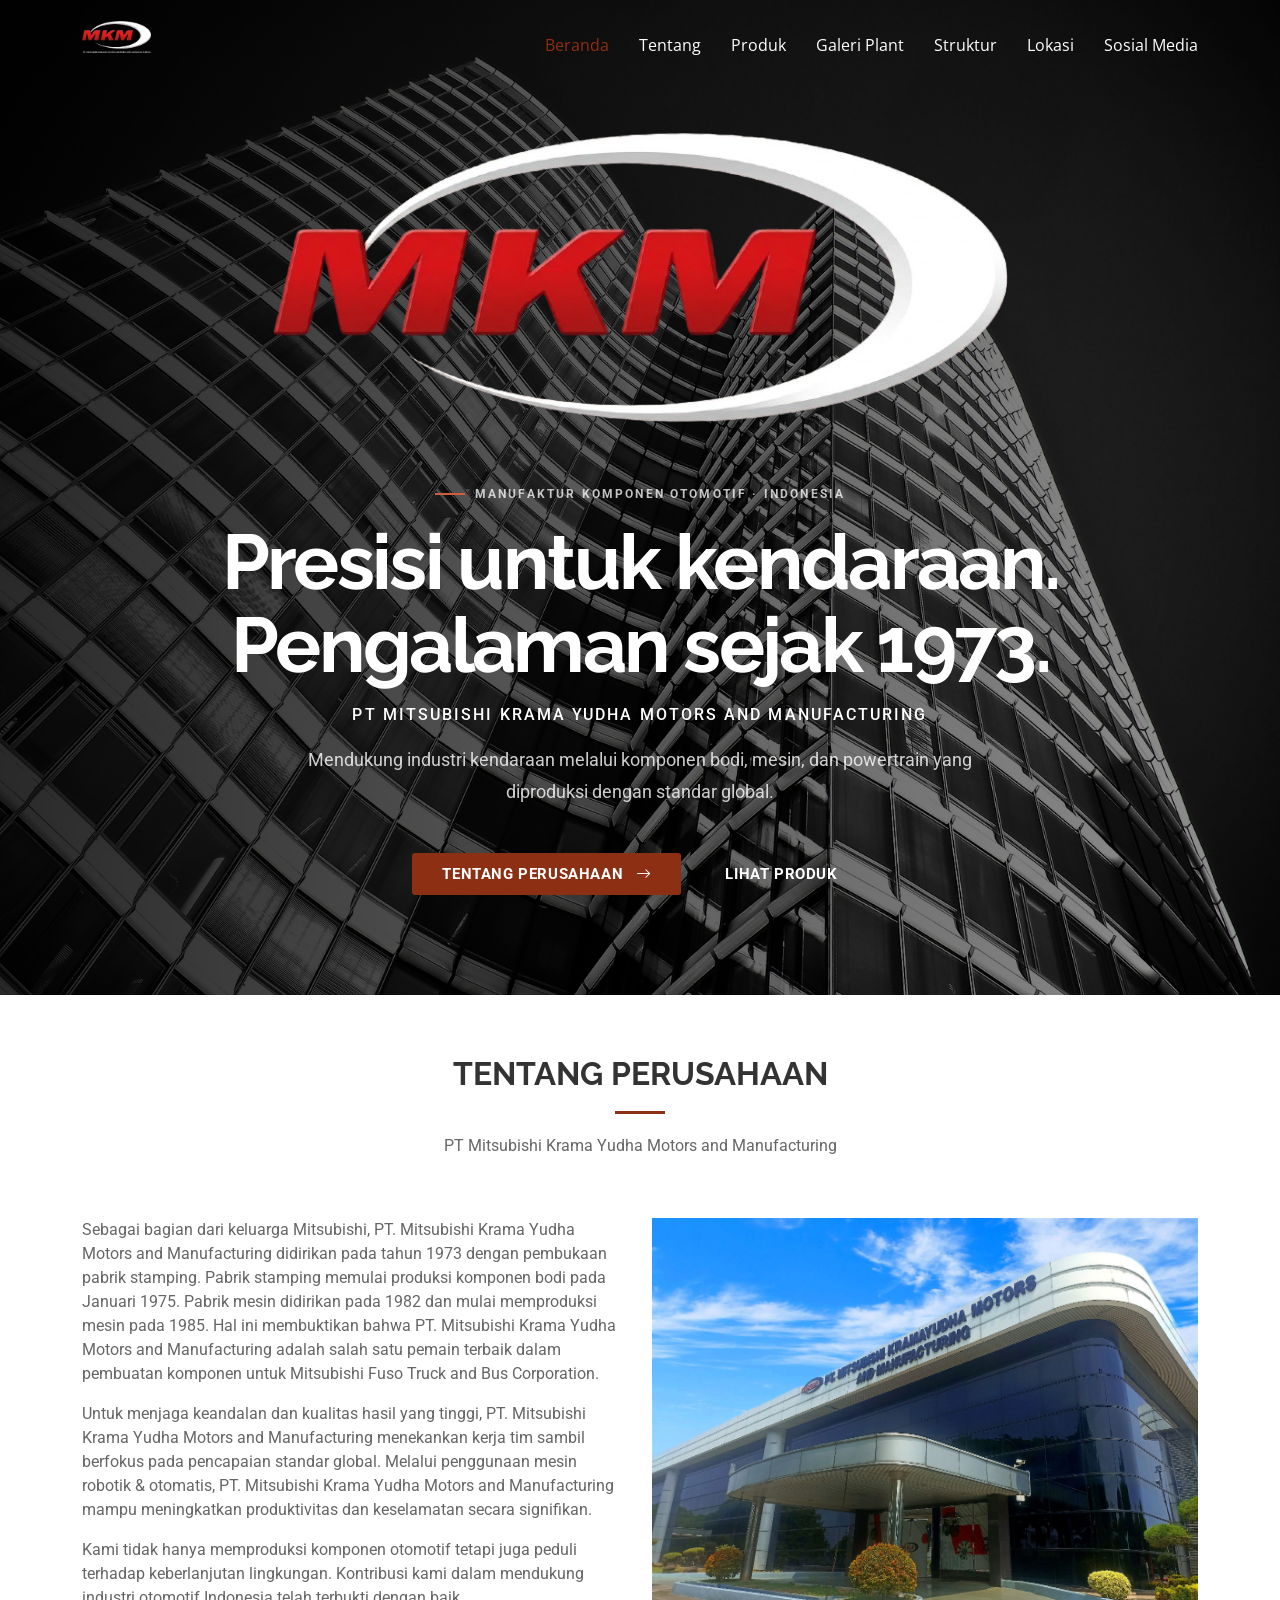
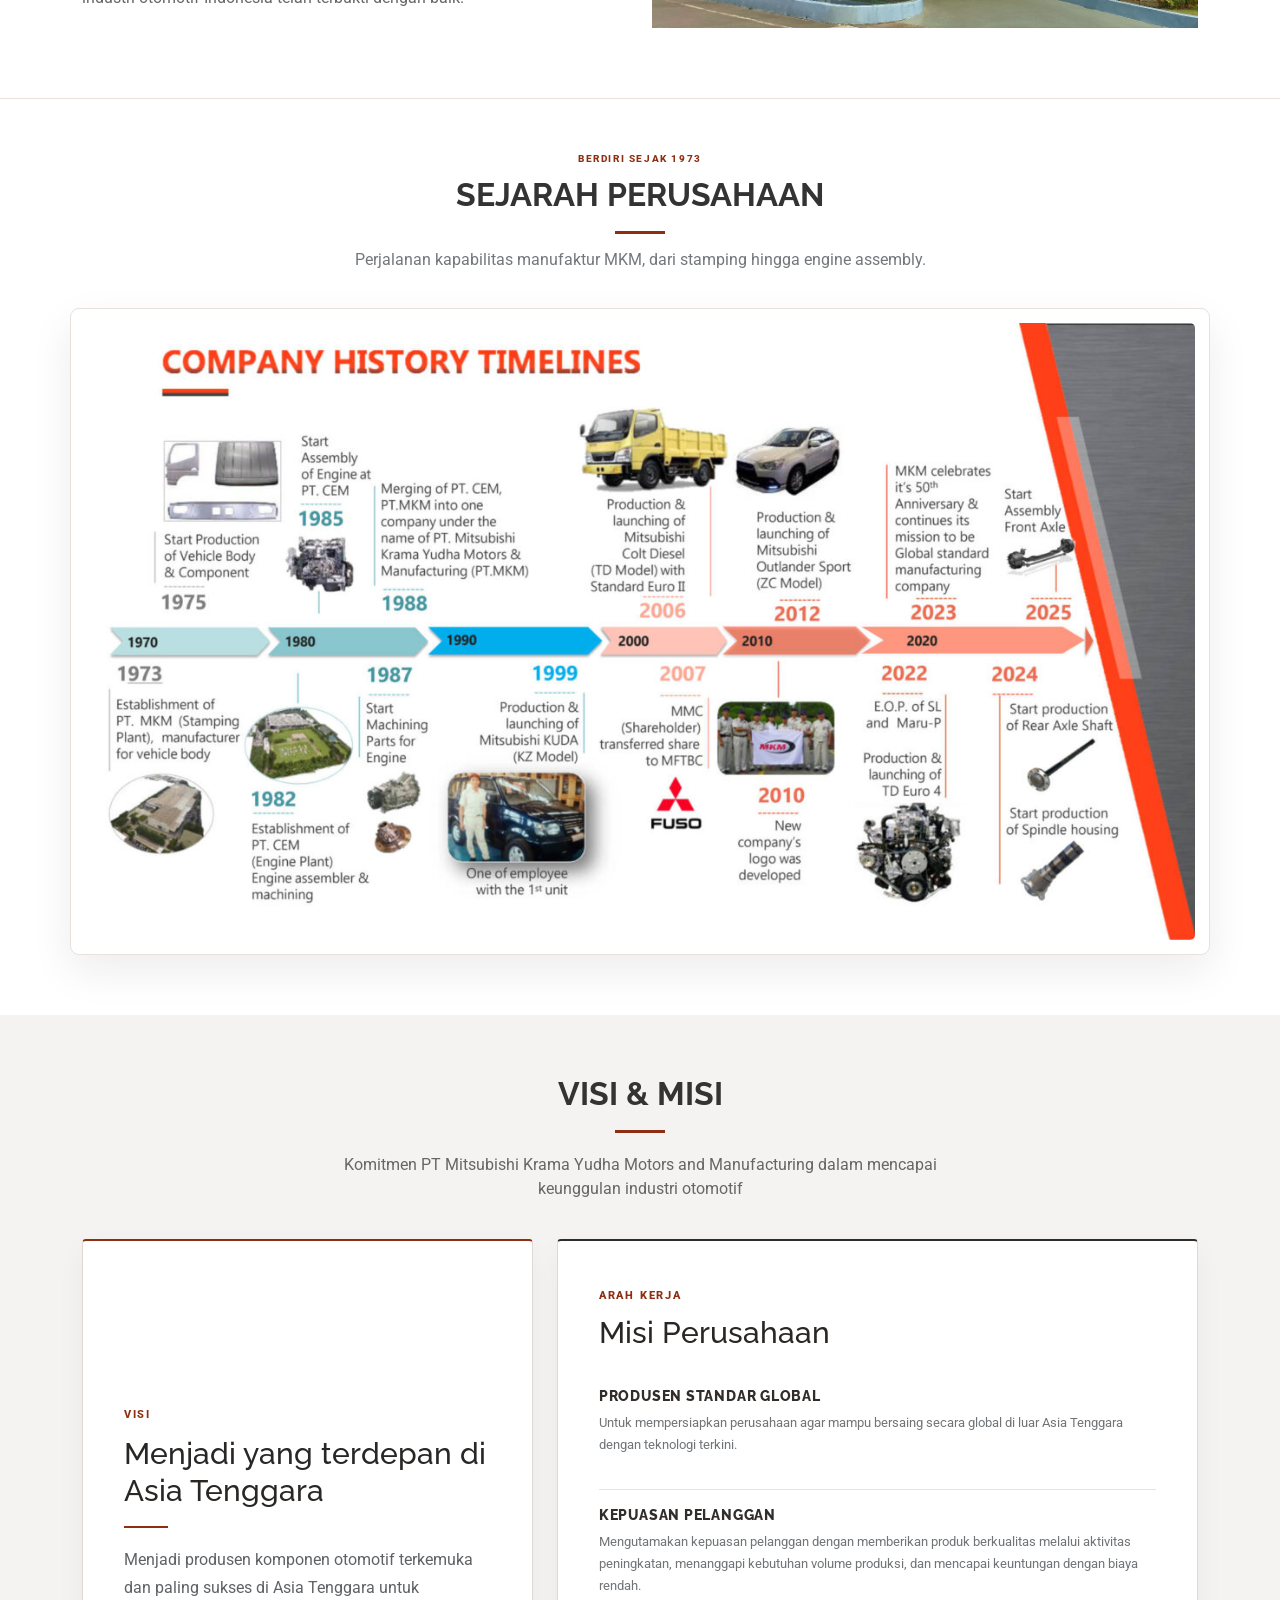
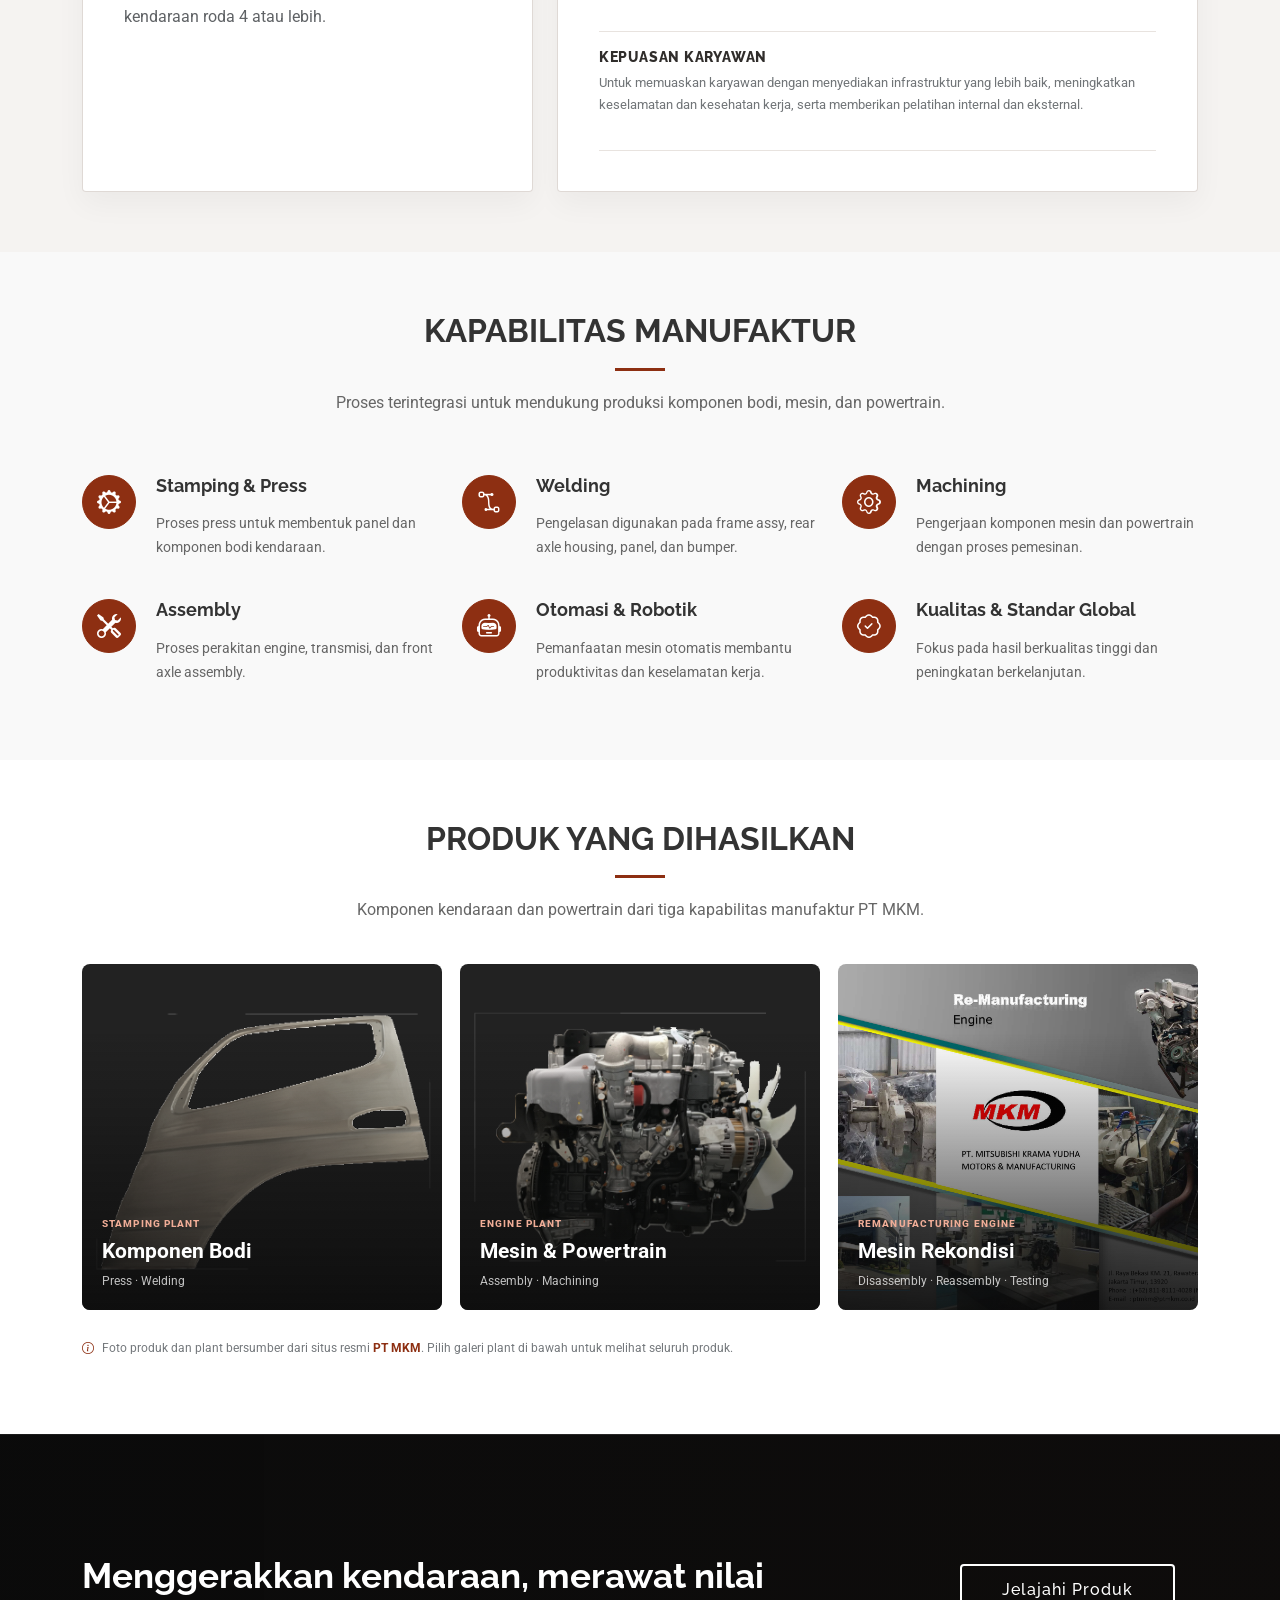
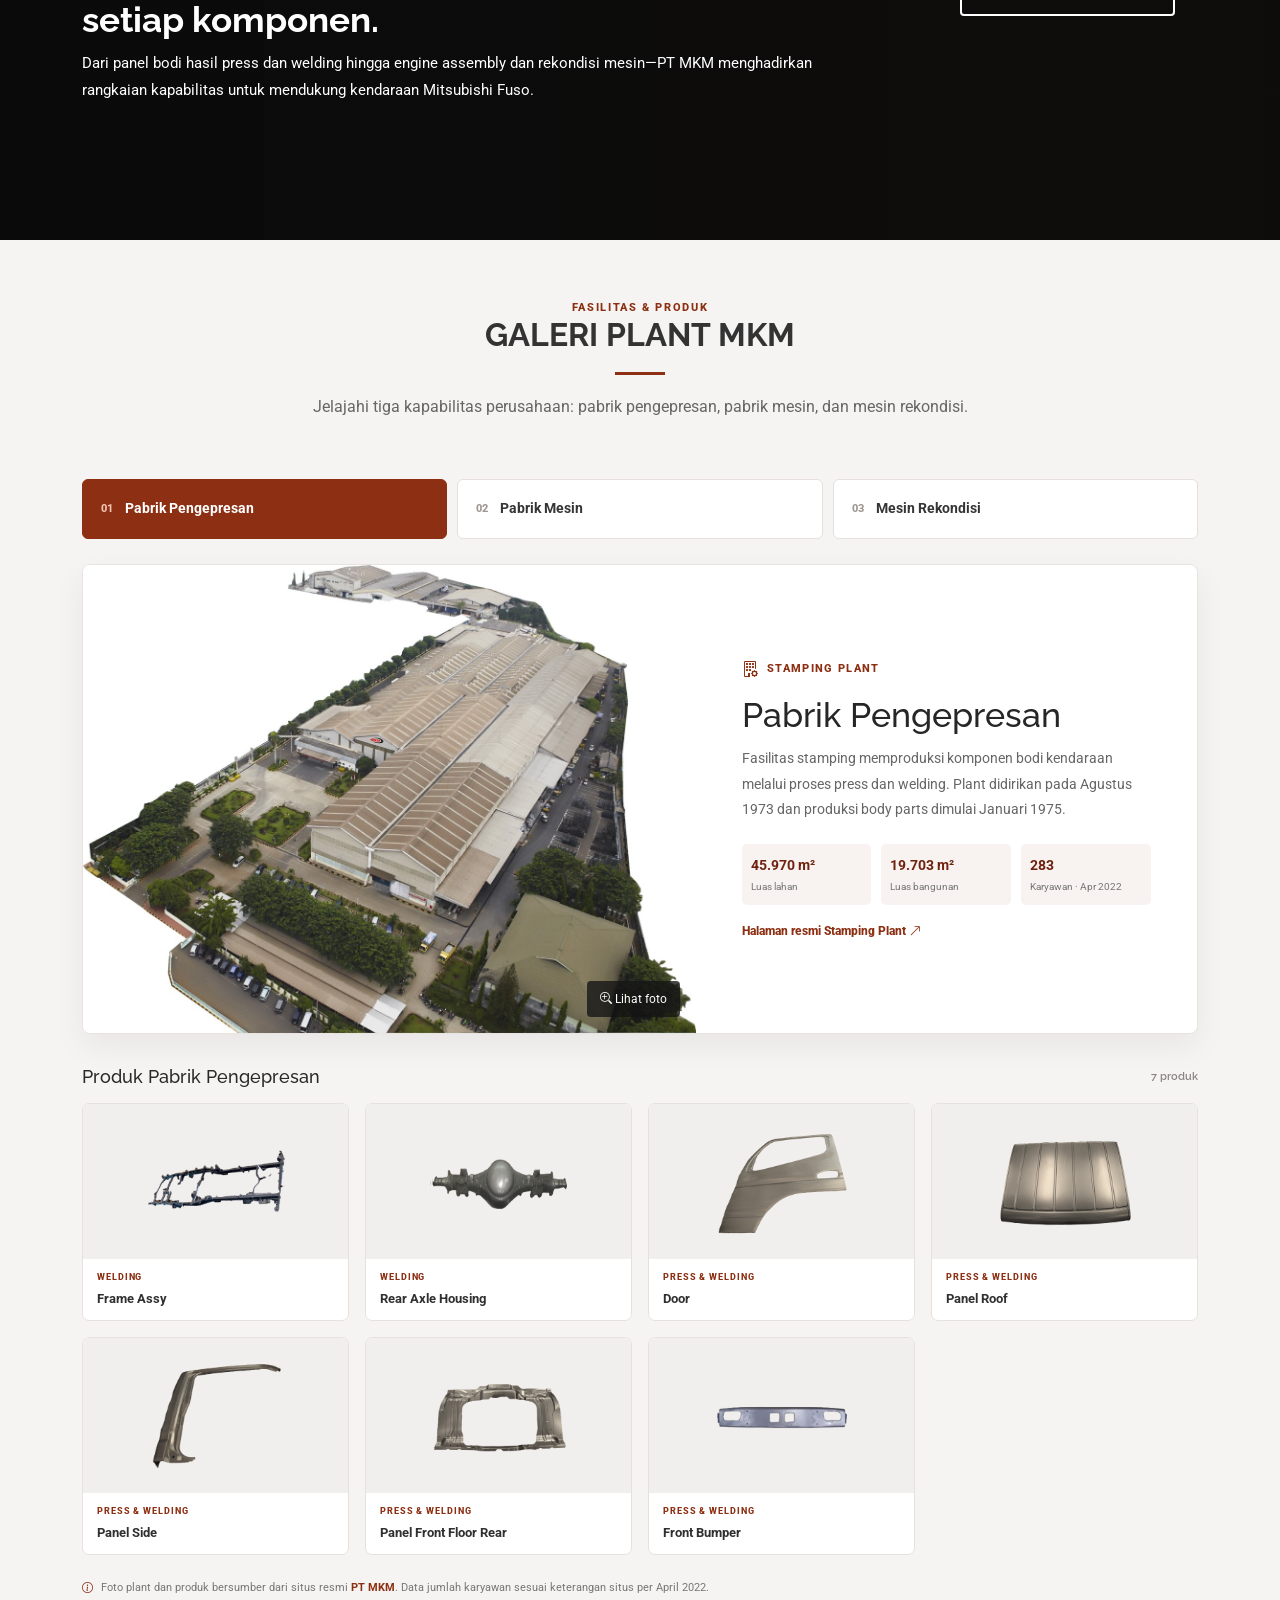
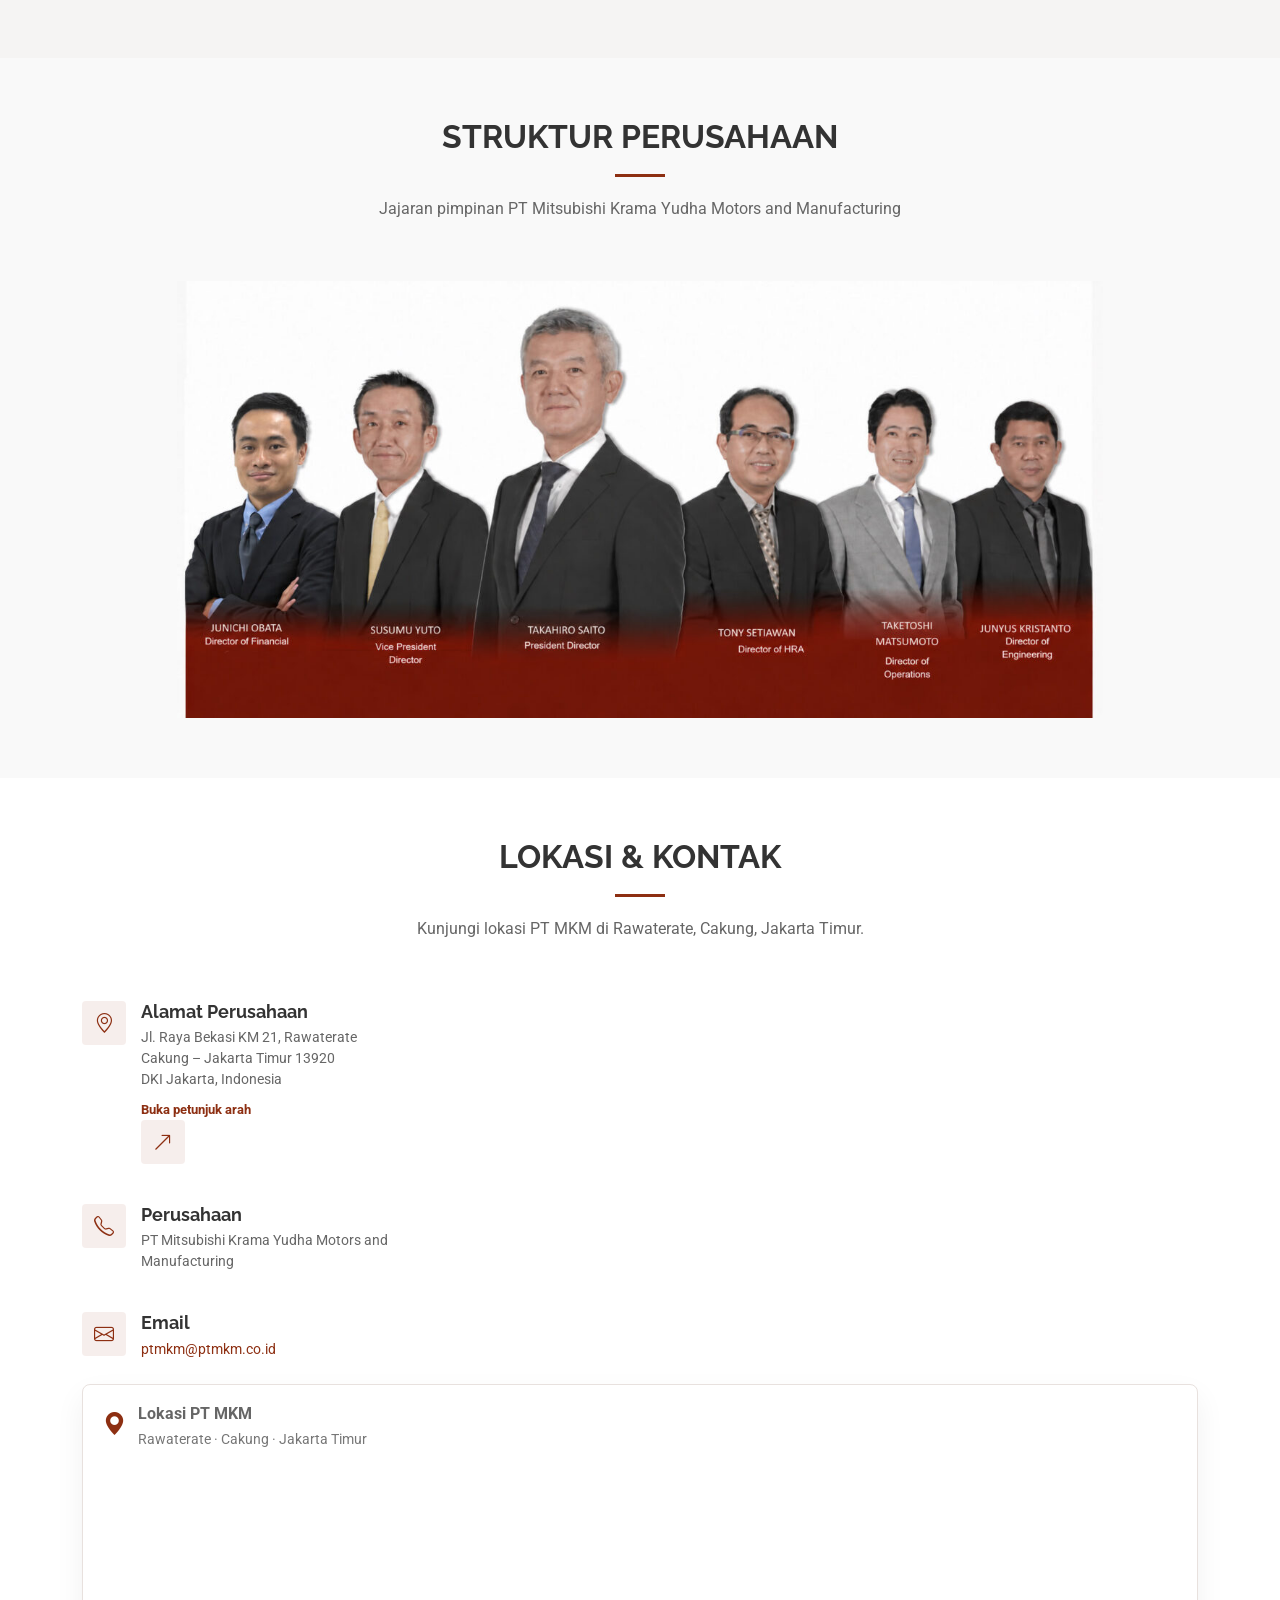
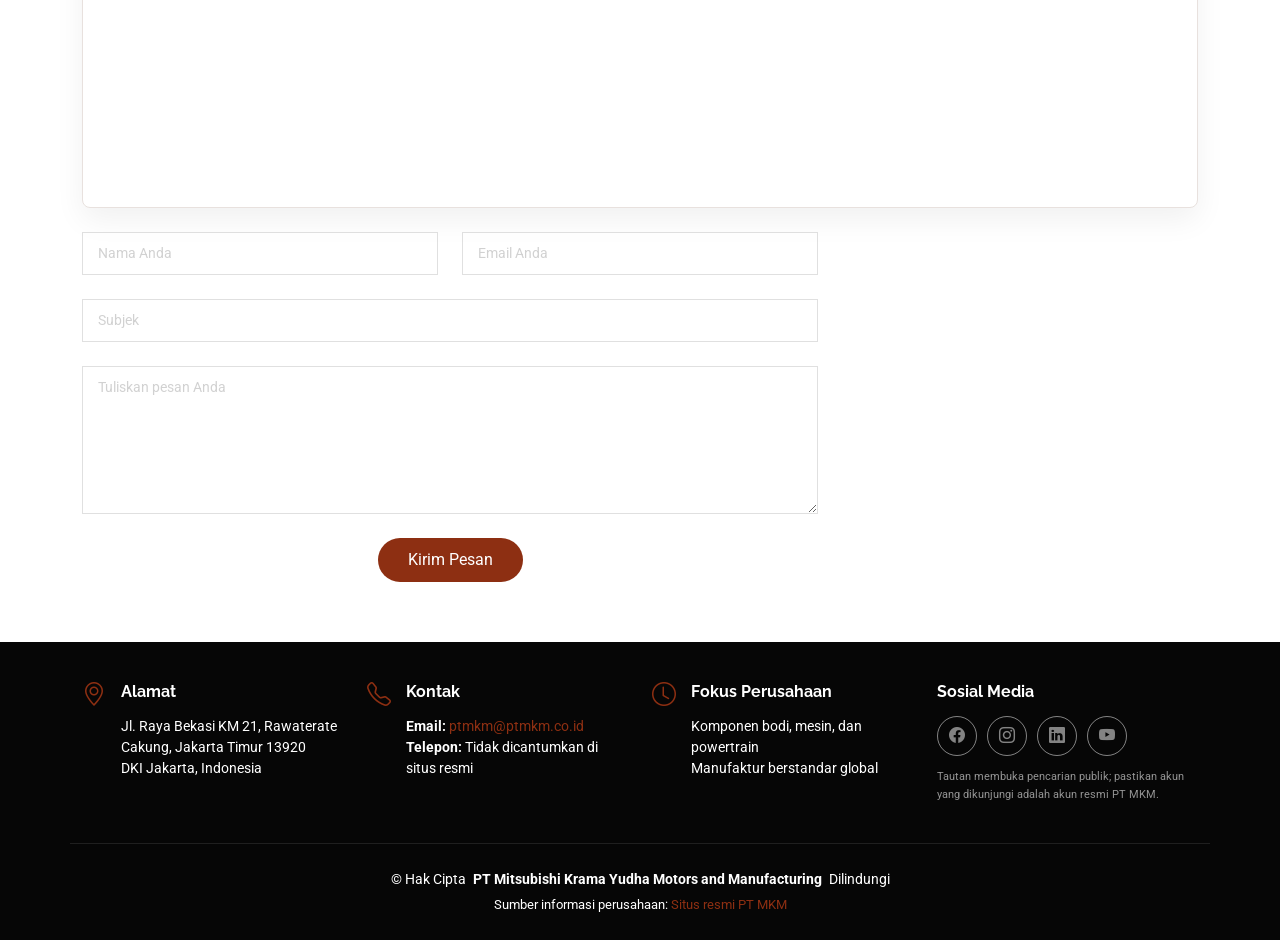
<file: index.html>
<!DOCTYPE html>
<html lang="id">

<head>
  <meta charset="utf-8">
  <meta content="width=device-width, initial-scale=1.0" name="viewport">
  <title>PT Mitsubishi Krama Yudha Motors and Manufacturing</title>
  <meta name="description" content="PT Mitsubishi Krama Yudha Motors and Manufacturing — manufaktur komponen kendaraan dan powertrain sejak 1973.">
  <meta name="keywords" content="PT MKM, Mitsubishi Krama Yudha, stamping, engine plant, komponen otomotif">

  <!-- Favicons -->
  <link href="assets/img/favicon.png" rel="icon">
  <link href="assets/img/apple-touch-icon.png" rel="apple-touch-icon">

  <!-- Fonts -->
  <link href="https://fonts.googleapis.com" rel="preconnect">
  <link href="https://fonts.gstatic.com" rel="preconnect" crossorigin>
  <link href="https://fonts.googleapis.com/css2?family=Roboto:ital,wght@0,100;0,300;0,400;0,500;0,700;0,900;1,100;1,300;1,400;1,500;1,700;1,900&family=Open+Sans:ital,wght@0,300;0,400;0,500;0,600;0,700;0,800;1,300;1,400;1,500;1,600;1,700;1,800&family=Raleway:ital,wght@0,100;0,200;0,300;0,400;0,500;0,600;0,700;0,800;0,900;1,100;1,200;1,300;1,400;1,500;1,600;1,700;1,800;1,900&display=swap" rel="stylesheet">

  <!-- Vendor CSS Files -->
  <link href="assets/vendor/bootstrap/css/bootstrap.min.css" rel="stylesheet">
  <link href="assets/vendor/bootstrap-icons/bootstrap-icons.css" rel="stylesheet">
  <link href="assets/vendor/aos/aos.css" rel="stylesheet">
  <link href="assets/vendor/glightbox/css/glightbox.min.css" rel="stylesheet">
  <link href="assets/vendor/swiper/swiper-bundle.min.css" rel="stylesheet">

  <!-- Main CSS File -->
  <link href="assets/css/main.css" rel="stylesheet">

  <!-- =======================================================
  * Template Name: Imperial
  * Template URL: https://bootstrapmade.com/imperial-free-onepage-bootstrap-theme/
  * Updated: Oct 08 2024 with Bootstrap v5.3.3
  * Author: BootstrapMade.com
  * License: https://bootstrapmade.com/license/
  ======================================================== -->
</head>

<body class="index-page">

  <header id="header" class="header d-flex align-items-center fixed-top">
    <div class="container-fluid container-xl position-relative d-flex align-items-center justify-content-between">

      <a href="index.html" class="logo d-flex align-items-center">
        <!-- Uncomment the line below if you also wish to use an image logo -->
        <!-- <img src="assets/img/logo-2.png" alt=""> -->
        <img src="assets/img/logo-3.png" class="img-fluid mb-3" alt="">
      </a>

      <nav id="navmenu" class="navmenu">
        <ul>
          <li><a href="#hero" class="active">Beranda</a></li>
          <li><a href="#about">Tentang</a></li>
          <li><a href="#products">Produk</a></li>
          <li><a href="#portfolio">Galeri Plant</a></li>
          <li><a href="#team">Struktur</a></li>
          <li><a href="#contact">Lokasi</a></li>
          <li><a href="#company-social">Sosial Media</a></li>
        </ul>
        <i class="mobile-nav-toggle d-xl-none bi bi-list"></i>
      </nav>

    </div>
  </header>

  <main class="main">

    <!-- Hero Section -->
    <section id="hero" class="hero section dark-background">

      <img src="assets/img/hero-bg.jpg" class="hero-bg" alt="Lingkungan industri otomotif" data-aos="fade-in">

      <div class="container text-center" data-aos="fade-up" data-aos-delay="100">
        <img src="assets/img/logo-4.png" class="img-fluid mb-3" alt="">
        <p class="hero-eyebrow"><span></span> MANUFAKTUR KOMPONEN OTOMOTIF · INDONESIA</p>
        <h2>Presisi untuk kendaraan.<br>Pengalaman sejak 1973.</h2>
        <h3>PT MITSUBISHI KRAMA YUDHA MOTORS AND MANUFACTURING</h3>
        <p class="hero-description">Mendukung industri kendaraan melalui komponen bodi, mesin, dan powertrain yang diproduksi dengan standar global.</p>
        <div>
          <a href="#about" class="cta-btn">Tentang Perusahaan <i class="bi bi-arrow-right"></i></a>
          <a href="#products" class="cta-btn2">Lihat Produk</a>
        </div>
      </div>

    </section><!-- /Hero Section -->

    <!-- About Section -->
   <section id="about" class="about section">

  <!-- Section Title -->
  <div class="container section-title" data-aos="fade-up">
    <h2>Tentang Perusahaan</h2>
    <p>PT Mitsubishi Krama Yudha Motors and Manufacturing</p>
  </div>
  <!-- End Section Title -->

  <div class="container">

    <div class="row gy-4">

      <div class="col-lg-6 order-1 order-lg-2"
           data-aos="fade-up" data-aos-delay="100">
        <img src="assets/img/About-Company.jpg"
             class="img-fluid" alt="PT Mitsubishi Krama Yudha Motors and Manufacturing">
      </div>

      <div class="col-lg-6 order-2 order-lg-1 content"
           data-aos="fade-up" data-aos-delay="200">

        <p>
          Sebagai bagian dari keluarga Mitsubishi, PT. Mitsubishi Krama
          Yudha Motors and Manufacturing didirikan pada tahun 1973 dengan
          pembukaan pabrik stamping. Pabrik stamping memulai produksi
          komponen bodi pada Januari 1975. Pabrik mesin didirikan pada
          1982 dan mulai memproduksi mesin pada 1985. Hal ini membuktikan bahwa PT. Mitsubishi
          Krama Yudha Motors and Manufacturing adalah salah satu pemain
          terbaik dalam pembuatan komponen untuk Mitsubishi Fuso Truck
          and Bus Corporation.
        </p>

        <p>
          Untuk menjaga keandalan dan kualitas hasil yang tinggi,
          PT. Mitsubishi Krama Yudha Motors and Manufacturing menekankan
          kerja tim sambil berfokus pada pencapaian standar global.
          Melalui penggunaan mesin robotik &amp; otomatis, PT. Mitsubishi
          Krama Yudha Motors and Manufacturing mampu meningkatkan
          produktivitas dan keselamatan secara signifikan.
        </p>

        <p>
          Kami tidak hanya memproduksi komponen otomotif tetapi juga
          peduli terhadap keberlanjutan lingkungan. Kontribusi kami
          dalam mendukung industri otomotif Indonesia telah terbukti
          dengan baik.
        </p>

      </div>

    </div>

  </div>


<!-- Sejarah Perusahaan -->
<div class="about-history section-title" data-aos="fade-up">

  <div class="history-heading">
    <span class="history-kicker">BERDIRI SEJAK 1973</span>
    <h2>Sejarah Perusahaan</h2>
    <p>Perjalanan kapabilitas manufaktur MKM, dari stamping hingga engine assembly.</p>
  </div>

  <div class="history-image" data-aos="fade-up" data-aos-delay="100">
    <img src="assets/img/sejarah-perusahaan.jpg" alt="Garis waktu sejarah PT Mitsubishi Krama Yudha Motors and Manufacturing" class="img-fluid">
  </div>

</div>
<!-- End Sejarah Perusahaan -->
</section>
<!-- /About Section -->

<!-- Vision & Mission Section -->
<section id="visi-misi" class="visi-misi section light-background">

  <div class="container section-title" data-aos="fade-up">
    <h2>Visi &amp; Misi</h2>
    <p>
      Komitmen PT Mitsubishi Krama Yudha Motors and Manufacturing
      dalam mencapai keunggulan industri otomotif
    </p>
  </div>

  <div class="container">
    <div class="row gy-4 align-items-stretch">

      <!-- Vision Card -->
      <div class="col-lg-5" data-aos="fade-up" data-aos-delay="100">
        <div class="vm-card vision-card h-100">

          <div class="vm-heading-label"><span class="vm-label">VISI</span></div>
          <h3>Menjadi yang terdepan di Asia Tenggara</h3>
          <div class="vm-divider"></div>

          <p>
            Menjadi produsen komponen otomotif terkemuka dan paling
            sukses di Asia Tenggara untuk kendaraan roda 4 atau lebih.
          </p>

        </div>
      </div>

      <!-- Mission Card -->
      <div class="col-lg-7" data-aos="fade-up" data-aos-delay="200">
        <div class="vm-card mission-card h-100">

          <div class="vm-heading">
            <div>
              <span class="vm-label">ARAH KERJA</span>
              <h3>Misi Perusahaan</h3>
            </div>
          </div>

          <!-- Mission 1 -->
          <div class="mission-item">
            <div class="mission-content">
              <h4>Produsen Standar Global</h4>
              <p>
                Untuk mempersiapkan perusahaan agar mampu bersaing
                secara global di luar Asia Tenggara dengan teknologi
                terkini.
              </p>
            </div>
          </div>

          <!-- Mission 2 -->
          <div class="mission-item">
            <div class="mission-content">
              <h4>Kepuasan Pelanggan</h4>
              <p>
                Mengutamakan kepuasan pelanggan dengan memberikan
                produk berkualitas melalui aktivitas peningkatan,
                menanggapi kebutuhan volume produksi, dan mencapai
                keuntungan dengan biaya rendah.
              </p>
            </div>
          </div>

          <!-- Mission 3 -->
          <div class="mission-item">
            <div class="mission-content">
              <h4>Kepuasan Karyawan</h4>
              <p>
                Untuk memuaskan karyawan dengan menyediakan
                infrastruktur yang lebih baik, meningkatkan
                keselamatan dan kesehatan kerja, serta memberikan
                pelatihan internal dan eksternal.
              </p>
            </div>
          </div>

        </div>
      </div>

    </div>
  </div>

</section>
<!-- /Vision & Mission Section -->

    <!-- Services Section -->
    <section id="services" class="services section light-background">

      <!-- Section Title -->
      <div class="container section-title" data-aos="fade-up">
        <h2>Kapabilitas Manufaktur</h2>
        <p>Proses terintegrasi untuk mendukung produksi komponen bodi, mesin, dan powertrain.</p>
      </div><!-- End Section Title -->

      <div class="container">

        <div class="row gy-4">

          <div class="col-lg-4 col-md-6 service-item d-flex" data-aos="fade-up" data-aos-delay="100">
            <div class="icon flex-shrink-0"><i class="bi bi-gear-wide-connected"></i></div>
            <div>
              <h4 class="title"><a href="#products" class="stretched-link">Stamping &amp; Press</a></h4>
              <p class="description">Proses press untuk membentuk panel dan komponen bodi kendaraan.</p>
            </div>
          </div>
          <!-- End Service Item -->

          <div class="col-lg-4 col-md-6 service-item d-flex" data-aos="fade-up" data-aos-delay="200">
            <div class="icon flex-shrink-0"><i class="bi bi-bezier2"></i></div>
            <div>
              <h4 class="title"><a href="#products" class="stretched-link">Welding</a></h4>
              <p class="description">Pengelasan digunakan pada frame assy, rear axle housing, panel, dan bumper.</p>
            </div>
          </div><!-- End Service Item -->

          <div class="col-lg-4 col-md-6 service-item d-flex" data-aos="fade-up" data-aos-delay="300">
            <div class="icon flex-shrink-0"><i class="bi bi-gear"></i></div>
            <div>
              <h4 class="title"><a href="#products" class="stretched-link">Machining</a></h4>
              <p class="description">Pengerjaan komponen mesin dan powertrain dengan proses pemesinan.</p>
            </div>
          </div><!-- End Service Item -->

          <div class="col-lg-4 col-md-6 service-item d-flex" data-aos="fade-up" data-aos-delay="400">
            <div class="icon flex-shrink-0"><i class="bi bi-tools"></i></div>
            <div>
              <h4 class="title"><a href="#products" class="stretched-link">Assembly</a></h4>
              <p class="description">Proses perakitan engine, transmisi, dan front axle assembly.</p>
            </div>
          </div><!-- End Service Item -->

          <div class="col-lg-4 col-md-6 service-item d-flex" data-aos="fade-up" data-aos-delay="500">
            <div class="icon flex-shrink-0"><i class="bi bi-robot"></i></div>
            <div>
              <h4 class="title"><a href="#about" class="stretched-link">Otomasi &amp; Robotik</a></h4>
              <p class="description">Pemanfaatan mesin otomatis membantu produktivitas dan keselamatan kerja.</p>
            </div>
          </div><!-- End Service Item -->

          <div class="col-lg-4 col-md-6 service-item d-flex" data-aos="fade-up" data-aos-delay="600">
            <div class="icon flex-shrink-0"><i class="bi bi-patch-check"></i></div>
            <div>
              <h4 class="title"><a href="#visi-misi" class="stretched-link">Kualitas &amp; Standar Global</a></h4>
              <p class="description">Fokus pada hasil berkualitas tinggi dan peningkatan berkelanjutan.</p>
            </div>
          </div><!-- End Service Item -->

        </div>

      </div>

    </section><!-- /Services Section -->

    <!-- Products Section -->
    <section id="products" class="products section">
      <div class="container section-title" data-aos="fade-up">
        <h2>Produk yang Dihasilkan</h2>
        <p>Komponen kendaraan dan powertrain dari tiga kapabilitas manufaktur PT MKM.</p>
      </div>
      <div class="container">
        <div class="product-overview-grid">
          <a href="#portfolio" class="product-overview-card"><img src="assets/img/mkm/stamping-door.png" alt="Komponen bodi hasil stamping MKM"><span><small>STAMPING PLANT</small><strong>Komponen Bodi</strong><em>Press · Welding</em></span></a>
          <a href="#portfolio" class="product-overview-card"><img src="assets/img/mkm/engine-assy.png" alt="Engine assembly hasil produksi MKM"><span><small>ENGINE PLANT</small><strong>Mesin &amp; Powertrain</strong><em>Assembly · Machining</em></span></a>
          <a href="#portfolio" class="product-overview-card"><img src="assets/img/mkm/remanufacturing-engine.jpg" alt="Mesin hasil remanufacturing di MKM"><span><small>REMANUFACTURING ENGINE</small><strong>Mesin Rekondisi</strong><em>Disassembly · Reassembly · Testing</em></span></a>
        </div>
        <p class="product-source"><i class="bi bi-info-circle"></i> Foto produk dan plant bersumber dari situs resmi <a href="https://www.ptmkm.co.id/" target="_blank" rel="noopener">PT MKM</a>. Pilih galeri plant di bawah untuk melihat seluruh produk.</p>
      </div>
    </section><!-- /Products Section -->

    <!-- Call To Action Section -->
    <section id="call-to-action" class="call-to-action section dark-background">

      <img src="assets/img/hero-bg.jpg" alt="Fasilitas manufaktur komponen kendaraan PT MKM">

      <div class="container">

        <div class="row" data-aos="zoom-in" data-aos-delay="100">
          <div class="col-xl-9 text-center text-xl-start">
            <h3>Menggerakkan kendaraan, merawat nilai setiap komponen.</h3>
            <p>Dari panel bodi hasil press dan welding hingga engine assembly dan rekondisi mesin—PT MKM menghadirkan rangkaian kapabilitas untuk mendukung kendaraan Mitsubishi Fuso.</p>
          </div>
          <div class="col-xl-3 cta-btn-container text-center">
            <a class="cta-btn align-middle" href="#products">Jelajahi Produk</a>
          </div>
        </div>

      </div>

    </section><!-- /Call To Action Section -->

    <!-- MKM Plant Gallery -->
    <section id="portfolio" class="mkm-plants section">
      <div class="container section-title" data-aos="fade-up">
        <p class="plant-eyebrow">FASILITAS &amp; PRODUK</p>
        <h2>Galeri Plant MKM</h2>
        <p>Jelajahi tiga kapabilitas perusahaan: pabrik pengepresan, pabrik mesin, dan mesin rekondisi.</p>
      </div>

      <div class="container">
        <div class="plant-tabs" role="tablist" aria-label="Pilih galeri plant PT MKM">
          <button class="plant-tab active" type="button" role="tab" aria-selected="true" aria-controls="plant-stamping" data-plant-tab="stamping"><span>01</span> Pabrik Pengepresan</button>
          <button class="plant-tab" type="button" role="tab" aria-selected="false" aria-controls="plant-engine" data-plant-tab="engine"><span>02</span> Pabrik Mesin</button>
          <button class="plant-tab" type="button" role="tab" aria-selected="false" aria-controls="plant-reman" data-plant-tab="reman"><span>03</span> Mesin Rekondisi</button>
        </div>

        <article class="plant-panel active" id="plant-stamping" role="tabpanel" data-plant-panel="stamping">
          <div class="plant-feature">
            <a class="plant-feature-image glightbox" href="assets/img/mkm/stamping-plant.jpg" data-gallery="mkm-stamping">
              <img src="assets/img/mkm/stamping-plant.jpg" alt="Foto fasilitas pabrik pengepresan PT MKM">
              <span class="image-zoom"><i class="bi bi-zoom-in"></i> Lihat foto</span>
            </a>
            <div class="plant-feature-copy">
              <span class="plant-label"><i class="bi bi-building-gear"></i> STAMPING PLANT</span>
              <h3>Pabrik Pengepresan</h3>
              <p>Fasilitas stamping memproduksi komponen bodi kendaraan melalui proses press dan welding. Plant didirikan pada Agustus 1973 dan produksi body parts dimulai Januari 1975.</p>
              <div class="plant-stats"><div><strong>45.970 m²</strong><span>Luas lahan</span></div><div><strong>19.703 m²</strong><span>Luas bangunan</span></div><div><strong>283</strong><span>Karyawan · Apr 2022</span></div></div>
              <a class="official-link" href="https://www.ptmkm.co.id/mkm-sites/stamping-plant/" target="_blank" rel="noopener">Halaman resmi Stamping Plant <i class="bi bi-arrow-up-right"></i></a>
            </div>
          </div>
          <h4 class="plant-products-title">Produk Pabrik Pengepresan <span>7 produk</span></h4>
          <div class="row g-3 plant-product-grid">
            <div class="col-6 col-md-4 col-xl-3"><a class="plant-product glightbox" href="assets/img/mkm/stamping-frame.png" data-gallery="mkm-stamping"><img src="assets/img/mkm/stamping-frame.png" alt="Foto Frame Assy dari situs PT MKM"><span><small>WELDING</small><strong>Frame Assy</strong></span></a></div>
            <div class="col-6 col-md-4 col-xl-3"><a class="plant-product glightbox" href="assets/img/mkm/stamping-axle-housing.png" data-gallery="mkm-stamping"><img src="assets/img/mkm/stamping-axle-housing.png" alt="Foto Rear Axle Housing dari situs PT MKM"><span><small>WELDING</small><strong>Rear Axle Housing</strong></span></a></div>
            <div class="col-6 col-md-4 col-xl-3"><a class="plant-product glightbox" href="assets/img/mkm/stamping-door.png" data-gallery="mkm-stamping"><img src="assets/img/mkm/stamping-door.png" alt="Foto Door dari situs PT MKM"><span><small>PRESS &amp; WELDING</small><strong>Door</strong></span></a></div>
            <div class="col-6 col-md-4 col-xl-3"><a class="plant-product glightbox" href="assets/img/mkm/stamping-roof.png" data-gallery="mkm-stamping"><img src="assets/img/mkm/stamping-roof.png" alt="Foto Panel Roof dari situs PT MKM"><span><small>PRESS &amp; WELDING</small><strong>Panel Roof</strong></span></a></div>
            <div class="col-6 col-md-4 col-xl-3"><a class="plant-product glightbox" href="assets/img/mkm/stamping-side.png" data-gallery="mkm-stamping"><img src="assets/img/mkm/stamping-side.png" alt="Foto Panel Side dari situs PT MKM"><span><small>PRESS &amp; WELDING</small><strong>Panel Side</strong></span></a></div>
            <div class="col-6 col-md-4 col-xl-3"><a class="plant-product glightbox" href="assets/img/mkm/stamping-floor.png" data-gallery="mkm-stamping"><img src="assets/img/mkm/stamping-floor.png" alt="Foto Panel Front Floor Rear dari situs PT MKM"><span><small>PRESS &amp; WELDING</small><strong>Panel Front Floor Rear</strong></span></a></div>
            <div class="col-6 col-md-4 col-xl-3"><a class="plant-product glightbox" href="assets/img/mkm/stamping-bumper.png" data-gallery="mkm-stamping"><img src="assets/img/mkm/stamping-bumper.png" alt="Foto Front Bumper dari situs PT MKM"><span><small>PRESS &amp; WELDING</small><strong>Front Bumper</strong></span></a></div>
          </div>
        </article>

        <article class="plant-panel" id="plant-engine" role="tabpanel" data-plant-panel="engine" hidden>
          <div class="plant-feature">
            <a class="plant-feature-image glightbox" href="assets/img/mkm/engine-plant.jpg" data-gallery="mkm-engine"><img src="assets/img/mkm/engine-plant.jpg" alt="Foto fasilitas pabrik mesin PT MKM"><span class="image-zoom"><i class="bi bi-zoom-in"></i> Lihat foto</span></a>
            <div class="plant-feature-copy">
              <span class="plant-label"><i class="bi bi-gear-wide-connected"></i> ENGINE PLANT</span>
              <h3>Pabrik Mesin</h3>
              <p>Engine Plant mengerjakan perakitan mesin dan powertrain serta machining komponen. Pabrik didirikan pada 1982 dan produksi mesin dimulai pada 1985.</p>
              <div class="plant-stats"><div><strong>86.465 m²</strong><span>Luas lahan</span></div><div><strong>20.532 m²</strong><span>Luas bangunan</span></div><div><strong>205</strong><span>Karyawan · Apr 2022</span></div></div>
              <a class="official-link" href="https://www.ptmkm.co.id/mkm-sites/engine-plant/" target="_blank" rel="noopener">Halaman resmi Engine Plant <i class="bi bi-arrow-up-right"></i></a>
            </div>
          </div>
          <h4 class="plant-products-title">Produk Pabrik Mesin <span>12 produk</span></h4>
          <div class="row g-3 plant-product-grid">
            <div class="col-6 col-md-4 col-xl-3"><a class="plant-product glightbox" href="assets/img/mkm/engine-assy.png" data-gallery="mkm-engine"><img src="assets/img/mkm/engine-assy.png" alt="Foto Engine Assy dari situs PT MKM"><span><small>ASSEMBLING</small><strong>Engine Assy</strong></span></a></div>
            <div class="col-6 col-md-4 col-xl-3"><a class="plant-product glightbox" href="assets/img/mkm/engine-transmission-assy.png" data-gallery="mkm-engine"><img src="assets/img/mkm/engine-transmission-assy.png" alt="Foto Transmission Assy dari situs PT MKM"><span><small>ASSEMBLING</small><strong>Transmission Assy</strong></span></a></div>
            <div class="col-6 col-md-4 col-xl-3"><a class="plant-product glightbox" href="assets/img/mkm/engine-front-axle-assy.png" data-gallery="mkm-engine"><img src="assets/img/mkm/engine-front-axle-assy.png" alt="Foto Front Axle Assy dari situs PT MKM"><span><small>ASSEMBLING</small><strong>Front Axle Assy</strong></span></a></div>
            <div class="col-6 col-md-4 col-xl-3"><a class="plant-product glightbox" href="assets/img/mkm/engine-crankcase.jpg" data-gallery="mkm-engine"><img src="assets/img/mkm/engine-crankcase.jpg" alt="Foto Crankcase dari situs PT MKM"><span><small>MACHINING</small><strong>Crankcase</strong></span></a></div>
            <div class="col-6 col-md-4 col-xl-3"><a class="plant-product glightbox" href="assets/img/mkm/engine-timing-gear.png" data-gallery="mkm-engine"><img src="assets/img/mkm/engine-timing-gear.png" alt="Foto Timing Gear Case dari situs PT MKM"><span><small>MACHINING</small><strong>Timing Gear Case</strong></span></a></div>
            <div class="col-6 col-md-4 col-xl-3"><a class="plant-product glightbox" href="assets/img/mkm/engine-differential.png" data-gallery="mkm-engine"><img src="assets/img/mkm/engine-differential.png" alt="Foto Differential Case dari situs PT MKM"><span><small>MACHINING</small><strong>Differential Case</strong></span></a></div>
            <div class="col-6 col-md-4 col-xl-3"><a class="plant-product glightbox" href="assets/img/mkm/engine-transmission-case.png" data-gallery="mkm-engine"><img src="assets/img/mkm/engine-transmission-case.png" alt="Foto Transmission Case dari situs PT MKM"><span><small>MACHINING</small><strong>Transmission Case</strong></span></a></div>
            <div class="col-6 col-md-4 col-xl-3"><a class="plant-product glightbox" href="assets/img/mkm/engine-clutch-housing.png" data-gallery="mkm-engine"><img src="assets/img/mkm/engine-clutch-housing.png" alt="Foto Clutch Housing dari situs PT MKM"><span><small>MACHINING</small><strong>Clutch Housing</strong></span></a></div>
            <div class="col-6 col-md-4 col-xl-3"><a class="plant-product glightbox" href="assets/img/mkm/engine-front-axle.png" data-gallery="mkm-engine"><img src="assets/img/mkm/engine-front-axle.png" alt="Foto Front Axle dari situs PT MKM"><span><small>MACHINING</small><strong>Front Axle</strong></span></a></div>
            <div class="col-6 col-md-4 col-xl-3"><a class="plant-product glightbox" href="assets/img/mkm/engine-flange.png" data-gallery="mkm-engine"><img src="assets/img/mkm/engine-flange.png" alt="Foto Flange Companion dari situs PT MKM"><span><small>MACHINING</small><strong>Flange Companion</strong></span></a></div>
            <div class="col-6 col-md-4 col-xl-3"><a class="plant-product glightbox" href="assets/img/mkm/engine-spindle.png" data-gallery="mkm-engine"><img src="assets/img/mkm/engine-spindle.png" alt="Foto Spindle Housing dari situs PT MKM"><span><small>MACHINING</small><strong>Spindle Housing</strong></span></a></div>
            <div class="col-6 col-md-4 col-xl-3"><a class="plant-product glightbox" href="assets/img/mkm/engine-rear-axle.png" data-gallery="mkm-engine"><img src="assets/img/mkm/engine-rear-axle.png" alt="Foto Rear Axle Shaft dari situs PT MKM"><span><small>MACHINING</small><strong>Rear Axle Shaft</strong></span></a></div>
          </div>
        </article>

        <article class="plant-panel" id="plant-reman" role="tabpanel" data-plant-panel="reman" hidden>
          <div class="plant-feature">
            <a class="plant-feature-image glightbox" href="assets/img/mkm/remanufacturing-engine.jpg" data-gallery="mkm-reman"><img src="assets/img/mkm/remanufacturing-engine.jpg" alt="Foto fasilitas remanufacturing engine PT MKM"><span class="image-zoom"><i class="bi bi-zoom-in"></i> Lihat foto</span></a>
            <div class="plant-feature-copy">
              <span class="plant-label"><i class="bi bi-arrow-repeat"></i> REMANUFACTURING ENGINE</span>
              <h3>Mesin Rekondisi</h3>
              <p>Fasilitas remanufacturing melakukan pembongkaran, pemeriksaan, pembersihan, perakitan kembali, dan pengujian mesin sebelum siap digunakan kembali.</p>
              <a class="official-link" href="https://www.ptmkm.co.id/remanufacturing-engine/" target="_blank" rel="noopener">Halaman resmi Remanufacturing Engine <i class="bi bi-arrow-up-right"></i></a>
            </div>
          </div>
          <h4 class="plant-products-title">Tahapan remanufacturing <span>10 tahapan</span></h4>
          <a class="reman-process glightbox" href="assets/img/mkm/remanufacturing-process.jpg" data-gallery="mkm-reman"><img src="assets/img/mkm/remanufacturing-process.jpg" alt="Diagram tahapan remanufacturing engine PT MKM"><span><i class="bi bi-zoom-in"></i> Perbesar diagram proses</span></a>
        </article>

        <p class="plant-source"><i class="bi bi-info-circle"></i> Foto plant dan produk bersumber dari situs resmi <a href="https://www.ptmkm.co.id/" target="_blank" rel="noopener">PT MKM</a>. Data jumlah karyawan sesuai keterangan situs per April 2022.</p>
      </div>
    </section><!-- /MKM Plant Gallery -->

    <!-- Team Section -->
  <section id="team" class="team section light-background">

  <!-- Section Title -->
  <div class="container section-title" data-aos="fade-up">
    <h2>Struktur Perusahaan</h2>
    <p>
      Jajaran pimpinan PT Mitsubishi Krama Yudha Motors and Manufacturing
    </p>
  </div>
  <!-- End Section Title -->

  <div class="container" data-aos="fade-up" data-aos-delay="100">

    <div class="row justify-content-center">
      <div class="col-lg-10 col-md-12">

        <div class="team-organization-image">
          <img
            src="assets/img/organisasi-badan.jpg"
            class="img-fluid"
            alt="Badan Organisasi PT Mitsubishi Krama Yudha Motors and Manufacturing"
          >
        </div>

      </div>
    </div>

  </div>

</section><!-- /Team Section -->

    <!-- Contact Section -->
    <section id="contact" class="contact section">

      <!-- Section Title -->
      <div class="container section-title" data-aos="fade-up">
        <h2>Lokasi &amp; Kontak</h2>
          <p>Kunjungi lokasi PT MKM di Rawaterate, Cakung, Jakarta Timur.</p>
      </div><!-- End Section Title -->

      <div class="container" data-aos="fade" data-aos-delay="100">

        <div class="row gy-4">

          <div class="col-lg-4">
            <div class="info-item d-flex" data-aos="fade-up" data-aos-delay="200">
              <i class="bi bi-geo-alt flex-shrink-0"></i>
              <div>
                <h3>Alamat Perusahaan</h3>
                <p>Jl. Raya Bekasi KM 21, Rawaterate<br>Cakung – Jakarta Timur 13920<br>DKI Jakarta, Indonesia</p>
                <a class="map-directions" href="https://www.google.com/maps/search/?api=1&amp;query=PT+Mitsubishi+Krama+Yudha+Motors+and+Manufacturing" target="_blank" rel="noopener">Buka petunjuk arah <i class="bi bi-arrow-up-right"></i></a>
              </div>
            </div><!-- End Info Item -->

            <div class="info-item d-flex" data-aos="fade-up" data-aos-delay="300">
              <i class="bi bi-telephone flex-shrink-0"></i>
              <div>
                <h3>Perusahaan</h3>
                <p>PT Mitsubishi Krama Yudha Motors and Manufacturing</p>
              </div>
            </div><!-- End Info Item -->

            <div class="info-item d-flex" data-aos="fade-up" data-aos-delay="400">
              <i class="bi bi-envelope flex-shrink-0"></i>
              <div>
                <h3>Email</h3>
                <p><a href="mailto:ptmkm@ptmkm.co.id">ptmkm@ptmkm.co.id</a></p>
              </div>
            </div><!-- End Info Item -->

          </div>

          <div class="col-12" data-aos="fade-up">
            <div class="company-map">
              <div><i class="bi bi-geo-alt-fill"></i><span><strong>Lokasi PT MKM</strong><small>Rawaterate · Cakung · Jakarta Timur</small></span></div>
              <iframe title="Peta lokasi PT Mitsubishi Krama Yudha Motors and Manufacturing" src="https://www.google.com/maps?q=PT%20Mitsubishi%20Krama%20Yudha%20Motors%20and%20Manufacturing%2C%20Jakarta&output=embed" loading="lazy" referrerpolicy="no-referrer-when-downgrade" allowfullscreen></iframe>
            </div>
          </div>

          <div class="col-lg-8">
            <form action="forms/contact.php" method="post" class="php-email-form" data-aos="fade-up" data-aos-delay="200">
              <div class="row gy-4">

                <div class="col-md-6">
                  <input type="text" name="name" class="form-control" placeholder="Nama Anda" required="">
                </div>

                <div class="col-md-6 ">
                  <input type="email" class="form-control" name="email" placeholder="Email Anda" required="">
                </div>

                <div class="col-md-12">
                  <input type="text" class="form-control" name="subject" placeholder="Subjek" required="">
                </div>

                <div class="col-md-12">
                  <textarea class="form-control" name="message" rows="6" placeholder="Tuliskan pesan Anda" required=""></textarea>
                </div>

                <div class="col-md-12 text-center">
                  <div class="loading">Mengirim pesan...</div>
                  <div class="error-message"></div>
                  <div class="sent-message">Pesan Anda telah dikirim. Terima kasih.</div>

                  <button type="submit">Kirim Pesan</button>
                </div>

              </div>
            </form>
          </div><!-- End Contact Form -->

        </div>

      </div>

    </section><!-- /Contact Section -->

  </main>

  <footer id="footer" class="footer dark-background">

    <div class="container">
      <div class="row gy-3">
        <div class="col-lg-3 col-md-6 d-flex">
          <i class="bi bi-geo-alt icon"></i>
          <div class="address">
            <h4>Alamat</h4>
            <p>Jl. Raya Bekasi KM 21, Rawaterate</p>
            <p>Cakung, Jakarta Timur 13920</p>
            <p>DKI Jakarta, Indonesia</p>
          </div>

        </div>

        <div class="col-lg-3 col-md-6 d-flex">
          <i class="bi bi-telephone icon"></i>
          <div>
            <h4>Kontak</h4>
            <p>
              <strong>Email:</strong> <a href="mailto:ptmkm@ptmkm.co.id">ptmkm@ptmkm.co.id</a><br>
              <strong>Telepon:</strong> Tidak dicantumkan di situs resmi
            </p>
          </div>
        </div>

        <div class="col-lg-3 col-md-6 d-flex">
          <i class="bi bi-clock icon"></i>
          <div>
            <h4>Fokus Perusahaan</h4>
            <p>
              <span>Komponen bodi, mesin, dan powertrain</span><br>
              <span>Manufaktur berstandar global</span>
            </p>
          </div>
        </div>

        <div class="col-lg-3 col-md-6">
          <h4 id="company-social">Sosial Media</h4>
          <div class="social-links d-flex">
            <a href="https://www.facebook.com/search/top?q=PT%20MKM" target="_blank" rel="noopener" aria-label="Cari PT MKM di Facebook"><i class="bi bi-facebook"></i></a>
            <a href="https://www.google.com/search?q=PT+MKM+site%3Ainstagram.com" target="_blank" rel="noopener" aria-label="Cari PT MKM di Instagram"><i class="bi bi-instagram"></i></a>
            <a href="https://www.linkedin.com/search/results/companies/?keywords=PT%20MKM" target="_blank" rel="noopener" aria-label="Cari PT MKM di LinkedIn"><i class="bi bi-linkedin"></i></a>
            <a href="https://www.youtube.com/results?search_query=PT+MKM+Mitsubishi+Krama+Yudha" target="_blank" rel="noopener" aria-label="Cari PT MKM di YouTube"><i class="bi bi-youtube"></i></a>
          </div>
          <p class="social-note">Tautan membuka pencarian publik; pastikan akun yang dikunjungi adalah akun resmi PT MKM.</p>
        </div>

      </div>
    </div>

    <div class="container copyright text-center mt-4">
      <p>© <span>Hak Cipta</span> <strong class="px-1 sitename">PT Mitsubishi Krama Yudha Motors and Manufacturing</strong> <span>Dilindungi</span></p>
      <div class="credits">Sumber informasi perusahaan: <a href="https://www.ptmkm.co.id/" target="_blank" rel="noopener">Situs resmi PT MKM</a></div>
    </div>

  </footer>

  <!-- Scroll Top -->
  <a href="#" id="scroll-top" class="scroll-top d-flex align-items-center justify-content-center"><i class="bi bi-arrow-up-short"></i></a>

  <!-- Preloader -->
  <div id="preloader"></div>

  <!-- Vendor JS Files -->
  <script src="assets/vendor/bootstrap/js/bootstrap.bundle.min.js"></script>
  <script src="assets/vendor/php-email-form/validate.js"></script>
  <script src="assets/vendor/aos/aos.js"></script>
  <script src="assets/vendor/typed.js/typed.umd.js"></script>
  <script src="assets/vendor/glightbox/js/glightbox.min.js"></script>
  <script src="assets/vendor/imagesloaded/imagesloaded.pkgd.min.js"></script>
  <script src="assets/vendor/isotope-layout/isotope.pkgd.min.js"></script>
  <script src="assets/vendor/swiper/swiper-bundle.min.js"></script>

  <!-- Main JS File -->
  <script src="assets/js/main.js"></script>

</body>

</html>
</file>
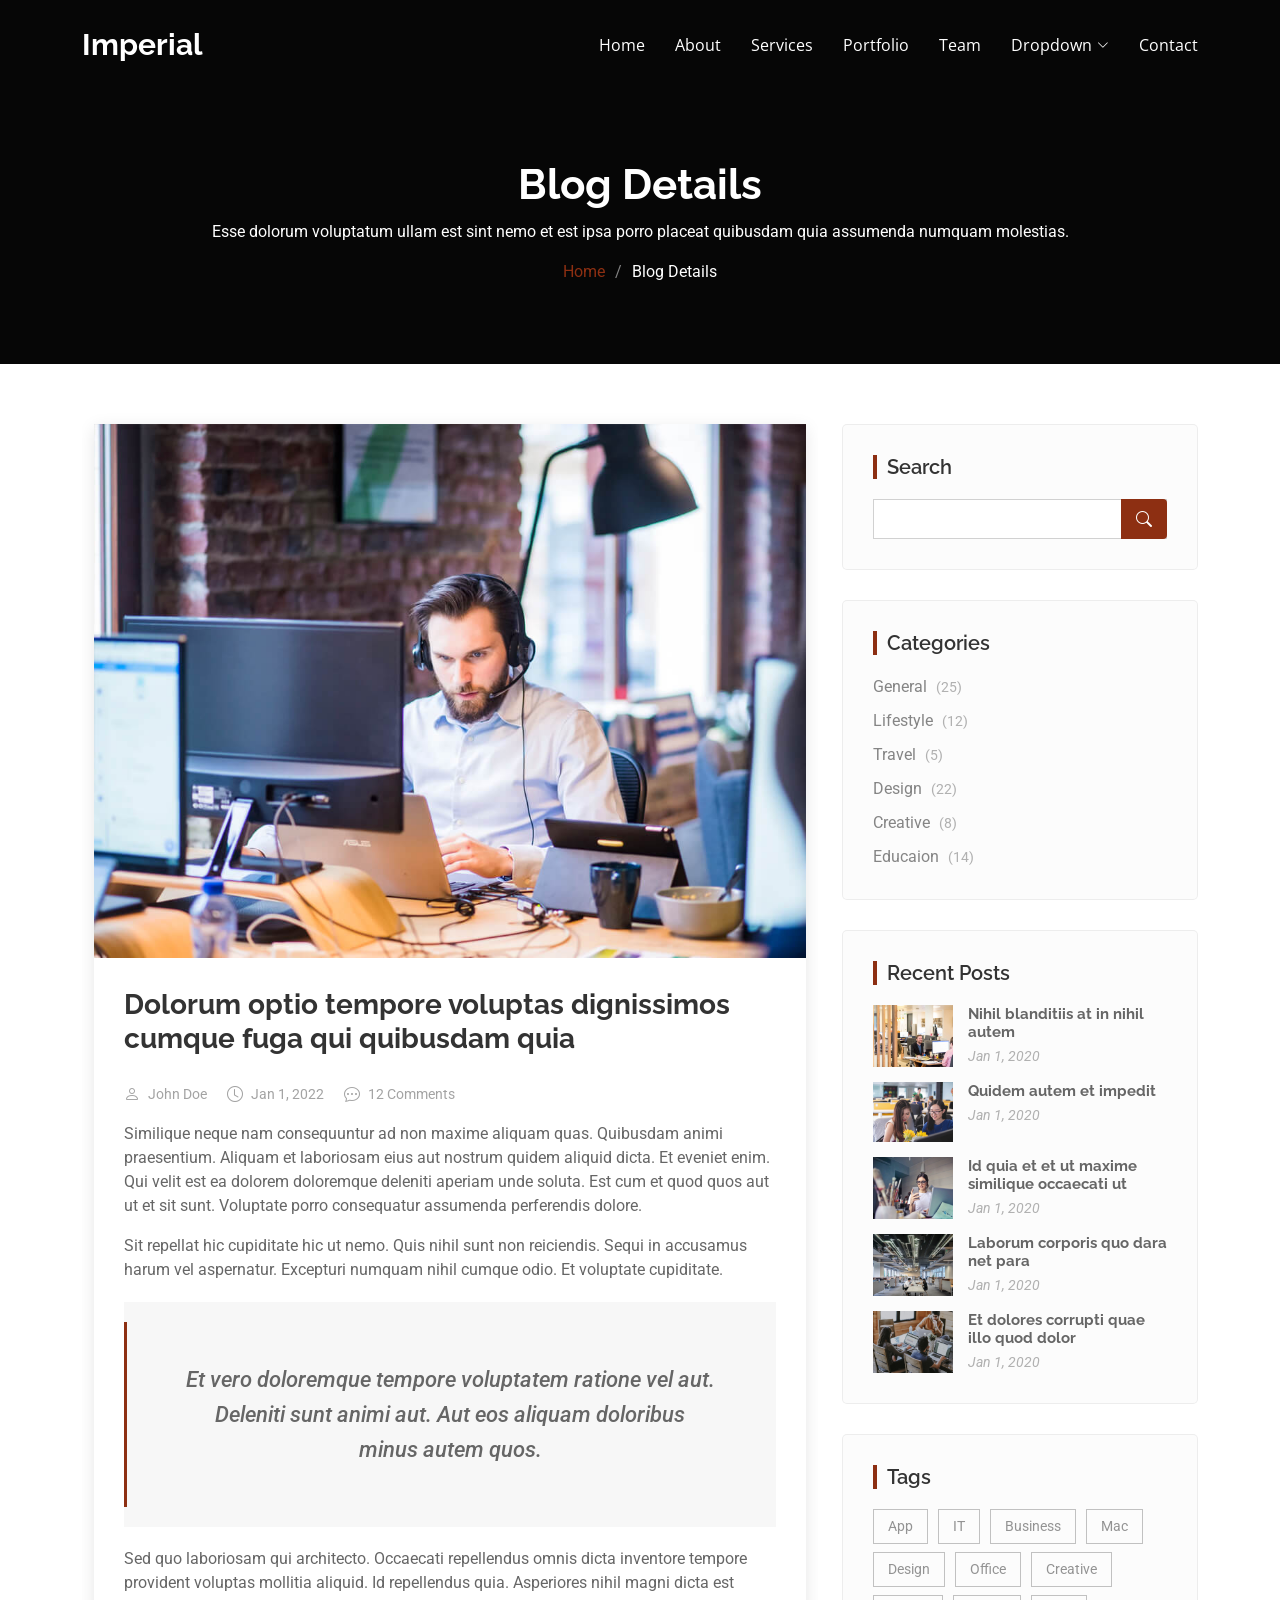
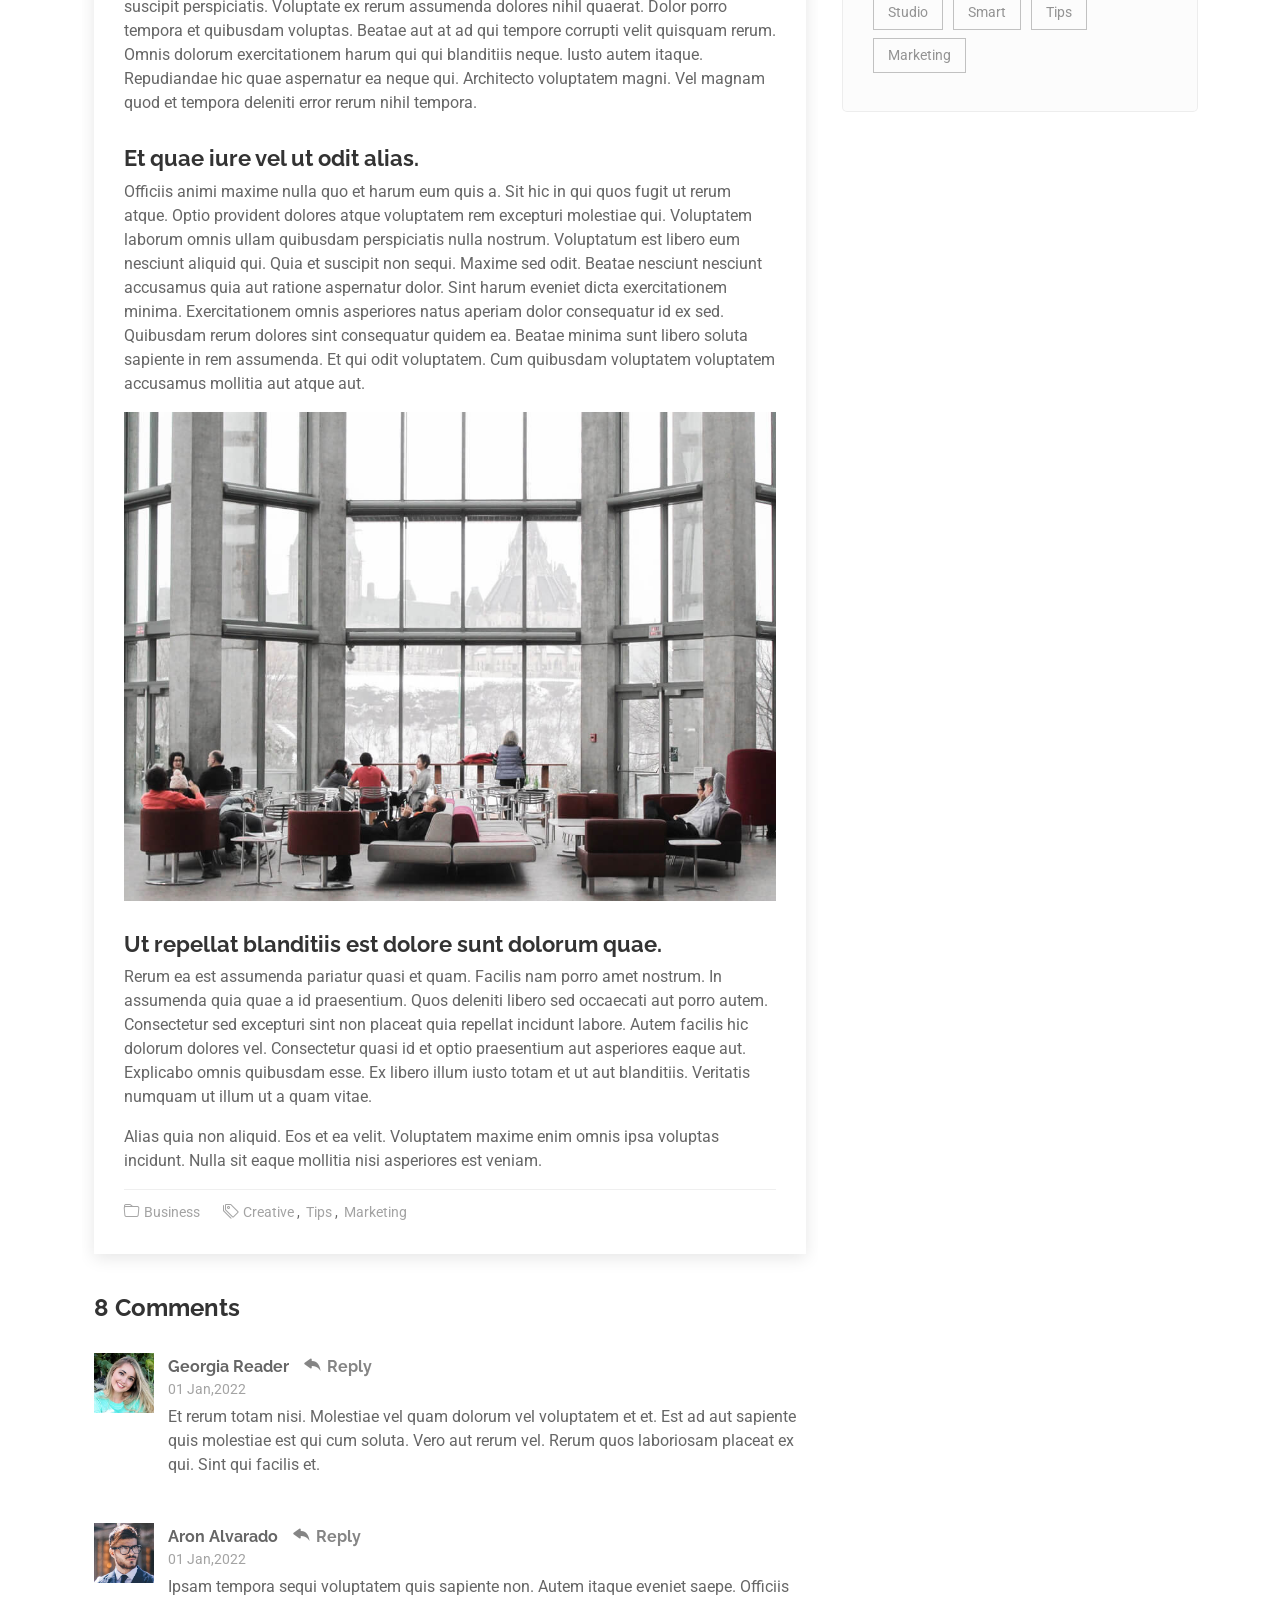
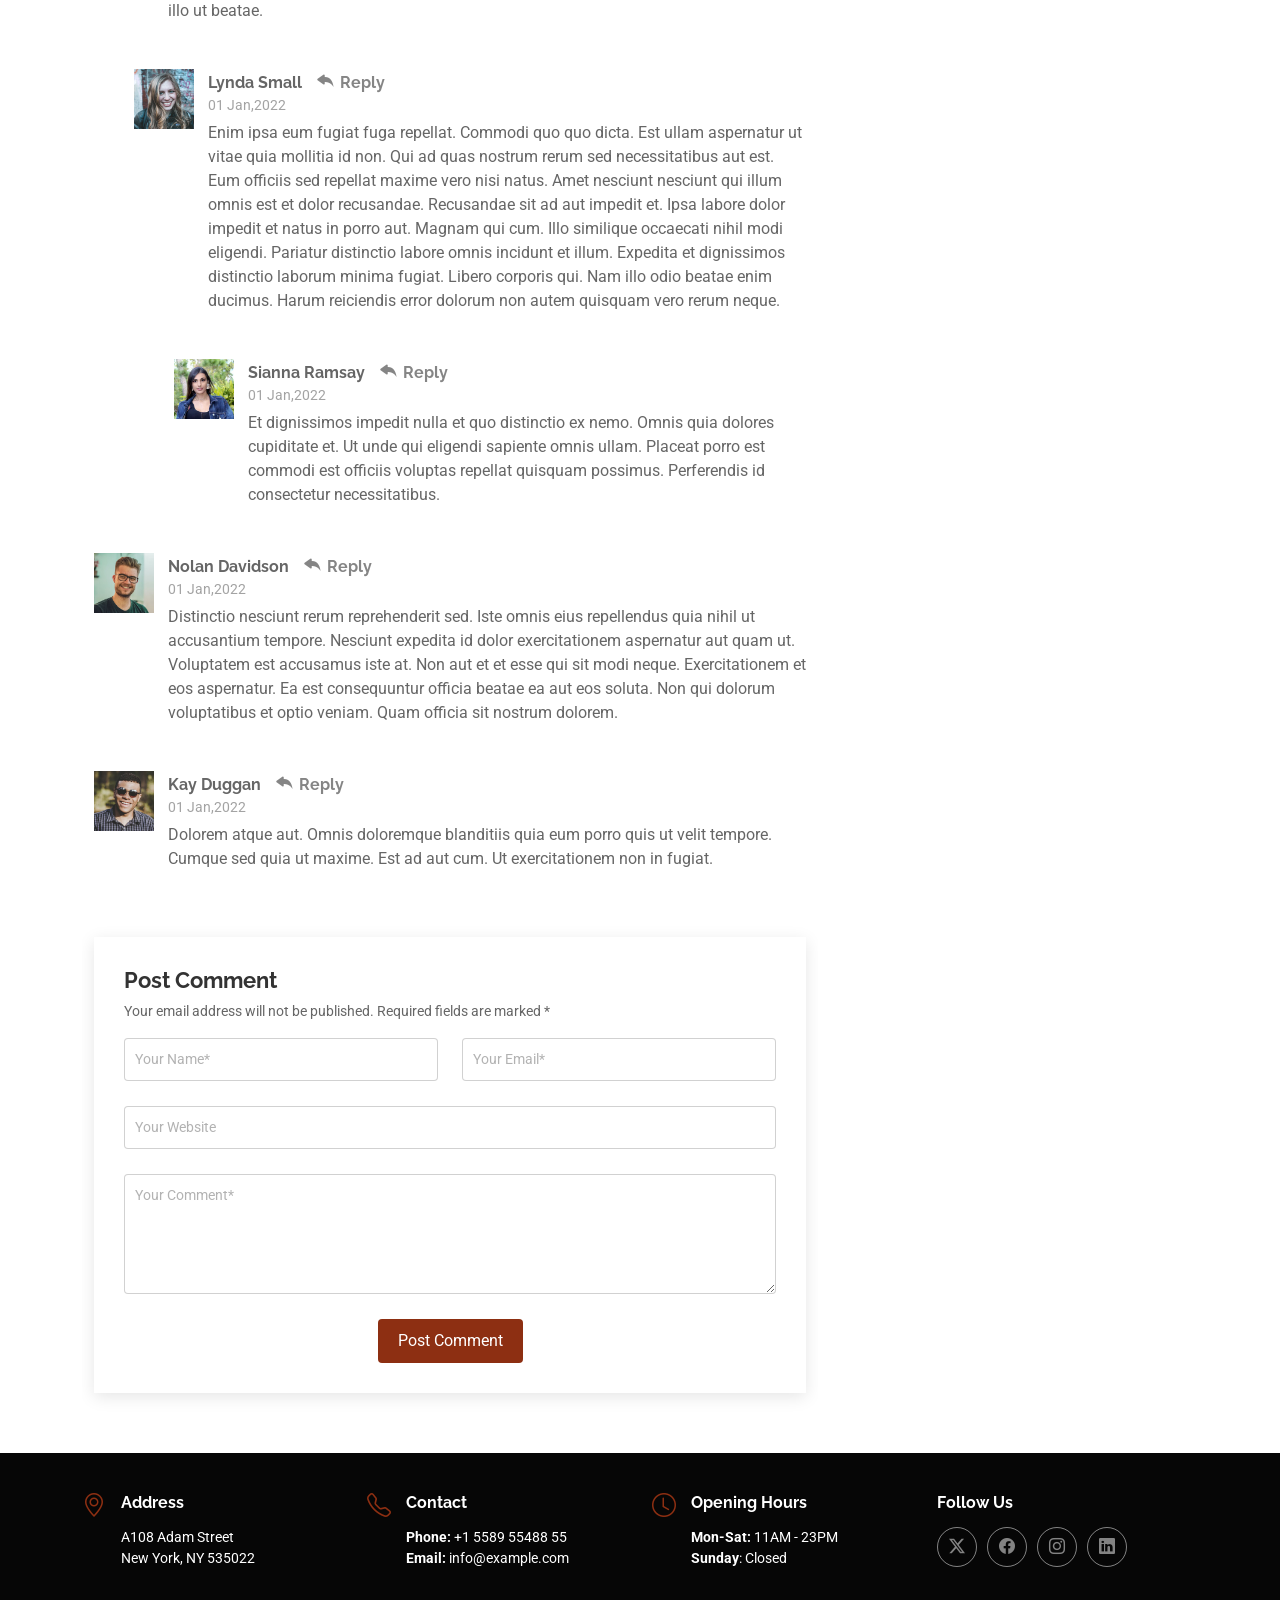
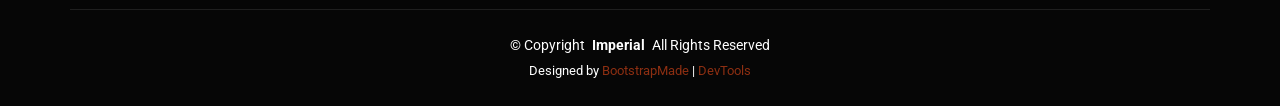
<file: blog-details.html>
<!DOCTYPE html>
<html lang="en">

<head>
  <meta charset="utf-8">
  <meta content="width=device-width, initial-scale=1.0" name="viewport">
  <title>Blog Details - Imperial Bootstrap Template</title>
  <meta name="description" content="">
  <meta name="keywords" content="">

  <!-- Favicons -->
  <link href="assets/img/favicon.png" rel="icon">
  <link href="assets/img/apple-touch-icon.png" rel="apple-touch-icon">

  <!-- Fonts -->
  <link href="https://fonts.googleapis.com" rel="preconnect">
  <link href="https://fonts.gstatic.com" rel="preconnect" crossorigin>
  <link href="https://fonts.googleapis.com/css2?family=Roboto:ital,wght@0,100;0,300;0,400;0,500;0,700;0,900;1,100;1,300;1,400;1,500;1,700;1,900&family=Open+Sans:ital,wght@0,300;0,400;0,500;0,600;0,700;0,800;1,300;1,400;1,500;1,600;1,700;1,800&family=Raleway:ital,wght@0,100;0,200;0,300;0,400;0,500;0,600;0,700;0,800;0,900;1,100;1,200;1,300;1,400;1,500;1,600;1,700;1,800;1,900&display=swap" rel="stylesheet">

  <!-- Vendor CSS Files -->
  <link href="assets/vendor/bootstrap/css/bootstrap.min.css" rel="stylesheet">
  <link href="assets/vendor/bootstrap-icons/bootstrap-icons.css" rel="stylesheet">
  <link href="assets/vendor/aos/aos.css" rel="stylesheet">
  <link href="assets/vendor/glightbox/css/glightbox.min.css" rel="stylesheet">
  <link href="assets/vendor/swiper/swiper-bundle.min.css" rel="stylesheet">

  <!-- Main CSS File -->
  <link href="assets/css/main.css" rel="stylesheet">

  <!-- =======================================================
  * Template Name: Imperial
  * Template URL: https://bootstrapmade.com/imperial-free-onepage-bootstrap-theme/
  * Updated: Oct 08 2024 with Bootstrap v5.3.3
  * Author: BootstrapMade.com
  * License: https://bootstrapmade.com/license/
  ======================================================== -->
</head>

<body class="blog-details-page">

  <header id="header" class="header d-flex align-items-center fixed-top">
    <div class="container-fluid container-xl position-relative d-flex align-items-center justify-content-between">

      <a href="index.html" class="logo d-flex align-items-center">
        <!-- Uncomment the line below if you also wish to use an image logo -->
        <!-- <img src="assets/img/logo-2.png" alt=""> -->
        <h1 class="sitename">Imperial</h1>
      </a>

      <nav id="navmenu" class="navmenu">
        <ul>
          <li><a href="#hero">Home</a></li>
          <li><a href="#about">About</a></li>
          <li><a href="#services">Services</a></li>
          <li><a href="#portfolio">Portfolio</a></li>
          <li><a href="#team">Team</a></li>
          <li class="dropdown"><a href="#"><span>Dropdown</span> <i class="bi bi-chevron-down toggle-dropdown"></i></a>
            <ul>
              <li><a href="#">Dropdown 1</a></li>
              <li class="dropdown"><a href="#"><span>Deep Dropdown</span> <i class="bi bi-chevron-down toggle-dropdown"></i></a>
                <ul>
                  <li><a href="#">Deep Dropdown 1</a></li>
                  <li><a href="#">Deep Dropdown 2</a></li>
                  <li><a href="#">Deep Dropdown 3</a></li>
                  <li><a href="#">Deep Dropdown 4</a></li>
                  <li><a href="#">Deep Dropdown 5</a></li>
                </ul>
              </li>
              <li><a href="#">Dropdown 2</a></li>
              <li><a href="#">Dropdown 3</a></li>
              <li><a href="#">Dropdown 4</a></li>
            </ul>
          </li>
          <li><a href="#contact">Contact</a></li>
        </ul>
        <i class="mobile-nav-toggle d-xl-none bi bi-list"></i>
      </nav>

    </div>
  </header>

  <main class="main">

    <!-- Page Title -->
    <div class="page-title dark-background">
      <div class="container position-relative">
        <h1>Blog Details</h1>
        <p>Esse dolorum voluptatum ullam est sint nemo et est ipsa porro placeat quibusdam quia assumenda numquam molestias.</p>
        <nav class="breadcrumbs">
          <ol>
            <li><a href="index.html">Home</a></li>
            <li class="current">Blog Details</li>
          </ol>
        </nav>
      </div>
    </div><!-- End Page Title -->

    <div class="container">
      <div class="row">

        <div class="col-lg-8">

          <!-- Blog Details Section -->
          <section id="blog-details" class="blog-details section">
            <div class="container">

              <article class="article">

                <div class="post-img">
                  <img src="assets/img/blog/blog-1.jpg" alt="" class="img-fluid">
                </div>

                <h2 class="title">Dolorum optio tempore voluptas dignissimos cumque fuga qui quibusdam quia</h2>

                <div class="meta-top">
                  <ul>
                    <li class="d-flex align-items-center"><i class="bi bi-person"></i> <a href="blog-details.html">John Doe</a></li>
                    <li class="d-flex align-items-center"><i class="bi bi-clock"></i> <a href="blog-details.html"><time datetime="2020-01-01">Jan 1, 2022</time></a></li>
                    <li class="d-flex align-items-center"><i class="bi bi-chat-dots"></i> <a href="blog-details.html">12 Comments</a></li>
                  </ul>
                </div><!-- End meta top -->

                <div class="content">
                  <p>
                    Similique neque nam consequuntur ad non maxime aliquam quas. Quibusdam animi praesentium. Aliquam et laboriosam eius aut nostrum quidem aliquid dicta.
                    Et eveniet enim. Qui velit est ea dolorem doloremque deleniti aperiam unde soluta. Est cum et quod quos aut ut et sit sunt. Voluptate porro consequatur assumenda perferendis dolore.
                  </p>

                  <p>
                    Sit repellat hic cupiditate hic ut nemo. Quis nihil sunt non reiciendis. Sequi in accusamus harum vel aspernatur. Excepturi numquam nihil cumque odio. Et voluptate cupiditate.
                  </p>

                  <blockquote>
                    <p>
                      Et vero doloremque tempore voluptatem ratione vel aut. Deleniti sunt animi aut. Aut eos aliquam doloribus minus autem quos.
                    </p>
                  </blockquote>

                  <p>
                    Sed quo laboriosam qui architecto. Occaecati repellendus omnis dicta inventore tempore provident voluptas mollitia aliquid. Id repellendus quia. Asperiores nihil magni dicta est suscipit perspiciatis. Voluptate ex rerum assumenda dolores nihil quaerat.
                    Dolor porro tempora et quibusdam voluptas. Beatae aut at ad qui tempore corrupti velit quisquam rerum. Omnis dolorum exercitationem harum qui qui blanditiis neque.
                    Iusto autem itaque. Repudiandae hic quae aspernatur ea neque qui. Architecto voluptatem magni. Vel magnam quod et tempora deleniti error rerum nihil tempora.
                  </p>

                  <h3>Et quae iure vel ut odit alias.</h3>
                  <p>
                    Officiis animi maxime nulla quo et harum eum quis a. Sit hic in qui quos fugit ut rerum atque. Optio provident dolores atque voluptatem rem excepturi molestiae qui. Voluptatem laborum omnis ullam quibusdam perspiciatis nulla nostrum. Voluptatum est libero eum nesciunt aliquid qui.
                    Quia et suscipit non sequi. Maxime sed odit. Beatae nesciunt nesciunt accusamus quia aut ratione aspernatur dolor. Sint harum eveniet dicta exercitationem minima. Exercitationem omnis asperiores natus aperiam dolor consequatur id ex sed. Quibusdam rerum dolores sint consequatur quidem ea.
                    Beatae minima sunt libero soluta sapiente in rem assumenda. Et qui odit voluptatem. Cum quibusdam voluptatem voluptatem accusamus mollitia aut atque aut.
                  </p>
                  <img src="assets/img/blog/blog-inside-post.jpg" class="img-fluid" alt="">

                  <h3>Ut repellat blanditiis est dolore sunt dolorum quae.</h3>
                  <p>
                    Rerum ea est assumenda pariatur quasi et quam. Facilis nam porro amet nostrum. In assumenda quia quae a id praesentium. Quos deleniti libero sed occaecati aut porro autem. Consectetur sed excepturi sint non placeat quia repellat incidunt labore. Autem facilis hic dolorum dolores vel.
                    Consectetur quasi id et optio praesentium aut asperiores eaque aut. Explicabo omnis quibusdam esse. Ex libero illum iusto totam et ut aut blanditiis. Veritatis numquam ut illum ut a quam vitae.
                  </p>
                  <p>
                    Alias quia non aliquid. Eos et ea velit. Voluptatem maxime enim omnis ipsa voluptas incidunt. Nulla sit eaque mollitia nisi asperiores est veniam.
                  </p>

                </div><!-- End post content -->

                <div class="meta-bottom">
                  <i class="bi bi-folder"></i>
                  <ul class="cats">
                    <li><a href="#">Business</a></li>
                  </ul>

                  <i class="bi bi-tags"></i>
                  <ul class="tags">
                    <li><a href="#">Creative</a></li>
                    <li><a href="#">Tips</a></li>
                    <li><a href="#">Marketing</a></li>
                  </ul>
                </div><!-- End meta bottom -->

              </article>

            </div>
          </section><!-- /Blog Details Section -->

          <!-- Blog Comments Section -->
          <section id="blog-comments" class="blog-comments section">

            <div class="container">

              <h4 class="comments-count">8 Comments</h4>

              <div id="comment-1" class="comment">
                <div class="d-flex">
                  <div class="comment-img"><img src="assets/img/blog/comments-1.jpg" alt=""></div>
                  <div>
                    <h5><a href="">Georgia Reader</a> <a href="#" class="reply"><i class="bi bi-reply-fill"></i> Reply</a></h5>
                    <time datetime="2020-01-01">01 Jan,2022</time>
                    <p>
                      Et rerum totam nisi. Molestiae vel quam dolorum vel voluptatem et et. Est ad aut sapiente quis molestiae est qui cum soluta.
                      Vero aut rerum vel. Rerum quos laboriosam placeat ex qui. Sint qui facilis et.
                    </p>
                  </div>
                </div>
              </div><!-- End comment #1 -->

              <div id="comment-2" class="comment">
                <div class="d-flex">
                  <div class="comment-img"><img src="assets/img/blog/comments-2.jpg" alt=""></div>
                  <div>
                    <h5><a href="">Aron Alvarado</a> <a href="#" class="reply"><i class="bi bi-reply-fill"></i> Reply</a></h5>
                    <time datetime="2020-01-01">01 Jan,2022</time>
                    <p>
                      Ipsam tempora sequi voluptatem quis sapiente non. Autem itaque eveniet saepe. Officiis illo ut beatae.
                    </p>
                  </div>
                </div>

                <div id="comment-reply-1" class="comment comment-reply">
                  <div class="d-flex">
                    <div class="comment-img"><img src="assets/img/blog/comments-3.jpg" alt=""></div>
                    <div>
                      <h5><a href="">Lynda Small</a> <a href="#" class="reply"><i class="bi bi-reply-fill"></i> Reply</a></h5>
                      <time datetime="2020-01-01">01 Jan,2022</time>
                      <p>
                        Enim ipsa eum fugiat fuga repellat. Commodi quo quo dicta. Est ullam aspernatur ut vitae quia mollitia id non. Qui ad quas nostrum rerum sed necessitatibus aut est. Eum officiis sed repellat maxime vero nisi natus. Amet nesciunt nesciunt qui illum omnis est et dolor recusandae.

                        Recusandae sit ad aut impedit et. Ipsa labore dolor impedit et natus in porro aut. Magnam qui cum. Illo similique occaecati nihil modi eligendi. Pariatur distinctio labore omnis incidunt et illum. Expedita et dignissimos distinctio laborum minima fugiat.

                        Libero corporis qui. Nam illo odio beatae enim ducimus. Harum reiciendis error dolorum non autem quisquam vero rerum neque.
                      </p>
                    </div>
                  </div>

                  <div id="comment-reply-2" class="comment comment-reply">
                    <div class="d-flex">
                      <div class="comment-img"><img src="assets/img/blog/comments-4.jpg" alt=""></div>
                      <div>
                        <h5><a href="">Sianna Ramsay</a> <a href="#" class="reply"><i class="bi bi-reply-fill"></i> Reply</a></h5>
                        <time datetime="2020-01-01">01 Jan,2022</time>
                        <p>
                          Et dignissimos impedit nulla et quo distinctio ex nemo. Omnis quia dolores cupiditate et. Ut unde qui eligendi sapiente omnis ullam. Placeat porro est commodi est officiis voluptas repellat quisquam possimus. Perferendis id consectetur necessitatibus.
                        </p>
                      </div>
                    </div>

                  </div><!-- End comment reply #2-->

                </div><!-- End comment reply #1-->

              </div><!-- End comment #2-->

              <div id="comment-3" class="comment">
                <div class="d-flex">
                  <div class="comment-img"><img src="assets/img/blog/comments-5.jpg" alt=""></div>
                  <div>
                    <h5><a href="">Nolan Davidson</a> <a href="#" class="reply"><i class="bi bi-reply-fill"></i> Reply</a></h5>
                    <time datetime="2020-01-01">01 Jan,2022</time>
                    <p>
                      Distinctio nesciunt rerum reprehenderit sed. Iste omnis eius repellendus quia nihil ut accusantium tempore. Nesciunt expedita id dolor exercitationem aspernatur aut quam ut. Voluptatem est accusamus iste at.
                      Non aut et et esse qui sit modi neque. Exercitationem et eos aspernatur. Ea est consequuntur officia beatae ea aut eos soluta. Non qui dolorum voluptatibus et optio veniam. Quam officia sit nostrum dolorem.
                    </p>
                  </div>
                </div>

              </div><!-- End comment #3 -->

              <div id="comment-4" class="comment">
                <div class="d-flex">
                  <div class="comment-img"><img src="assets/img/blog/comments-6.jpg" alt=""></div>
                  <div>
                    <h5><a href="">Kay Duggan</a> <a href="#" class="reply"><i class="bi bi-reply-fill"></i> Reply</a></h5>
                    <time datetime="2020-01-01">01 Jan,2022</time>
                    <p>
                      Dolorem atque aut. Omnis doloremque blanditiis quia eum porro quis ut velit tempore. Cumque sed quia ut maxime. Est ad aut cum. Ut exercitationem non in fugiat.
                    </p>
                  </div>
                </div>

              </div><!-- End comment #4 -->

            </div>

          </section><!-- /Blog Comments Section -->

          <!-- Comment Form Section -->
          <section id="comment-form" class="comment-form section">
            <div class="container">

              <form action="">

                <h4>Post Comment</h4>
                <p>Your email address will not be published. Required fields are marked * </p>
                <div class="row">
                  <div class="col-md-6 form-group">
                    <input name="name" type="text" class="form-control" placeholder="Your Name*">
                  </div>
                  <div class="col-md-6 form-group">
                    <input name="email" type="text" class="form-control" placeholder="Your Email*">
                  </div>
                </div>
                <div class="row">
                  <div class="col form-group">
                    <input name="website" type="text" class="form-control" placeholder="Your Website">
                  </div>
                </div>
                <div class="row">
                  <div class="col form-group">
                    <textarea name="comment" class="form-control" placeholder="Your Comment*"></textarea>
                  </div>
                </div>

                <div class="text-center">
                  <button type="submit" class="btn btn-primary">Post Comment</button>
                </div>

              </form>

            </div>
          </section><!-- /Comment Form Section -->

        </div>

        <div class="col-lg-4 sidebar">

          <div class="widgets-container">

            <!-- Search Widget -->
            <div class="search-widget widget-item">

              <h3 class="widget-title">Search</h3>
              <form action="">
                <input type="text">
                <button type="submit" title="Search"><i class="bi bi-search"></i></button>
              </form>

            </div><!--/Search Widget -->

            <!-- Categories Widget -->
            <div class="categories-widget widget-item">

              <h3 class="widget-title">Categories</h3>
              <ul class="mt-3">
                <li><a href="#">General <span>(25)</span></a></li>
                <li><a href="#">Lifestyle <span>(12)</span></a></li>
                <li><a href="#">Travel <span>(5)</span></a></li>
                <li><a href="#">Design <span>(22)</span></a></li>
                <li><a href="#">Creative <span>(8)</span></a></li>
                <li><a href="#">Educaion <span>(14)</span></a></li>
              </ul>

            </div><!--/Categories Widget -->

            <!-- Recent Posts Widget -->
            <div class="recent-posts-widget widget-item">

              <h3 class="widget-title">Recent Posts</h3>

              <div class="post-item">
                <img src="assets/img/blog/blog-recent-1.jpg" alt="" class="flex-shrink-0">
                <div>
                  <h4><a href="blog-details.html">Nihil blanditiis at in nihil autem</a></h4>
                  <time datetime="2020-01-01">Jan 1, 2020</time>
                </div>
              </div><!-- End recent post item-->

              <div class="post-item">
                <img src="assets/img/blog/blog-recent-2.jpg" alt="" class="flex-shrink-0">
                <div>
                  <h4><a href="blog-details.html">Quidem autem et impedit</a></h4>
                  <time datetime="2020-01-01">Jan 1, 2020</time>
                </div>
              </div><!-- End recent post item-->

              <div class="post-item">
                <img src="assets/img/blog/blog-recent-3.jpg" alt="" class="flex-shrink-0">
                <div>
                  <h4><a href="blog-details.html">Id quia et et ut maxime similique occaecati ut</a></h4>
                  <time datetime="2020-01-01">Jan 1, 2020</time>
                </div>
              </div><!-- End recent post item-->

              <div class="post-item">
                <img src="assets/img/blog/blog-recent-4.jpg" alt="" class="flex-shrink-0">
                <div>
                  <h4><a href="blog-details.html">Laborum corporis quo dara net para</a></h4>
                  <time datetime="2020-01-01">Jan 1, 2020</time>
                </div>
              </div><!-- End recent post item-->

              <div class="post-item">
                <img src="assets/img/blog/blog-recent-5.jpg" alt="" class="flex-shrink-0">
                <div>
                  <h4><a href="blog-details.html">Et dolores corrupti quae illo quod dolor</a></h4>
                  <time datetime="2020-01-01">Jan 1, 2020</time>
                </div>
              </div><!-- End recent post item-->

            </div><!--/Recent Posts Widget -->

            <!-- Tags Widget -->
            <div class="tags-widget widget-item">

              <h3 class="widget-title">Tags</h3>
              <ul>
                <li><a href="#">App</a></li>
                <li><a href="#">IT</a></li>
                <li><a href="#">Business</a></li>
                <li><a href="#">Mac</a></li>
                <li><a href="#">Design</a></li>
                <li><a href="#">Office</a></li>
                <li><a href="#">Creative</a></li>
                <li><a href="#">Studio</a></li>
                <li><a href="#">Smart</a></li>
                <li><a href="#">Tips</a></li>
                <li><a href="#">Marketing</a></li>
              </ul>

            </div><!--/Tags Widget -->

          </div>

        </div>

      </div>
    </div>

  </main>

  <footer id="footer" class="footer dark-background">

    <div class="container">
      <div class="row gy-3">
        <div class="col-lg-3 col-md-6 d-flex">
          <i class="bi bi-geo-alt icon"></i>
          <div class="address">
            <h4>Address</h4>
            <p>A108 Adam Street</p>
            <p>New York, NY 535022</p>
            <p></p>
          </div>

        </div>

        <div class="col-lg-3 col-md-6 d-flex">
          <i class="bi bi-telephone icon"></i>
          <div>
            <h4>Contact</h4>
            <p>
              <strong>Phone:</strong> <span>+1 5589 55488 55</span><br>
              <strong>Email:</strong> <span>info@example.com</span><br>
            </p>
          </div>
        </div>

        <div class="col-lg-3 col-md-6 d-flex">
          <i class="bi bi-clock icon"></i>
          <div>
            <h4>Opening Hours</h4>
            <p>
              <strong>Mon-Sat:</strong> <span>11AM - 23PM</span><br>
              <strong>Sunday</strong>: <span>Closed</span>
            </p>
          </div>
        </div>

        <div class="col-lg-3 col-md-6">
          <h4>Follow Us</h4>
          <div class="social-links d-flex">
            <a href="#" class="twitter"><i class="bi bi-twitter-x"></i></a>
            <a href="#" class="facebook"><i class="bi bi-facebook"></i></a>
            <a href="#" class="instagram"><i class="bi bi-instagram"></i></a>
            <a href="#" class="linkedin"><i class="bi bi-linkedin"></i></a>
          </div>
        </div>

      </div>
    </div>

    <div class="container copyright text-center mt-4">
      <p>© <span>Copyright</span> <strong class="px-1 sitename">Imperial</strong> <span>All Rights Reserved</span></p>
      <div class="credits">
        <!-- All the links in the footer should remain intact. -->
        <!-- You can delete the links only if you've purchased the pro version. -->
        <!-- Licensing information: https://bootstrapmade.com/license/ -->
        <!-- Purchase the pro version with working PHP/AJAX contact form: [buy-url] -->
        Designed by <a href="https://bootstrapmade.com/">BootstrapMade</a> | <a href="https://bootstrapmade.com/tools/">DevTools</a>
      </div>
    </div>

  </footer>

  <!-- Scroll Top -->
  <a href="#" id="scroll-top" class="scroll-top d-flex align-items-center justify-content-center"><i class="bi bi-arrow-up-short"></i></a>

  <!-- Preloader -->
  <div id="preloader"></div>

  <!-- Vendor JS Files -->
  <script src="assets/vendor/bootstrap/js/bootstrap.bundle.min.js"></script>
  <script src="assets/vendor/php-email-form/validate.js"></script>
  <script src="assets/vendor/aos/aos.js"></script>
  <script src="assets/vendor/typed.js/typed.umd.js"></script>
  <script src="assets/vendor/glightbox/js/glightbox.min.js"></script>
  <script src="assets/vendor/imagesloaded/imagesloaded.pkgd.min.js"></script>
  <script src="assets/vendor/isotope-layout/isotope.pkgd.min.js"></script>
  <script src="assets/vendor/swiper/swiper-bundle.min.js"></script>

  <!-- Main JS File -->
  <script src="assets/js/main.js"></script>

</body>

</html>
</file>
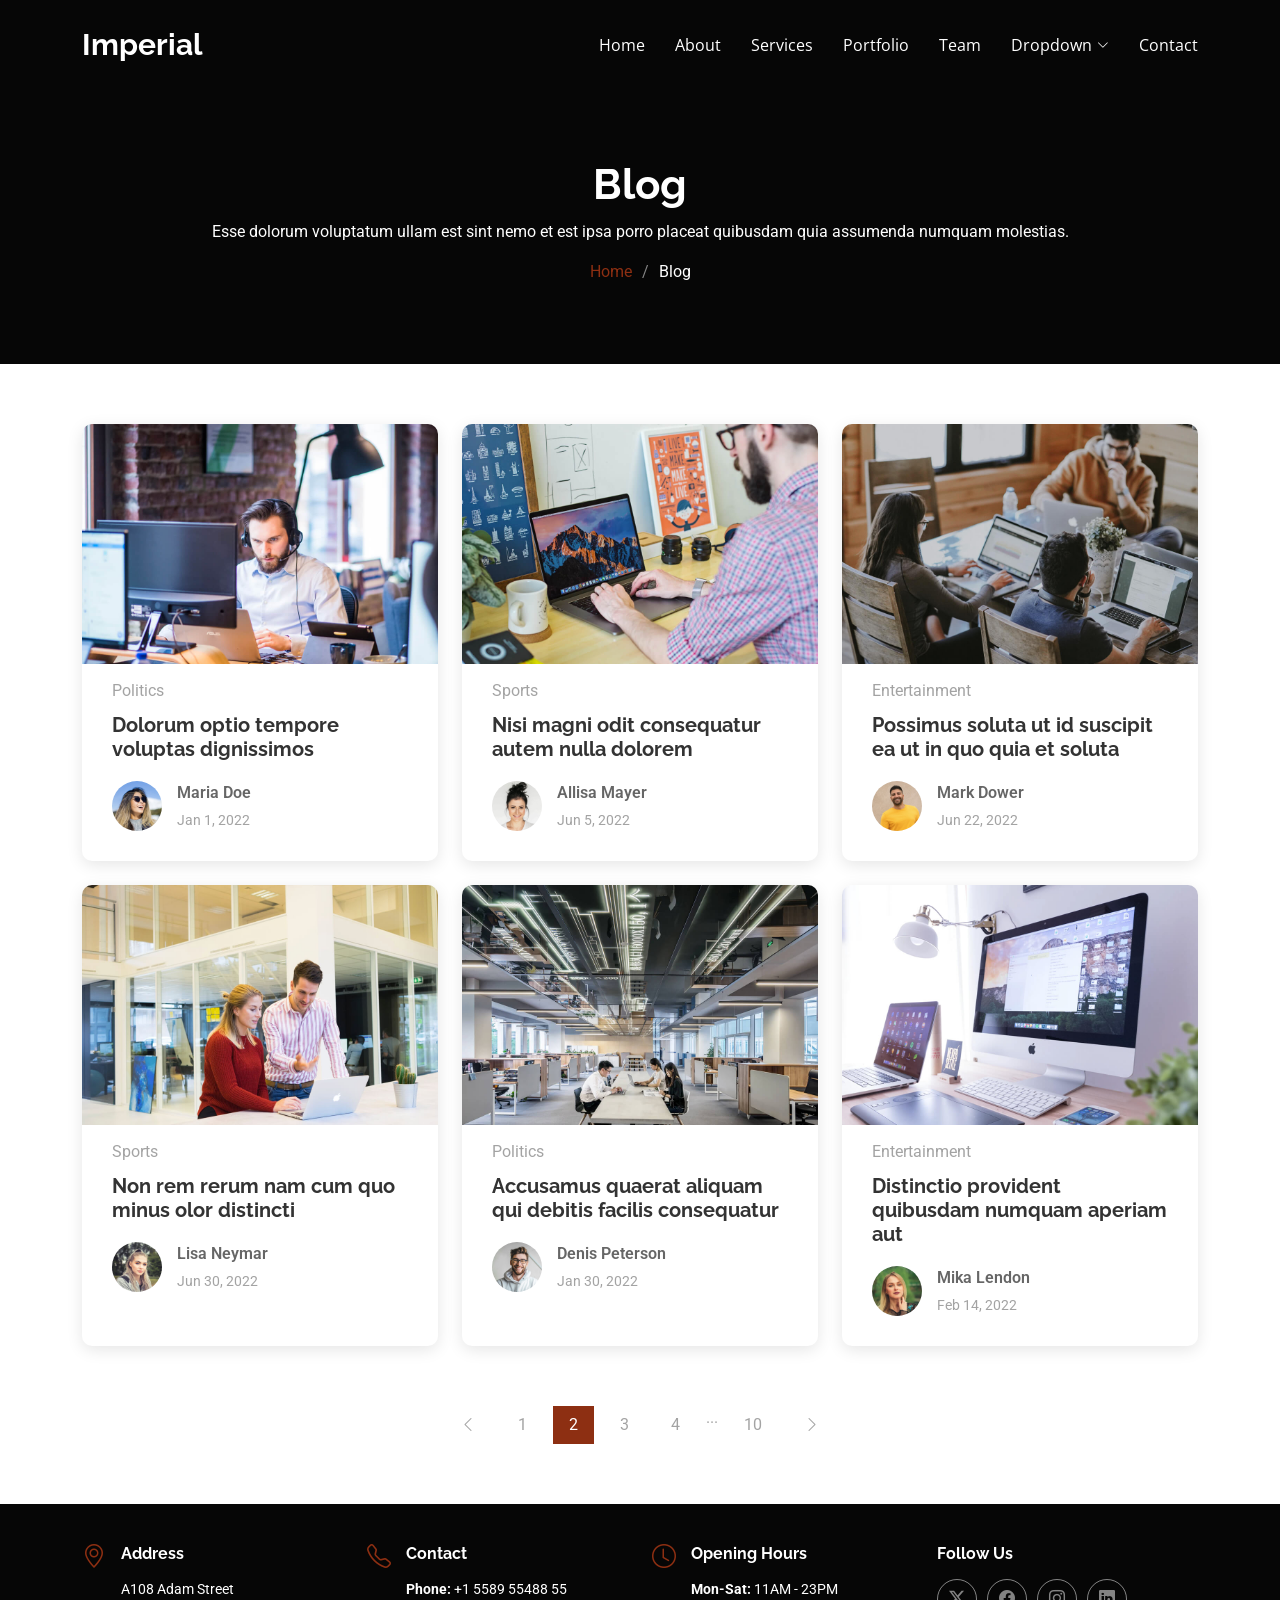
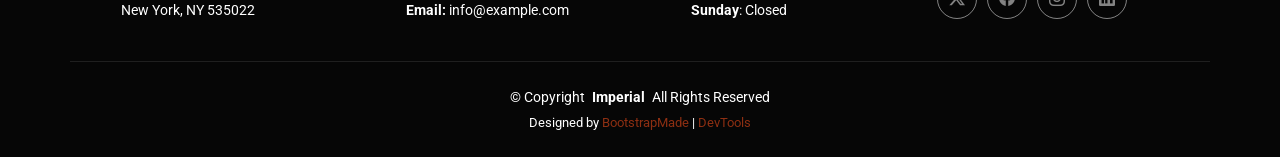
<file: blog.html>
<!DOCTYPE html>
<html lang="en">

<head>
  <meta charset="utf-8">
  <meta content="width=device-width, initial-scale=1.0" name="viewport">
  <title>Blog - Imperial Bootstrap Template</title>
  <meta name="description" content="">
  <meta name="keywords" content="">

  <!-- Favicons -->
  <link href="assets/img/favicon.png" rel="icon">
  <link href="assets/img/apple-touch-icon.png" rel="apple-touch-icon">

  <!-- Fonts -->
  <link href="https://fonts.googleapis.com" rel="preconnect">
  <link href="https://fonts.gstatic.com" rel="preconnect" crossorigin>
  <link href="https://fonts.googleapis.com/css2?family=Roboto:ital,wght@0,100;0,300;0,400;0,500;0,700;0,900;1,100;1,300;1,400;1,500;1,700;1,900&family=Open+Sans:ital,wght@0,300;0,400;0,500;0,600;0,700;0,800;1,300;1,400;1,500;1,600;1,700;1,800&family=Raleway:ital,wght@0,100;0,200;0,300;0,400;0,500;0,600;0,700;0,800;0,900;1,100;1,200;1,300;1,400;1,500;1,600;1,700;1,800;1,900&display=swap" rel="stylesheet">

  <!-- Vendor CSS Files -->
  <link href="assets/vendor/bootstrap/css/bootstrap.min.css" rel="stylesheet">
  <link href="assets/vendor/bootstrap-icons/bootstrap-icons.css" rel="stylesheet">
  <link href="assets/vendor/aos/aos.css" rel="stylesheet">
  <link href="assets/vendor/glightbox/css/glightbox.min.css" rel="stylesheet">
  <link href="assets/vendor/swiper/swiper-bundle.min.css" rel="stylesheet">

  <!-- Main CSS File -->
  <link href="assets/css/main.css" rel="stylesheet">

  <!-- =======================================================
  * Template Name: Imperial
  * Template URL: https://bootstrapmade.com/imperial-free-onepage-bootstrap-theme/
  * Updated: Oct 08 2024 with Bootstrap v5.3.3
  * Author: BootstrapMade.com
  * License: https://bootstrapmade.com/license/
  ======================================================== -->
</head>

<body class="blog-page">

  <header id="header" class="header d-flex align-items-center fixed-top">
    <div class="container-fluid container-xl position-relative d-flex align-items-center justify-content-between">

      <a href="index.html" class="logo d-flex align-items-center">
        <!-- Uncomment the line below if you also wish to use an image logo -->
        <!-- <img src="assets/img/logo-2.png" alt=""> -->
        <h1 class="sitename">Imperial</h1>
      </a>

      <nav id="navmenu" class="navmenu">
        <ul>
          <li><a href="#hero">Home</a></li>
          <li><a href="#about">About</a></li>
          <li><a href="#services">Services</a></li>
          <li><a href="#portfolio">Portfolio</a></li>
          <li><a href="#team">Team</a></li>
          <li class="dropdown"><a href="#"><span>Dropdown</span> <i class="bi bi-chevron-down toggle-dropdown"></i></a>
            <ul>
              <li><a href="#">Dropdown 1</a></li>
              <li class="dropdown"><a href="#"><span>Deep Dropdown</span> <i class="bi bi-chevron-down toggle-dropdown"></i></a>
                <ul>
                  <li><a href="#">Deep Dropdown 1</a></li>
                  <li><a href="#">Deep Dropdown 2</a></li>
                  <li><a href="#">Deep Dropdown 3</a></li>
                  <li><a href="#">Deep Dropdown 4</a></li>
                  <li><a href="#">Deep Dropdown 5</a></li>
                </ul>
              </li>
              <li><a href="#">Dropdown 2</a></li>
              <li><a href="#">Dropdown 3</a></li>
              <li><a href="#">Dropdown 4</a></li>
            </ul>
          </li>
          <li><a href="#contact">Contact</a></li>
        </ul>
        <i class="mobile-nav-toggle d-xl-none bi bi-list"></i>
      </nav>

    </div>
  </header>

  <main class="main">

    <!-- Page Title -->
    <div class="page-title dark-background">
      <div class="container position-relative">
        <h1>Blog</h1>
        <p>Esse dolorum voluptatum ullam est sint nemo et est ipsa porro placeat quibusdam quia assumenda numquam molestias.</p>
        <nav class="breadcrumbs">
          <ol>
            <li><a href="index.html">Home</a></li>
            <li class="current">Blog</li>
          </ol>
        </nav>
      </div>
    </div><!-- End Page Title -->

    <!-- Blog Posts Section -->
    <section id="blog-posts" class="blog-posts section">

      <div class="container">
        <div class="row gy-4">

          <div class="col-lg-4">
            <article>

              <div class="post-img">
                <img src="assets/img/blog/blog-1.jpg" alt="" class="img-fluid">
              </div>

              <p class="post-category">Politics</p>

              <h2 class="title">
                <a href="blog-details.html">Dolorum optio tempore voluptas dignissimos</a>
              </h2>

              <div class="d-flex align-items-center">
                <img src="assets/img/blog/blog-author.jpg" alt="" class="img-fluid post-author-img flex-shrink-0">
                <div class="post-meta">
                  <p class="post-author">Maria Doe</p>
                  <p class="post-date">
                    <time datetime="2022-01-01">Jan 1, 2022</time>
                  </p>
                </div>
              </div>

            </article>
          </div><!-- End post list item -->

          <div class="col-lg-4">
            <article>

              <div class="post-img">
                <img src="assets/img/blog/blog-2.jpg" alt="" class="img-fluid">
              </div>

              <p class="post-category">Sports</p>

              <h2 class="title">
                <a href="blog-details.html">Nisi magni odit consequatur autem nulla dolorem</a>
              </h2>

              <div class="d-flex align-items-center">
                <img src="assets/img/blog/blog-author-2.jpg" alt="" class="img-fluid post-author-img flex-shrink-0">
                <div class="post-meta">
                  <p class="post-author">Allisa Mayer</p>
                  <p class="post-date">
                    <time datetime="2022-01-01">Jun 5, 2022</time>
                  </p>
                </div>
              </div>

            </article>
          </div><!-- End post list item -->

          <div class="col-lg-4">
            <article>

              <div class="post-img">
                <img src="assets/img/blog/blog-3.jpg" alt="" class="img-fluid">
              </div>

              <p class="post-category">Entertainment</p>

              <h2 class="title">
                <a href="blog-details.html">Possimus soluta ut id suscipit ea ut in quo quia et soluta</a>
              </h2>

              <div class="d-flex align-items-center">
                <img src="assets/img/blog/blog-author-3.jpg" alt="" class="img-fluid post-author-img flex-shrink-0">
                <div class="post-meta">
                  <p class="post-author">Mark Dower</p>
                  <p class="post-date">
                    <time datetime="2022-01-01">Jun 22, 2022</time>
                  </p>
                </div>
              </div>

            </article>
          </div><!-- End post list item -->

          <div class="col-lg-4">
            <article>

              <div class="post-img">
                <img src="assets/img/blog/blog-4.jpg" alt="" class="img-fluid">
              </div>

              <p class="post-category">Sports</p>

              <h2 class="title">
                <a href="blog-details.html">Non rem rerum nam cum quo minus olor distincti</a>
              </h2>

              <div class="d-flex align-items-center">
                <img src="assets/img/blog/blog-author-4.jpg" alt="" class="img-fluid post-author-img flex-shrink-0">
                <div class="post-meta">
                  <p class="post-author">Lisa Neymar</p>
                  <p class="post-date">
                    <time datetime="2022-01-01">Jun 30, 2022</time>
                  </p>
                </div>
              </div>

            </article>
          </div><!-- End post list item -->

          <div class="col-lg-4">
            <article>

              <div class="post-img">
                <img src="assets/img/blog/blog-5.jpg" alt="" class="img-fluid">
              </div>

              <p class="post-category">Politics</p>

              <h2 class="title">
                <a href="blog-details.html">Accusamus quaerat aliquam qui debitis facilis consequatur</a>
              </h2>

              <div class="d-flex align-items-center">
                <img src="assets/img/blog/blog-author-5.jpg" alt="" class="img-fluid post-author-img flex-shrink-0">
                <div class="post-meta">
                  <p class="post-author">Denis Peterson</p>
                  <p class="post-date">
                    <time datetime="2022-01-01">Jan 30, 2022</time>
                  </p>
                </div>
              </div>

            </article>
          </div><!-- End post list item -->

          <div class="col-lg-4">
            <article>

              <div class="post-img">
                <img src="assets/img/blog/blog-6.jpg" alt="" class="img-fluid">
              </div>

              <p class="post-category">Entertainment</p>

              <h2 class="title">
                <a href="blog-details.html">Distinctio provident quibusdam numquam aperiam aut</a>
              </h2>

              <div class="d-flex align-items-center">
                <img src="assets/img/blog/blog-author-6.jpg" alt="" class="img-fluid post-author-img flex-shrink-0">
                <div class="post-meta">
                  <p class="post-author">Mika Lendon</p>
                  <p class="post-date">
                    <time datetime="2022-01-01">Feb 14, 2022</time>
                  </p>
                </div>
              </div>

            </article>
          </div><!-- End post list item -->

        </div>
      </div>

    </section><!-- /Blog Posts Section -->

    <!-- Blog Pagination Section -->
    <section id="blog-pagination" class="blog-pagination section">

      <div class="container">
        <div class="d-flex justify-content-center">
          <ul>
            <li><a href="#"><i class="bi bi-chevron-left"></i></a></li>
            <li><a href="#">1</a></li>
            <li><a href="#" class="active">2</a></li>
            <li><a href="#">3</a></li>
            <li><a href="#">4</a></li>
            <li>...</li>
            <li><a href="#">10</a></li>
            <li><a href="#"><i class="bi bi-chevron-right"></i></a></li>
          </ul>
        </div>
      </div>

    </section><!-- /Blog Pagination Section -->

  </main>

  <footer id="footer" class="footer dark-background">

    <div class="container">
      <div class="row gy-3">
        <div class="col-lg-3 col-md-6 d-flex">
          <i class="bi bi-geo-alt icon"></i>
          <div class="address">
            <h4>Address</h4>
            <p>A108 Adam Street</p>
            <p>New York, NY 535022</p>
            <p></p>
          </div>

        </div>

        <div class="col-lg-3 col-md-6 d-flex">
          <i class="bi bi-telephone icon"></i>
          <div>
            <h4>Contact</h4>
            <p>
              <strong>Phone:</strong> <span>+1 5589 55488 55</span><br>
              <strong>Email:</strong> <span>info@example.com</span><br>
            </p>
          </div>
        </div>

        <div class="col-lg-3 col-md-6 d-flex">
          <i class="bi bi-clock icon"></i>
          <div>
            <h4>Opening Hours</h4>
            <p>
              <strong>Mon-Sat:</strong> <span>11AM - 23PM</span><br>
              <strong>Sunday</strong>: <span>Closed</span>
            </p>
          </div>
        </div>

        <div class="col-lg-3 col-md-6">
          <h4>Follow Us</h4>
          <div class="social-links d-flex">
            <a href="#" class="twitter"><i class="bi bi-twitter-x"></i></a>
            <a href="#" class="facebook"><i class="bi bi-facebook"></i></a>
            <a href="#" class="instagram"><i class="bi bi-instagram"></i></a>
            <a href="#" class="linkedin"><i class="bi bi-linkedin"></i></a>
          </div>
        </div>

      </div>
    </div>

    <div class="container copyright text-center mt-4">
      <p>© <span>Copyright</span> <strong class="px-1 sitename">Imperial</strong> <span>All Rights Reserved</span></p>
      <div class="credits">
        <!-- All the links in the footer should remain intact. -->
        <!-- You can delete the links only if you've purchased the pro version. -->
        <!-- Licensing information: https://bootstrapmade.com/license/ -->
        <!-- Purchase the pro version with working PHP/AJAX contact form: [buy-url] -->
        Designed by <a href="https://bootstrapmade.com/">BootstrapMade</a> | <a href="https://bootstrapmade.com/tools/">DevTools</a>
      </div>
    </div>

  </footer>

  <!-- Scroll Top -->
  <a href="#" id="scroll-top" class="scroll-top d-flex align-items-center justify-content-center"><i class="bi bi-arrow-up-short"></i></a>

  <!-- Preloader -->
  <div id="preloader"></div>

  <!-- Vendor JS Files -->
  <script src="assets/vendor/bootstrap/js/bootstrap.bundle.min.js"></script>
  <script src="assets/vendor/php-email-form/validate.js"></script>
  <script src="assets/vendor/aos/aos.js"></script>
  <script src="assets/vendor/typed.js/typed.umd.js"></script>
  <script src="assets/vendor/glightbox/js/glightbox.min.js"></script>
  <script src="assets/vendor/imagesloaded/imagesloaded.pkgd.min.js"></script>
  <script src="assets/vendor/isotope-layout/isotope.pkgd.min.js"></script>
  <script src="assets/vendor/swiper/swiper-bundle.min.js"></script>

  <!-- Main JS File -->
  <script src="assets/js/main.js"></script>

</body>

</html>
</file>
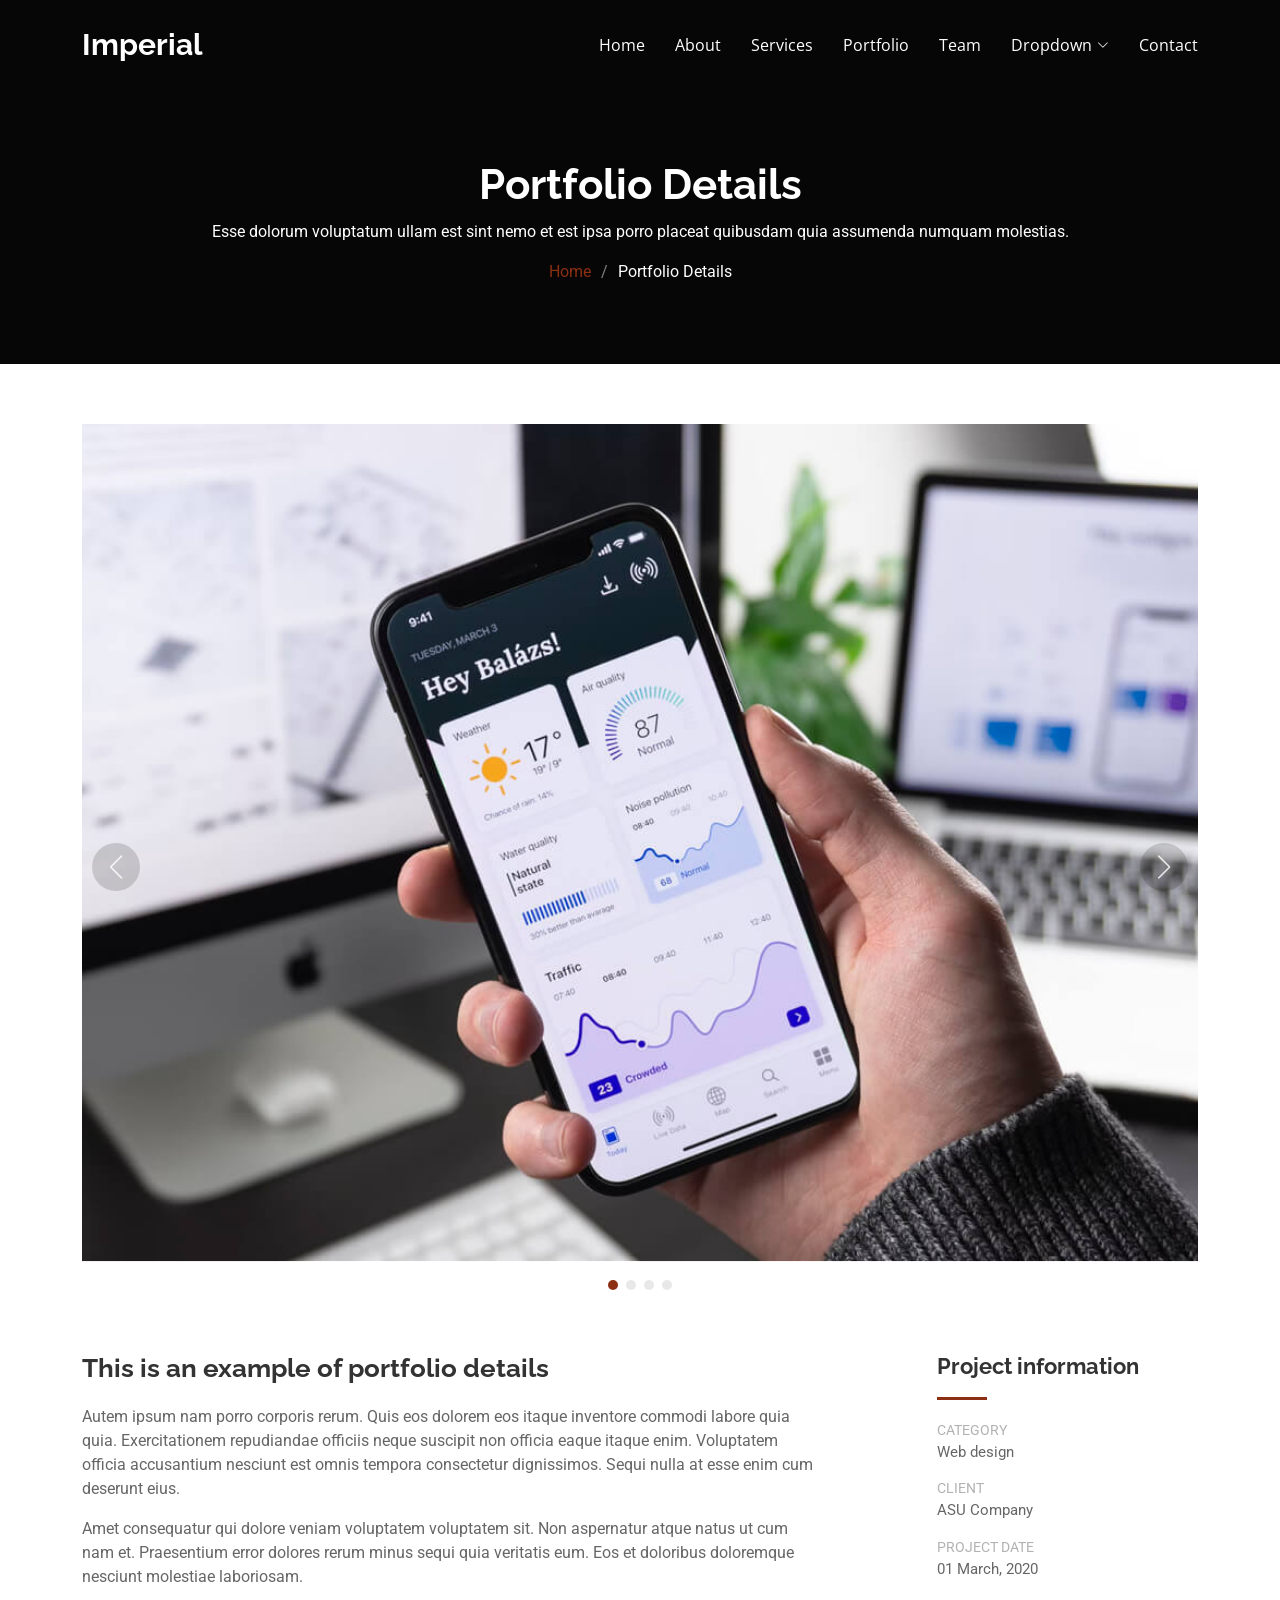
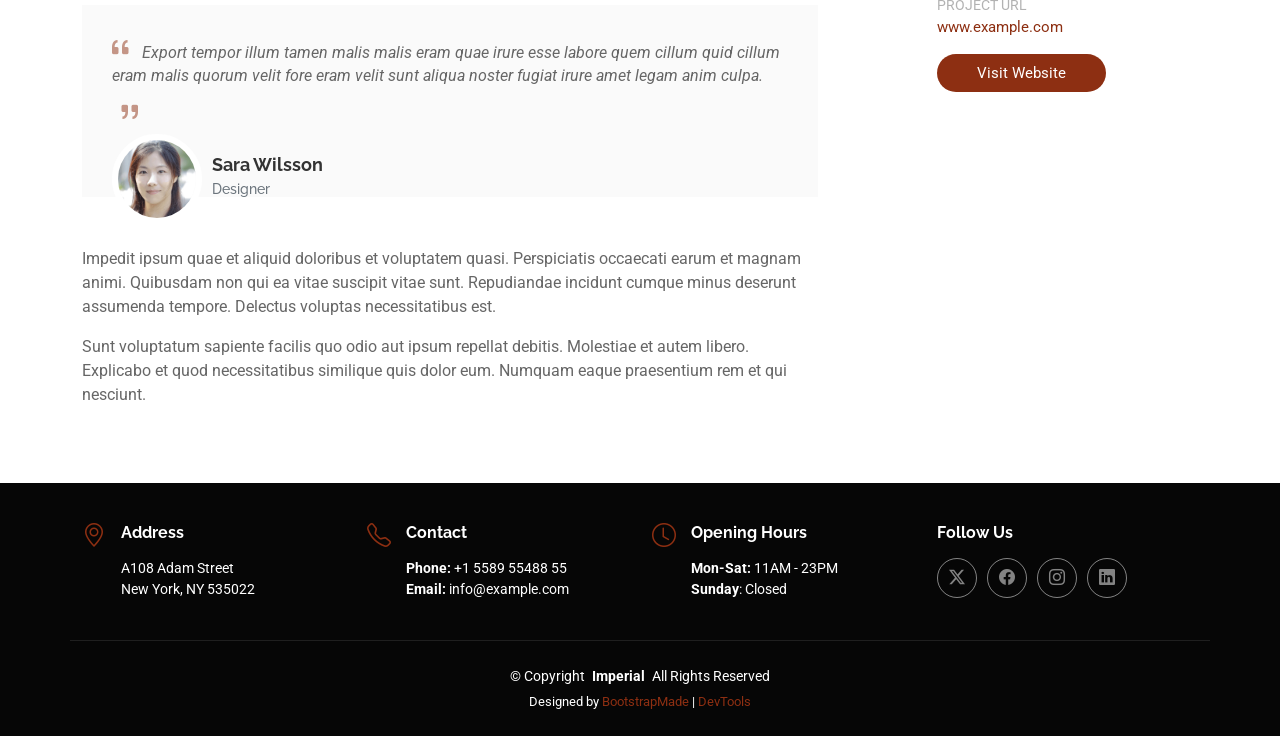
<file: portfolio-details.html>
<!DOCTYPE html>
<html lang="en">

<head>
  <meta charset="utf-8">
  <meta content="width=device-width, initial-scale=1.0" name="viewport">
  <title>Portfolio Details - Imperial Bootstrap Template</title>
  <meta name="description" content="">
  <meta name="keywords" content="">

  <!-- Favicons -->
  <link href="assets/img/favicon.png" rel="icon">
  <link href="assets/img/apple-touch-icon.png" rel="apple-touch-icon">

  <!-- Fonts -->
  <link href="https://fonts.googleapis.com" rel="preconnect">
  <link href="https://fonts.gstatic.com" rel="preconnect" crossorigin>
  <link href="https://fonts.googleapis.com/css2?family=Roboto:ital,wght@0,100;0,300;0,400;0,500;0,700;0,900;1,100;1,300;1,400;1,500;1,700;1,900&family=Open+Sans:ital,wght@0,300;0,400;0,500;0,600;0,700;0,800;1,300;1,400;1,500;1,600;1,700;1,800&family=Raleway:ital,wght@0,100;0,200;0,300;0,400;0,500;0,600;0,700;0,800;0,900;1,100;1,200;1,300;1,400;1,500;1,600;1,700;1,800;1,900&display=swap" rel="stylesheet">

  <!-- Vendor CSS Files -->
  <link href="assets/vendor/bootstrap/css/bootstrap.min.css" rel="stylesheet">
  <link href="assets/vendor/bootstrap-icons/bootstrap-icons.css" rel="stylesheet">
  <link href="assets/vendor/aos/aos.css" rel="stylesheet">
  <link href="assets/vendor/glightbox/css/glightbox.min.css" rel="stylesheet">
  <link href="assets/vendor/swiper/swiper-bundle.min.css" rel="stylesheet">

  <!-- Main CSS File -->
  <link href="assets/css/main.css" rel="stylesheet">

  <!-- =======================================================
  * Template Name: Imperial
  * Template URL: https://bootstrapmade.com/imperial-free-onepage-bootstrap-theme/
  * Updated: Oct 08 2024 with Bootstrap v5.3.3
  * Author: BootstrapMade.com
  * License: https://bootstrapmade.com/license/
  ======================================================== -->
</head>

<body class="portfolio-details-page">

  <header id="header" class="header d-flex align-items-center fixed-top">
    <div class="container-fluid container-xl position-relative d-flex align-items-center justify-content-between">

      <a href="index.html" class="logo d-flex align-items-center">
        <!-- Uncomment the line below if you also wish to use an image logo -->
        <!-- <img src="assets/img/logo-2.png" alt=""> -->
        <h1 class="sitename">Imperial</h1>
      </a>

      <nav id="navmenu" class="navmenu">
        <ul>
          <li><a href="#hero">Home</a></li>
          <li><a href="#about">About</a></li>
          <li><a href="#services">Services</a></li>
          <li><a href="#portfolio">Portfolio</a></li>
          <li><a href="#team">Team</a></li>
          <li class="dropdown"><a href="#"><span>Dropdown</span> <i class="bi bi-chevron-down toggle-dropdown"></i></a>
            <ul>
              <li><a href="#">Dropdown 1</a></li>
              <li class="dropdown"><a href="#"><span>Deep Dropdown</span> <i class="bi bi-chevron-down toggle-dropdown"></i></a>
                <ul>
                  <li><a href="#">Deep Dropdown 1</a></li>
                  <li><a href="#">Deep Dropdown 2</a></li>
                  <li><a href="#">Deep Dropdown 3</a></li>
                  <li><a href="#">Deep Dropdown 4</a></li>
                  <li><a href="#">Deep Dropdown 5</a></li>
                </ul>
              </li>
              <li><a href="#">Dropdown 2</a></li>
              <li><a href="#">Dropdown 3</a></li>
              <li><a href="#">Dropdown 4</a></li>
            </ul>
          </li>
          <li><a href="#contact">Contact</a></li>
        </ul>
        <i class="mobile-nav-toggle d-xl-none bi bi-list"></i>
      </nav>

    </div>
  </header>

  <main class="main">

    <!-- Page Title -->
    <div class="page-title dark-background">
      <div class="container position-relative">
        <h1>Portfolio Details</h1>
        <p>Esse dolorum voluptatum ullam est sint nemo et est ipsa porro placeat quibusdam quia assumenda numquam molestias.</p>
        <nav class="breadcrumbs">
          <ol>
            <li><a href="index.html">Home</a></li>
            <li class="current">Portfolio Details</li>
          </ol>
        </nav>
      </div>
    </div><!-- End Page Title -->

    <!-- Portfolio Details Section -->
    <section id="portfolio-details" class="portfolio-details section">

      <div class="container" data-aos="fade-up">

        <div class="portfolio-details-slider swiper init-swiper">
          <script type="application/json" class="swiper-config">
            {
              "loop": true,
              "speed": 600,
              "autoplay": {
                "delay": 5000
              },
              "slidesPerView": "auto",
              "navigation": {
                "nextEl": ".swiper-button-next",
                "prevEl": ".swiper-button-prev"
              },
              "pagination": {
                "el": ".swiper-pagination",
                "type": "bullets",
                "clickable": true
              }
            }
          </script>
          <div class="swiper-wrapper align-items-center">

            <div class="swiper-slide">
              <img src="assets/img/portfolio/app-1.jpg" alt="">
            </div>

            <div class="swiper-slide">
              <img src="assets/img/portfolio/product-1.jpg" alt="">
            </div>

            <div class="swiper-slide">
              <img src="assets/img/portfolio/branding-1.jpg" alt="">
            </div>

            <div class="swiper-slide">
              <img src="assets/img/portfolio/books-1.jpg" alt="">
            </div>

          </div>
          <div class="swiper-button-prev"></div>
          <div class="swiper-button-next"></div>
          <div class="swiper-pagination"></div>
        </div>

        <div class="row justify-content-between gy-4 mt-4">

          <div class="col-lg-8" data-aos="fade-up">
            <div class="portfolio-description">
              <h2>This is an example of portfolio details</h2>
              <p>
                Autem ipsum nam porro corporis rerum. Quis eos dolorem eos itaque inventore commodi labore quia quia. Exercitationem repudiandae officiis neque suscipit non officia eaque itaque enim. Voluptatem officia accusantium nesciunt est omnis tempora consectetur dignissimos. Sequi nulla at esse enim cum deserunt eius.
              </p>
              <p>
                Amet consequatur qui dolore veniam voluptatem voluptatem sit. Non aspernatur atque natus ut cum nam et. Praesentium error dolores rerum minus sequi quia veritatis eum. Eos et doloribus doloremque nesciunt molestiae laboriosam.
              </p>

              <div class="testimonial-item">
                <p>
                  <i class="bi bi-quote quote-icon-left"></i>
                  <span>Export tempor illum tamen malis malis eram quae irure esse labore quem cillum quid cillum eram malis quorum velit fore eram velit sunt aliqua noster fugiat irure amet legam anim culpa.</span>
                  <i class="bi bi-quote quote-icon-right"></i>
                </p>
                <div>
                  <img src="assets/img/testimonials/testimonials-2.jpg" class="testimonial-img" alt="">
                  <h3>Sara Wilsson</h3>
                  <h4>Designer</h4>
                </div>
              </div>

              <p>
                Impedit ipsum quae et aliquid doloribus et voluptatem quasi. Perspiciatis occaecati earum et magnam animi. Quibusdam non qui ea vitae suscipit vitae sunt. Repudiandae incidunt cumque minus deserunt assumenda tempore. Delectus voluptas necessitatibus est.
              </p>

              <p>
                Sunt voluptatum sapiente facilis quo odio aut ipsum repellat debitis. Molestiae et autem libero. Explicabo et quod necessitatibus similique quis dolor eum. Numquam eaque praesentium rem et qui nesciunt.
              </p>

            </div>
          </div>

          <div class="col-lg-3" data-aos="fade-up" data-aos-delay="100">
            <div class="portfolio-info">
              <h3>Project information</h3>
              <ul>
                <li><strong>Category</strong> Web design</li>
                <li><strong>Client</strong> ASU Company</li>
                <li><strong>Project date</strong> 01 March, 2020</li>
                <li><strong>Project URL</strong> <a href="#">www.example.com</a></li>
                <li><a href="#" class="btn-visit align-self-start">Visit Website</a></li>
              </ul>
            </div>
          </div>

        </div>

      </div>

    </section><!-- /Portfolio Details Section -->

  </main>

  <footer id="footer" class="footer dark-background">

    <div class="container">
      <div class="row gy-3">
        <div class="col-lg-3 col-md-6 d-flex">
          <i class="bi bi-geo-alt icon"></i>
          <div class="address">
            <h4>Address</h4>
            <p>A108 Adam Street</p>
            <p>New York, NY 535022</p>
            <p></p>
          </div>

        </div>

        <div class="col-lg-3 col-md-6 d-flex">
          <i class="bi bi-telephone icon"></i>
          <div>
            <h4>Contact</h4>
            <p>
              <strong>Phone:</strong> <span>+1 5589 55488 55</span><br>
              <strong>Email:</strong> <span>info@example.com</span><br>
            </p>
          </div>
        </div>

        <div class="col-lg-3 col-md-6 d-flex">
          <i class="bi bi-clock icon"></i>
          <div>
            <h4>Opening Hours</h4>
            <p>
              <strong>Mon-Sat:</strong> <span>11AM - 23PM</span><br>
              <strong>Sunday</strong>: <span>Closed</span>
            </p>
          </div>
        </div>

        <div class="col-lg-3 col-md-6">
          <h4>Follow Us</h4>
          <div class="social-links d-flex">
            <a href="#" class="twitter"><i class="bi bi-twitter-x"></i></a>
            <a href="#" class="facebook"><i class="bi bi-facebook"></i></a>
            <a href="#" class="instagram"><i class="bi bi-instagram"></i></a>
            <a href="#" class="linkedin"><i class="bi bi-linkedin"></i></a>
          </div>
        </div>

      </div>
    </div>

    <div class="container copyright text-center mt-4">
      <p>© <span>Copyright</span> <strong class="px-1 sitename">Imperial</strong> <span>All Rights Reserved</span></p>
      <div class="credits">
        <!-- All the links in the footer should remain intact. -->
        <!-- You can delete the links only if you've purchased the pro version. -->
        <!-- Licensing information: https://bootstrapmade.com/license/ -->
        <!-- Purchase the pro version with working PHP/AJAX contact form: [buy-url] -->
        Designed by <a href="https://bootstrapmade.com/">BootstrapMade</a> | <a href="https://bootstrapmade.com/tools/">DevTools</a>
      </div>
    </div>

  </footer>

  <!-- Scroll Top -->
  <a href="#" id="scroll-top" class="scroll-top d-flex align-items-center justify-content-center"><i class="bi bi-arrow-up-short"></i></a>

  <!-- Preloader -->
  <div id="preloader"></div>

  <!-- Vendor JS Files -->
  <script src="assets/vendor/bootstrap/js/bootstrap.bundle.min.js"></script>
  <script src="assets/vendor/php-email-form/validate.js"></script>
  <script src="assets/vendor/aos/aos.js"></script>
  <script src="assets/vendor/typed.js/typed.umd.js"></script>
  <script src="assets/vendor/glightbox/js/glightbox.min.js"></script>
  <script src="assets/vendor/imagesloaded/imagesloaded.pkgd.min.js"></script>
  <script src="assets/vendor/isotope-layout/isotope.pkgd.min.js"></script>
  <script src="assets/vendor/swiper/swiper-bundle.min.js"></script>

  <!-- Main JS File -->
  <script src="assets/js/main.js"></script>

</body>

</html>
</file>
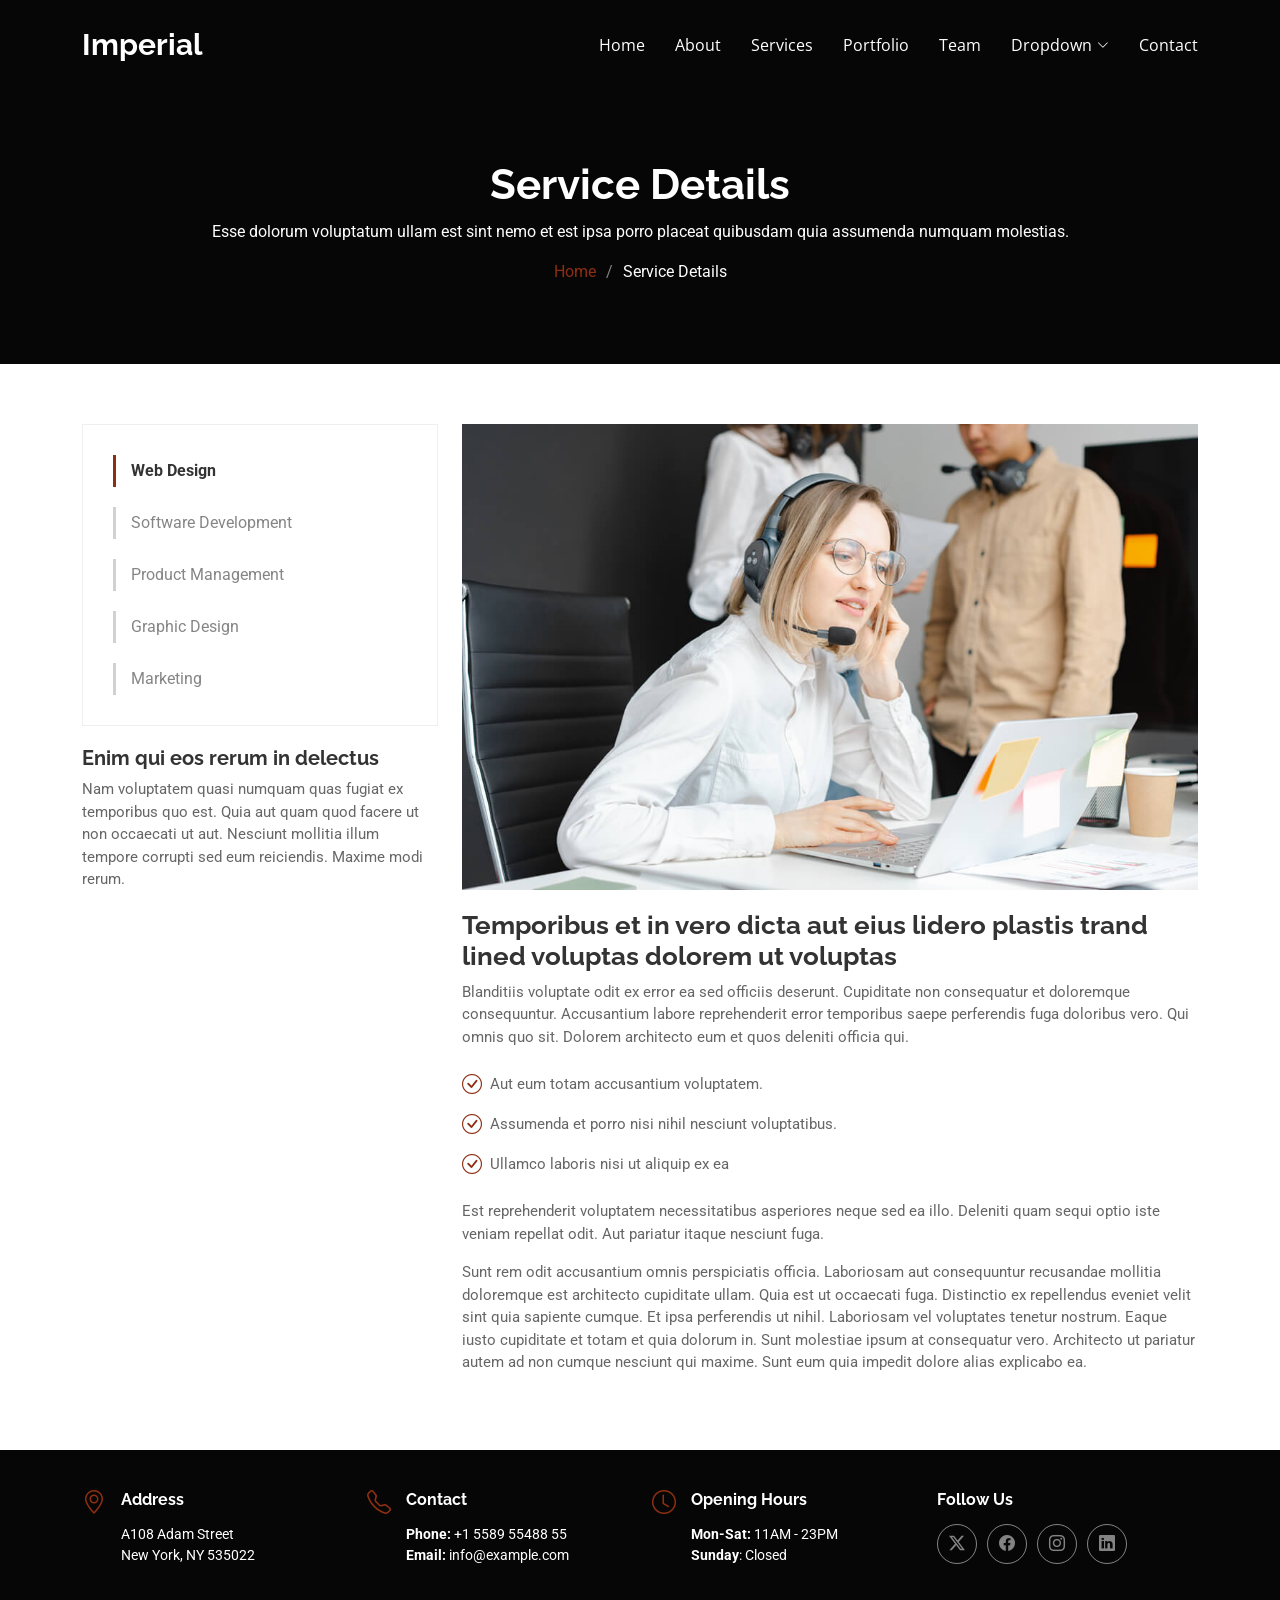
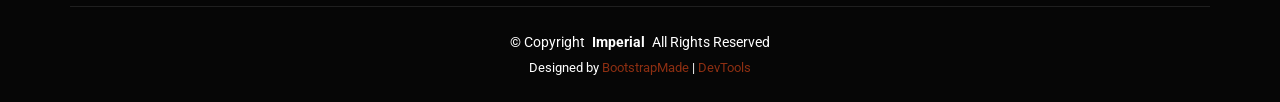
<file: service-details.html>
<!DOCTYPE html>
<html lang="en">

<head>
  <meta charset="utf-8">
  <meta content="width=device-width, initial-scale=1.0" name="viewport">
  <title>Service Details - Imperial Bootstrap Template</title>
  <meta name="description" content="">
  <meta name="keywords" content="">

  <!-- Favicons -->
  <link href="assets/img/favicon.png" rel="icon">
  <link href="assets/img/apple-touch-icon.png" rel="apple-touch-icon">

  <!-- Fonts -->
  <link href="https://fonts.googleapis.com" rel="preconnect">
  <link href="https://fonts.gstatic.com" rel="preconnect" crossorigin>
  <link href="https://fonts.googleapis.com/css2?family=Roboto:ital,wght@0,100;0,300;0,400;0,500;0,700;0,900;1,100;1,300;1,400;1,500;1,700;1,900&family=Open+Sans:ital,wght@0,300;0,400;0,500;0,600;0,700;0,800;1,300;1,400;1,500;1,600;1,700;1,800&family=Raleway:ital,wght@0,100;0,200;0,300;0,400;0,500;0,600;0,700;0,800;0,900;1,100;1,200;1,300;1,400;1,500;1,600;1,700;1,800;1,900&display=swap" rel="stylesheet">

  <!-- Vendor CSS Files -->
  <link href="assets/vendor/bootstrap/css/bootstrap.min.css" rel="stylesheet">
  <link href="assets/vendor/bootstrap-icons/bootstrap-icons.css" rel="stylesheet">
  <link href="assets/vendor/aos/aos.css" rel="stylesheet">
  <link href="assets/vendor/glightbox/css/glightbox.min.css" rel="stylesheet">
  <link href="assets/vendor/swiper/swiper-bundle.min.css" rel="stylesheet">

  <!-- Main CSS File -->
  <link href="assets/css/main.css" rel="stylesheet">

  <!-- =======================================================
  * Template Name: Imperial
  * Template URL: https://bootstrapmade.com/imperial-free-onepage-bootstrap-theme/
  * Updated: Oct 08 2024 with Bootstrap v5.3.3
  * Author: BootstrapMade.com
  * License: https://bootstrapmade.com/license/
  ======================================================== -->
</head>

<body class="service-details-page">

  <header id="header" class="header d-flex align-items-center fixed-top">
    <div class="container-fluid container-xl position-relative d-flex align-items-center justify-content-between">

      <a href="index.html" class="logo d-flex align-items-center">
        <!-- Uncomment the line below if you also wish to use an image logo -->
        <!-- <img src="assets/img/logo-2.png" alt=""> -->
        <h1 class="sitename">Imperial</h1>
      </a>

      <nav id="navmenu" class="navmenu">
        <ul>
          <li><a href="#hero">Home</a></li>
          <li><a href="#about">About</a></li>
          <li><a href="#services">Services</a></li>
          <li><a href="#portfolio">Portfolio</a></li>
          <li><a href="#team">Team</a></li>
          <li class="dropdown"><a href="#"><span>Dropdown</span> <i class="bi bi-chevron-down toggle-dropdown"></i></a>
            <ul>
              <li><a href="#">Dropdown 1</a></li>
              <li class="dropdown"><a href="#"><span>Deep Dropdown</span> <i class="bi bi-chevron-down toggle-dropdown"></i></a>
                <ul>
                  <li><a href="#">Deep Dropdown 1</a></li>
                  <li><a href="#">Deep Dropdown 2</a></li>
                  <li><a href="#">Deep Dropdown 3</a></li>
                  <li><a href="#">Deep Dropdown 4</a></li>
                  <li><a href="#">Deep Dropdown 5</a></li>
                </ul>
              </li>
              <li><a href="#">Dropdown 2</a></li>
              <li><a href="#">Dropdown 3</a></li>
              <li><a href="#">Dropdown 4</a></li>
            </ul>
          </li>
          <li><a href="#contact">Contact</a></li>
        </ul>
        <i class="mobile-nav-toggle d-xl-none bi bi-list"></i>
      </nav>

    </div>
  </header>

  <main class="main">

    <!-- Page Title -->
    <div class="page-title dark-background">
      <div class="container position-relative">
        <h1>Service Details</h1>
        <p>Esse dolorum voluptatum ullam est sint nemo et est ipsa porro placeat quibusdam quia assumenda numquam molestias.</p>
        <nav class="breadcrumbs">
          <ol>
            <li><a href="index.html">Home</a></li>
            <li class="current">Service Details</li>
          </ol>
        </nav>
      </div>
    </div><!-- End Page Title -->

    <!-- Service Details Section -->
    <section id="service-details" class="service-details section">

      <div class="container">

        <div class="row gy-4">

          <div class="col-lg-4" data-aos="fade-up" data-aos-delay="100">
            <div class="services-list">
              <a href="#" class="active">Web Design</a>
              <a href="#">Software Development</a>
              <a href="#">Product Management</a>
              <a href="#">Graphic Design</a>
              <a href="#">Marketing</a>
            </div>

            <h4>Enim qui eos rerum in delectus</h4>
            <p>Nam voluptatem quasi numquam quas fugiat ex temporibus quo est. Quia aut quam quod facere ut non occaecati ut aut. Nesciunt mollitia illum tempore corrupti sed eum reiciendis. Maxime modi rerum.</p>
          </div>

          <div class="col-lg-8" data-aos="fade-up" data-aos-delay="200">
            <img src="assets/img/services.jpg" alt="" class="img-fluid services-img">
            <h3>Temporibus et in vero dicta aut eius lidero plastis trand lined voluptas dolorem ut voluptas</h3>
            <p>
              Blanditiis voluptate odit ex error ea sed officiis deserunt. Cupiditate non consequatur et doloremque consequuntur. Accusantium labore reprehenderit error temporibus saepe perferendis fuga doloribus vero. Qui omnis quo sit. Dolorem architecto eum et quos deleniti officia qui.
            </p>
            <ul>
              <li><i class="bi bi-check-circle"></i> <span>Aut eum totam accusantium voluptatem.</span></li>
              <li><i class="bi bi-check-circle"></i> <span>Assumenda et porro nisi nihil nesciunt voluptatibus.</span></li>
              <li><i class="bi bi-check-circle"></i> <span>Ullamco laboris nisi ut aliquip ex ea</span></li>
            </ul>
            <p>
              Est reprehenderit voluptatem necessitatibus asperiores neque sed ea illo. Deleniti quam sequi optio iste veniam repellat odit. Aut pariatur itaque nesciunt fuga.
            </p>
            <p>
              Sunt rem odit accusantium omnis perspiciatis officia. Laboriosam aut consequuntur recusandae mollitia doloremque est architecto cupiditate ullam. Quia est ut occaecati fuga. Distinctio ex repellendus eveniet velit sint quia sapiente cumque. Et ipsa perferendis ut nihil. Laboriosam vel voluptates tenetur nostrum. Eaque iusto cupiditate et totam et quia dolorum in. Sunt molestiae ipsum at consequatur vero. Architecto ut pariatur autem ad non cumque nesciunt qui maxime. Sunt eum quia impedit dolore alias explicabo ea.
            </p>
          </div>

        </div>

      </div>

    </section><!-- /Service Details Section -->

  </main>

  <footer id="footer" class="footer dark-background">

    <div class="container">
      <div class="row gy-3">
        <div class="col-lg-3 col-md-6 d-flex">
          <i class="bi bi-geo-alt icon"></i>
          <div class="address">
            <h4>Address</h4>
            <p>A108 Adam Street</p>
            <p>New York, NY 535022</p>
            <p></p>
          </div>

        </div>

        <div class="col-lg-3 col-md-6 d-flex">
          <i class="bi bi-telephone icon"></i>
          <div>
            <h4>Contact</h4>
            <p>
              <strong>Phone:</strong> <span>+1 5589 55488 55</span><br>
              <strong>Email:</strong> <span>info@example.com</span><br>
            </p>
          </div>
        </div>

        <div class="col-lg-3 col-md-6 d-flex">
          <i class="bi bi-clock icon"></i>
          <div>
            <h4>Opening Hours</h4>
            <p>
              <strong>Mon-Sat:</strong> <span>11AM - 23PM</span><br>
              <strong>Sunday</strong>: <span>Closed</span>
            </p>
          </div>
        </div>

        <div class="col-lg-3 col-md-6">
          <h4>Follow Us</h4>
          <div class="social-links d-flex">
            <a href="#" class="twitter"><i class="bi bi-twitter-x"></i></a>
            <a href="#" class="facebook"><i class="bi bi-facebook"></i></a>
            <a href="#" class="instagram"><i class="bi bi-instagram"></i></a>
            <a href="#" class="linkedin"><i class="bi bi-linkedin"></i></a>
          </div>
        </div>

      </div>
    </div>

    <div class="container copyright text-center mt-4">
      <p>© <span>Copyright</span> <strong class="px-1 sitename">Imperial</strong> <span>All Rights Reserved</span></p>
      <div class="credits">
        <!-- All the links in the footer should remain intact. -->
        <!-- You can delete the links only if you've purchased the pro version. -->
        <!-- Licensing information: https://bootstrapmade.com/license/ -->
        <!-- Purchase the pro version with working PHP/AJAX contact form: [buy-url] -->
        Designed by <a href="https://bootstrapmade.com/">BootstrapMade</a> | <a href="https://bootstrapmade.com/tools/">DevTools</a>
      </div>
    </div>

  </footer>

  <!-- Scroll Top -->
  <a href="#" id="scroll-top" class="scroll-top d-flex align-items-center justify-content-center"><i class="bi bi-arrow-up-short"></i></a>

  <!-- Preloader -->
  <div id="preloader"></div>

  <!-- Vendor JS Files -->
  <script src="assets/vendor/bootstrap/js/bootstrap.bundle.min.js"></script>
  <script src="assets/vendor/php-email-form/validate.js"></script>
  <script src="assets/vendor/aos/aos.js"></script>
  <script src="assets/vendor/typed.js/typed.umd.js"></script>
  <script src="assets/vendor/glightbox/js/glightbox.min.js"></script>
  <script src="assets/vendor/imagesloaded/imagesloaded.pkgd.min.js"></script>
  <script src="assets/vendor/isotope-layout/isotope.pkgd.min.js"></script>
  <script src="assets/vendor/swiper/swiper-bundle.min.js"></script>

  <!-- Main JS File -->
  <script src="assets/js/main.js"></script>

</body>

</html>
</file>
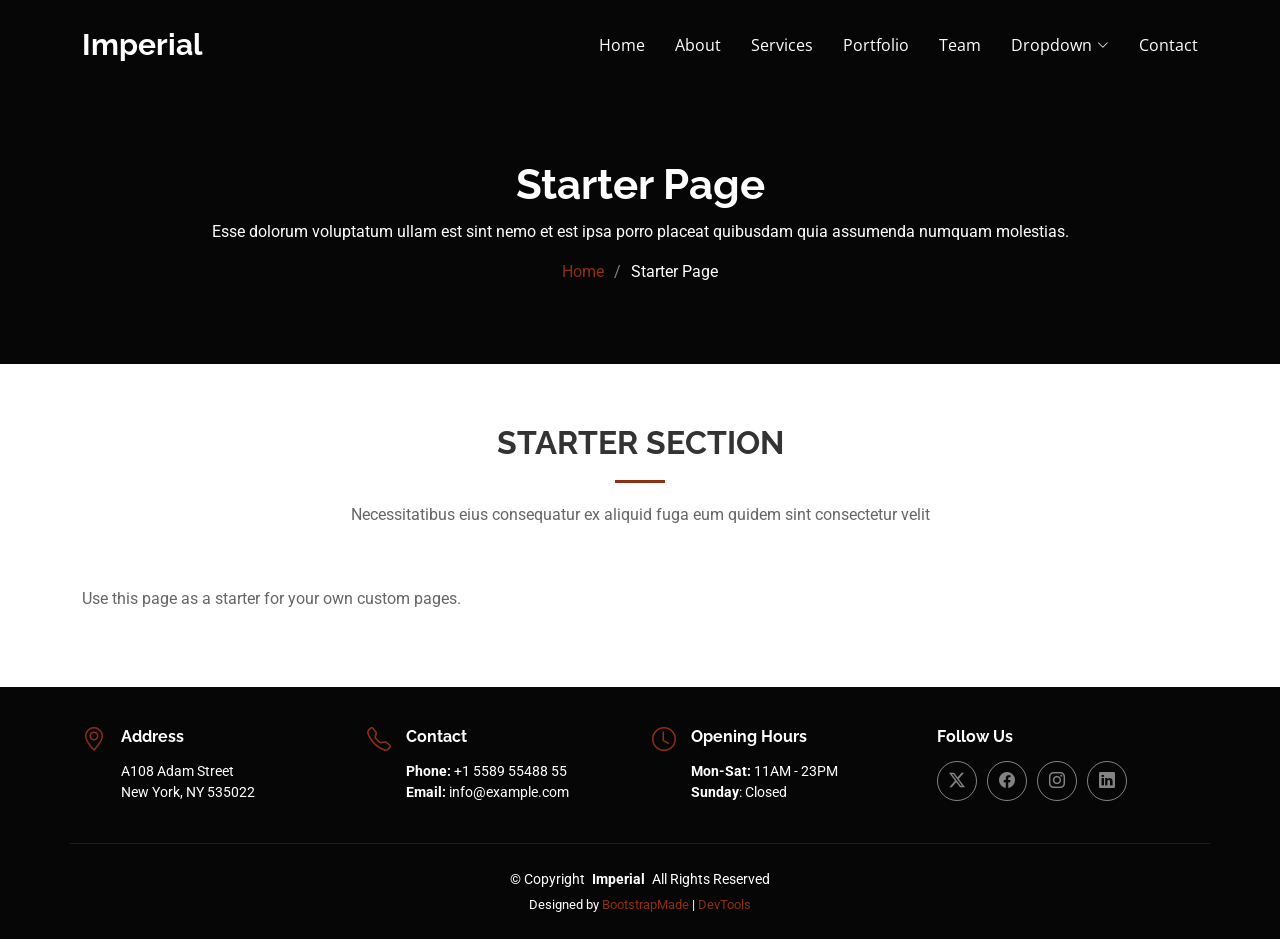
<file: starter-page.html>
<!DOCTYPE html>
<html lang="en">

<head>
  <meta charset="utf-8">
  <meta content="width=device-width, initial-scale=1.0" name="viewport">
  <title>Starter Page - Imperial Bootstrap Template</title>
  <meta name="description" content="">
  <meta name="keywords" content="">

  <!-- Favicons -->
  <link href="assets/img/favicon.png" rel="icon">
  <link href="assets/img/apple-touch-icon.png" rel="apple-touch-icon">

  <!-- Fonts -->
  <link href="https://fonts.googleapis.com" rel="preconnect">
  <link href="https://fonts.gstatic.com" rel="preconnect" crossorigin>
  <link href="https://fonts.googleapis.com/css2?family=Roboto:ital,wght@0,100;0,300;0,400;0,500;0,700;0,900;1,100;1,300;1,400;1,500;1,700;1,900&family=Open+Sans:ital,wght@0,300;0,400;0,500;0,600;0,700;0,800;1,300;1,400;1,500;1,600;1,700;1,800&family=Raleway:ital,wght@0,100;0,200;0,300;0,400;0,500;0,600;0,700;0,800;0,900;1,100;1,200;1,300;1,400;1,500;1,600;1,700;1,800;1,900&display=swap" rel="stylesheet">

  <!-- Vendor CSS Files -->
  <link href="assets/vendor/bootstrap/css/bootstrap.min.css" rel="stylesheet">
  <link href="assets/vendor/bootstrap-icons/bootstrap-icons.css" rel="stylesheet">
  <link href="assets/vendor/aos/aos.css" rel="stylesheet">
  <link href="assets/vendor/glightbox/css/glightbox.min.css" rel="stylesheet">
  <link href="assets/vendor/swiper/swiper-bundle.min.css" rel="stylesheet">

  <!-- Main CSS File -->
  <link href="assets/css/main.css" rel="stylesheet">

  <!-- =======================================================
  * Template Name: Imperial
  * Template URL: https://bootstrapmade.com/imperial-free-onepage-bootstrap-theme/
  * Updated: Oct 08 2024 with Bootstrap v5.3.3
  * Author: BootstrapMade.com
  * License: https://bootstrapmade.com/license/
  ======================================================== -->
</head>

<body class="starter-page-page">

  <header id="header" class="header d-flex align-items-center fixed-top">
    <div class="container-fluid container-xl position-relative d-flex align-items-center justify-content-between">

      <a href="index.html" class="logo d-flex align-items-center">
        <!-- Uncomment the line below if you also wish to use an image logo -->
        <!-- <img src="assets/img/logo-2.png" alt=""> -->
        <h1 class="sitename">Imperial</h1>
      </a>

      <nav id="navmenu" class="navmenu">
        <ul>
          <li><a href="#hero">Home</a></li>
          <li><a href="#about">About</a></li>
          <li><a href="#services">Services</a></li>
          <li><a href="#portfolio">Portfolio</a></li>
          <li><a href="#team">Team</a></li>
          <li class="dropdown"><a href="#"><span>Dropdown</span> <i class="bi bi-chevron-down toggle-dropdown"></i></a>
            <ul>
              <li><a href="#">Dropdown 1</a></li>
              <li class="dropdown"><a href="#"><span>Deep Dropdown</span> <i class="bi bi-chevron-down toggle-dropdown"></i></a>
                <ul>
                  <li><a href="#">Deep Dropdown 1</a></li>
                  <li><a href="#">Deep Dropdown 2</a></li>
                  <li><a href="#">Deep Dropdown 3</a></li>
                  <li><a href="#">Deep Dropdown 4</a></li>
                  <li><a href="#">Deep Dropdown 5</a></li>
                </ul>
              </li>
              <li><a href="#">Dropdown 2</a></li>
              <li><a href="#">Dropdown 3</a></li>
              <li><a href="#">Dropdown 4</a></li>
            </ul>
          </li>
          <li><a href="#contact">Contact</a></li>
        </ul>
        <i class="mobile-nav-toggle d-xl-none bi bi-list"></i>
      </nav>

    </div>
  </header>

  <main class="main">

    <!-- Page Title -->
    <div class="page-title dark-background">
      <div class="container position-relative">
        <h1>Starter Page</h1>
        <p>Esse dolorum voluptatum ullam est sint nemo et est ipsa porro placeat quibusdam quia assumenda numquam molestias.</p>
        <nav class="breadcrumbs">
          <ol>
            <li><a href="index.html">Home</a></li>
            <li class="current">Starter Page</li>
          </ol>
        </nav>
      </div>
    </div><!-- End Page Title -->

    <!-- Starter Section Section -->
    <section id="starter-section" class="starter-section section">

      <!-- Section Title -->
      <div class="container section-title" data-aos="fade-up">
        <h2>Starter Section</h2>
        <p>Necessitatibus eius consequatur ex aliquid fuga eum quidem sint consectetur velit</p>
      </div><!-- End Section Title -->

      <div class="container" data-aos="fade-up">
        <p>Use this page as a starter for your own custom pages.</p>
      </div>

    </section><!-- /Starter Section Section -->

  </main>

  <footer id="footer" class="footer dark-background">

    <div class="container">
      <div class="row gy-3">
        <div class="col-lg-3 col-md-6 d-flex">
          <i class="bi bi-geo-alt icon"></i>
          <div class="address">
            <h4>Address</h4>
            <p>A108 Adam Street</p>
            <p>New York, NY 535022</p>
            <p></p>
          </div>

        </div>

        <div class="col-lg-3 col-md-6 d-flex">
          <i class="bi bi-telephone icon"></i>
          <div>
            <h4>Contact</h4>
            <p>
              <strong>Phone:</strong> <span>+1 5589 55488 55</span><br>
              <strong>Email:</strong> <span>info@example.com</span><br>
            </p>
          </div>
        </div>

        <div class="col-lg-3 col-md-6 d-flex">
          <i class="bi bi-clock icon"></i>
          <div>
            <h4>Opening Hours</h4>
            <p>
              <strong>Mon-Sat:</strong> <span>11AM - 23PM</span><br>
              <strong>Sunday</strong>: <span>Closed</span>
            </p>
          </div>
        </div>

        <div class="col-lg-3 col-md-6">
          <h4>Follow Us</h4>
          <div class="social-links d-flex">
            <a href="#" class="twitter"><i class="bi bi-twitter-x"></i></a>
            <a href="#" class="facebook"><i class="bi bi-facebook"></i></a>
            <a href="#" class="instagram"><i class="bi bi-instagram"></i></a>
            <a href="#" class="linkedin"><i class="bi bi-linkedin"></i></a>
          </div>
        </div>

      </div>
    </div>

    <div class="container copyright text-center mt-4">
      <p>© <span>Copyright</span> <strong class="px-1 sitename">Imperial</strong> <span>All Rights Reserved</span></p>
      <div class="credits">
        <!-- All the links in the footer should remain intact. -->
        <!-- You can delete the links only if you've purchased the pro version. -->
        <!-- Licensing information: https://bootstrapmade.com/license/ -->
        <!-- Purchase the pro version with working PHP/AJAX contact form: [buy-url] -->
        Designed by <a href="https://bootstrapmade.com/">BootstrapMade</a> | <a href="https://bootstrapmade.com/tools/">DevTools</a>
      </div>
    </div>

  </footer>

  <!-- Scroll Top -->
  <a href="#" id="scroll-top" class="scroll-top d-flex align-items-center justify-content-center"><i class="bi bi-arrow-up-short"></i></a>

  <!-- Preloader -->
  <div id="preloader"></div>

  <!-- Vendor JS Files -->
  <script src="assets/vendor/bootstrap/js/bootstrap.bundle.min.js"></script>
  <script src="assets/vendor/php-email-form/validate.js"></script>
  <script src="assets/vendor/aos/aos.js"></script>
  <script src="assets/vendor/typed.js/typed.umd.js"></script>
  <script src="assets/vendor/glightbox/js/glightbox.min.js"></script>
  <script src="assets/vendor/imagesloaded/imagesloaded.pkgd.min.js"></script>
  <script src="assets/vendor/isotope-layout/isotope.pkgd.min.js"></script>
  <script src="assets/vendor/swiper/swiper-bundle.min.js"></script>

  <!-- Main JS File -->
  <script src="assets/js/main.js"></script>

</body>

</html>
</file>
<file: assets/css/main.css>
/**
* Template Name: Imperial
* Template URL: https://bootstrapmade.com/imperial-free-onepage-bootstrap-theme/
* Updated: Oct 08 2024 with Bootstrap v5.3.3
* Author: BootstrapMade.com
* License: https://bootstrapmade.com/license/
*/

/*--------------------------------------------------------------
# Font & Color Variables
# Help: https://bootstrapmade.com/color-system/
--------------------------------------------------------------*/
/* Fonts */
:root {
  --default-font: "Roboto",  system-ui, -apple-system, "Segoe UI", Roboto, "Helvetica Neue", Arial, "Noto Sans", "Liberation Sans", sans-serif, "Apple Color Emoji", "Segoe UI Emoji", "Segoe UI Symbol", "Noto Color Emoji";
  --heading-font: "Raleway",  sans-serif;
  --nav-font: "Open Sans",  sans-serif;
}

/* Global Colors - The following color variables are used throughout the website. Updating them here will change the color scheme of the entire website */
:root { 
  --background-color: #ffffff; /* Background color for the entire website, including individual sections */
  --default-color: #666666; /* Default color used for the majority of the text content across the entire website */
  --heading-color: #333333; /* Color for headings, subheadings and title throughout the website */
  --accent-color: #8d2f12; /* Accent color that represents your brand on the website. It's used for buttons, links, and other elements that need to stand out */
  --surface-color: #ffffff; /* The surface color is used as a background of boxed elements within sections, such as cards, icon boxes, or other elements that require a visual separation from the global background. */
  --contrast-color: #ffffff; /* Contrast color for text, ensuring readability against backgrounds of accent, heading, or default colors. */
}

/* Nav Menu Colors - The following color variables are used specifically for the navigation menu. They are separate from the global colors to allow for more customization options */
:root {
  --nav-color: #ffffff;  /* The default color of the main navmenu links */
  --nav-hover-color: #8d2f12; /* Applied to main navmenu links when they are hovered over or active */
  --nav-mobile-background-color: #ffffff; /* Used as the background color for mobile navigation menu */
  --nav-dropdown-background-color: #ffffff; /* Used as the background color for dropdown items that appear when hovering over primary navigation items */
  --nav-dropdown-color: #666666; /* Used for navigation links of the dropdown items in the navigation menu. */
  --nav-dropdown-hover-color: #8d2f12; /* Similar to --nav-hover-color, this color is applied to dropdown navigation links when they are hovered over. */
}

/* Color Presets - These classes override global colors when applied to any section or element, providing reuse of the sam color scheme. */

.light-background {
  --background-color: #f9f9f9;
  --surface-color: #ffffff;
}

.dark-background {
  --background-color: #060606;
  --default-color: #ffffff;
  --heading-color: #ffffff;
  --surface-color: #252525;
  --contrast-color: #ffffff;
}

/* Smooth scroll */
:root {
  scroll-behavior: smooth;
}

/*--------------------------------------------------------------
# General Styling & Shared Classes
--------------------------------------------------------------*/
body {
  color: var(--default-color);
  background-color: var(--background-color);
  font-family: var(--default-font);
}

a {
  color: var(--accent-color);
  text-decoration: none;
  transition: 0.3s;
}

a:hover {
  color: color-mix(in srgb, var(--accent-color), transparent 25%);
  text-decoration: none;
}

h1,
h2,
h3,
h4,
h5,
h6 {
  color: var(--heading-color);
  font-family: var(--heading-font);
}

/* PHP Email Form Messages
------------------------------*/
.php-email-form .error-message {
  display: none;
  background: #df1529;
  color: #ffffff;
  text-align: left;
  padding: 15px;
  margin-bottom: 24px;
  font-weight: 600;
}

.php-email-form .sent-message {
  display: none;
  color: #ffffff;
  background: #059652;
  text-align: center;
  padding: 15px;
  margin-bottom: 24px;
  font-weight: 600;
}

.php-email-form .loading {
  display: none;
  background: var(--surface-color);
  text-align: center;
  padding: 15px;
  margin-bottom: 24px;
}

.php-email-form .loading:before {
  content: "";
  display: inline-block;
  border-radius: 50%;
  width: 24px;
  height: 24px;
  margin: 0 10px -6px 0;
  border: 3px solid var(--accent-color);
  border-top-color: var(--surface-color);
  animation: php-email-form-loading 1s linear infinite;
}

@keyframes php-email-form-loading {
  0% {
    transform: rotate(0deg);
  }

  100% {
    transform: rotate(360deg);
  }
}

/*--------------------------------------------------------------
# Global Header
--------------------------------------------------------------*/
.header {
  --background-color: rgba(0, 0, 0, 0);
  --default-color: #ffffff;
  --heading-color: #ffffff;
  color: var(--default-color);
  background-color: var(--background-color);
  padding: 15px 0;
  transition: all 0.5s;
  z-index: 997;
}

.header .logo {
  line-height: 1;
}

.header .logo img {
  max-height: 32px;
  margin-right: 8px;
}

.header .logo h1 {
  font-size: 30px;
  margin: 0;
  font-weight: 700;
  color: var(--heading-color);
}

.scrolled .header {
  box-shadow: 0px 0 18px rgba(0, 0, 0, 0.1);
}

/* Global Header on Scroll
------------------------------*/
.scrolled .header {
  --background-color: rgba(0, 0, 0, 0.8);
}

/*--------------------------------------------------------------
# Navigation Menu
--------------------------------------------------------------*/
/* Navmenu - Desktop */
@media (min-width: 1200px) {
  .navmenu {
    padding: 0;
  }

  .navmenu ul {
    margin: 0;
    padding: 0;
    display: flex;
    list-style: none;
    align-items: center;
  }

  .navmenu li {
    position: relative;
  }

  .navmenu a,
  .navmenu a:focus {
    color: var(--nav-color);
    padding: 18px 15px;
    font-size: 16px;
    font-family: var(--nav-font);
    font-weight: 400;
    display: flex;
    align-items: center;
    justify-content: space-between;
    white-space: nowrap;
    transition: 0.3s;
  }

  .navmenu a i,
  .navmenu a:focus i {
    font-size: 12px;
    line-height: 0;
    margin-left: 5px;
    transition: 0.3s;
  }

  .navmenu li:last-child a {
    padding-right: 0;
  }

  .navmenu li:hover>a,
  .navmenu .active,
  .navmenu .active:focus {
    color: var(--nav-hover-color);
  }

  .navmenu .dropdown ul {
    margin: 0;
    padding: 10px 0;
    background: var(--nav-dropdown-background-color);
    display: block;
    position: absolute;
    visibility: hidden;
    left: 14px;
    top: 130%;
    opacity: 0;
    transition: 0.3s;
    border-radius: 4px;
    z-index: 99;
    box-shadow: 0px 0px 30px rgba(0, 0, 0, 0.1);
  }

  .navmenu .dropdown ul li {
    min-width: 200px;
  }

  .navmenu .dropdown ul a {
    padding: 10px 20px;
    font-size: 15px;
    text-transform: none;
    color: var(--nav-dropdown-color);
  }

  .navmenu .dropdown ul a i {
    font-size: 12px;
  }

  .navmenu .dropdown ul a:hover,
  .navmenu .dropdown ul .active:hover,
  .navmenu .dropdown ul li:hover>a {
    color: var(--nav-dropdown-hover-color);
  }

  .navmenu .dropdown:hover>ul {
    opacity: 1;
    top: 100%;
    visibility: visible;
  }

  .navmenu .dropdown .dropdown ul {
    top: 0;
    left: -90%;
    visibility: hidden;
  }

  .navmenu .dropdown .dropdown:hover>ul {
    opacity: 1;
    top: 0;
    left: -100%;
    visibility: visible;
  }
}

/* Navmenu - Mobile */
@media (max-width: 1199px) {
  .mobile-nav-toggle {
    color: var(--nav-color);
    font-size: 28px;
    line-height: 0;
    margin-right: 10px;
    cursor: pointer;
    transition: color 0.3s;
  }

  .navmenu {
    padding: 0;
    z-index: 9997;
  }

  .navmenu ul {
    display: none;
    list-style: none;
    position: absolute;
    inset: 60px 20px 20px 20px;
    padding: 10px 0;
    margin: 0;
    border-radius: 6px;
    background-color: var(--nav-mobile-background-color);
    overflow-y: auto;
    transition: 0.3s;
    z-index: 9998;
    box-shadow: 0px 0px 30px rgba(0, 0, 0, 0.1);
  }

  .navmenu a,
  .navmenu a:focus {
    color: var(--nav-dropdown-color);
    padding: 10px 20px;
    font-family: var(--nav-font);
    font-size: 17px;
    font-weight: 500;
    display: flex;
    align-items: center;
    justify-content: space-between;
    white-space: nowrap;
    transition: 0.3s;
  }

  .navmenu a i,
  .navmenu a:focus i {
    font-size: 12px;
    line-height: 0;
    margin-left: 5px;
    width: 30px;
    height: 30px;
    display: flex;
    align-items: center;
    justify-content: center;
    border-radius: 50%;
    transition: 0.3s;
    background-color: color-mix(in srgb, var(--accent-color), transparent 90%);
  }

  .navmenu a i:hover,
  .navmenu a:focus i:hover {
    background-color: var(--accent-color);
    color: var(--contrast-color);
  }

  .navmenu a:hover,
  .navmenu .active,
  .navmenu .active:focus {
    color: var(--nav-dropdown-hover-color);
  }

  .navmenu .active i,
  .navmenu .active:focus i {
    background-color: var(--accent-color);
    color: var(--contrast-color);
    transform: rotate(180deg);
  }

  .navmenu .dropdown ul {
    position: static;
    display: none;
    z-index: 99;
    padding: 10px 0;
    margin: 10px 20px;
    background-color: var(--nav-dropdown-background-color);
    border: 1px solid color-mix(in srgb, var(--default-color), transparent 90%);
    box-shadow: none;
    transition: all 0.5s ease-in-out;
  }

  .navmenu .dropdown ul ul {
    background-color: rgba(33, 37, 41, 0.1);
  }

  .navmenu .dropdown>.dropdown-active {
    display: block;
    background-color: rgba(33, 37, 41, 0.03);
  }

  .mobile-nav-active {
    overflow: hidden;
  }

  .mobile-nav-active .mobile-nav-toggle {
    color: #fff;
    position: absolute;
    font-size: 32px;
    top: 15px;
    right: 15px;
    margin-right: 0;
    z-index: 9999;
  }

  .mobile-nav-active .navmenu {
    position: fixed;
    overflow: hidden;
    inset: 0;
    background: rgba(33, 37, 41, 0.8);
    transition: 0.3s;
  }

  .mobile-nav-active .navmenu>ul {
    display: block;
  }
}

/*--------------------------------------------------------------
# Global Footer
--------------------------------------------------------------*/
.footer {
  color: var(--default-color);
  background-color: var(--background-color);
  font-size: 14px;
  padding: 40px 0 0 0;
  position: relative;
}

.footer .icon {
  color: var(--accent-color);
  margin-right: 15px;
  font-size: 24px;
  line-height: 0;
}

.footer h4 {
  font-size: 16px;
  font-weight: 700;
  margin-bottom: 15px;
}

.footer .address p {
  margin-bottom: 0px;
}

.footer .social-links a {
  display: flex;
  align-items: center;
  justify-content: center;
  width: 40px;
  height: 40px;
  border-radius: 50%;
  border: 1px solid color-mix(in srgb, var(--default-color), transparent 50%);
  font-size: 16px;
  color: color-mix(in srgb, var(--default-color), transparent 50%);
  margin-right: 10px;
  transition: 0.3s;
}

.footer .social-links a:hover {
  color: var(--accent-color);
  border-color: var(--accent-color);
}

.footer .copyright {
  padding: 25px 0;
  border-top: 1px solid color-mix(in srgb, var(--default-color), transparent 90%);
}

.footer .copyright p {
  margin-bottom: 0;
}

.footer .credits {
  margin-top: 5px;
  font-size: 13px;
}

/*--------------------------------------------------------------
# Preloader
--------------------------------------------------------------*/
#preloader {
  position: fixed;
  inset: 0;
  z-index: 999999;
  overflow: hidden;
  background: var(--background-color);
  transition: all 0.6s ease-out;
}

#preloader:before {
  content: "";
  position: fixed;
  top: calc(50% - 30px);
  left: calc(50% - 30px);
  border: 6px solid #ffffff;
  border-color: var(--accent-color) transparent var(--accent-color) transparent;
  border-radius: 50%;
  width: 60px;
  height: 60px;
  animation: animate-preloader 1.5s linear infinite;
}

@keyframes animate-preloader {
  0% {
    transform: rotate(0deg);
  }

  100% {
    transform: rotate(360deg);
  }
}

/*--------------------------------------------------------------
# Scroll Top Button
--------------------------------------------------------------*/
.scroll-top {
  position: fixed;
  visibility: hidden;
  opacity: 0;
  right: 15px;
  bottom: 15px;
  z-index: 99999;
  background-color: var(--accent-color);
  width: 40px;
  height: 40px;
  border-radius: 4px;
  transition: all 0.4s;
}

.scroll-top i {
  font-size: 24px;
  color: var(--contrast-color);
  line-height: 0;
}

.scroll-top:hover {
  background-color: color-mix(in srgb, var(--accent-color), transparent 20%);
  color: var(--contrast-color);
}

.scroll-top.active {
  visibility: visible;
  opacity: 1;
}

/*--------------------------------------------------------------
# Disable aos animation delay on mobile devices
--------------------------------------------------------------*/
@media screen and (max-width: 768px) {
  [data-aos-delay] {
    transition-delay: 0 !important;
  }
}

/*--------------------------------------------------------------
# Global Page Titles & Breadcrumbs
--------------------------------------------------------------*/
.page-title {
  color: var(--default-color);
  background-color: var(--background-color);
  padding: 160px 0 80px 0;
  text-align: center;
  position: relative;
}

.page-title:before {
  content: "";
  background-color: color-mix(in srgb, var(--background-color), transparent 50%);
  position: absolute;
  inset: 0;
}

.page-title h1 {
  font-size: 42px;
  font-weight: 700;
  margin-bottom: 10px;
}

.page-title .breadcrumbs ol {
  display: flex;
  flex-wrap: wrap;
  list-style: none;
  justify-content: center;
  padding: 0;
  margin: 0;
  font-size: 16px;
  font-weight: 400;
}

.page-title .breadcrumbs ol li+li {
  padding-left: 10px;
}

.page-title .breadcrumbs ol li+li::before {
  content: "/";
  display: inline-block;
  padding-right: 10px;
  color: color-mix(in srgb, var(--default-color), transparent 50%);
}

/*--------------------------------------------------------------
# Global Sections
--------------------------------------------------------------*/
section,
.section {
  color: var(--default-color);
  background-color: var(--background-color);
  padding: 60px 0;
  scroll-margin-top: 90px;
  overflow: clip;
}

@media (max-width: 1199px) {

  section,
  .section {
    scroll-margin-top: 66px;
  }
}

/*--------------------------------------------------------------
# Global Section Titles
--------------------------------------------------------------*/
.section-title {
  text-align: center;
  padding-bottom: 60px;
  position: relative;
}

.section-title h2 {
  font-size: 32px;
  font-weight: 700;
  margin-bottom: 20px;
  padding-bottom: 20px;
  text-transform: uppercase;
  position: relative;
}

.section-title h2:after {
  content: "";
  position: absolute;
  display: block;
  width: 50px;
  height: 3px;
  background: var(--accent-color);
  left: 0;
  right: 0;
  bottom: 0;
  margin: auto;
}

.section-title p {
  margin-bottom: 0;
}

/*--------------------------------------------------------------
# Hero Section
--------------------------------------------------------------*/
.hero {
  width: 100%;
  min-height: 100vh;
  position: relative;
  padding: 80px 0;
  display: flex;
  align-items: center;
  justify-content: center;
}

.hero .hero-bg {
  position: absolute;
  inset: 0;
  display: block;
  width: 100%;
  height: 100%;
  object-fit: cover;
  z-index: 1;
}

.hero:before {
  content: "";
  background: color-mix(in srgb, var(--background-color), transparent 20%);
  position: absolute;
  inset: 0;
  z-index: 2;
}

.hero .container {
  position: relative;
  z-index: 3;
}

.hero h2 {
  margin: 0;
  font-size: 64px;
  font-weight: 700;
}

.hero p {
  margin: 5px 0 50px 0;
  font-size: 26px;
}

.hero p span {
  letter-spacing: 1px;
  border-bottom: 2px solid #8d2f12;
}

.hero .cta-btn {
  margin: 10px 5px;
  font-weight: 400;
  font-size: 15px;
  letter-spacing: 1px;
  display: inline-block;
  padding: 10px 30px;
  transition: 0.3s;
  background: #8d2f12;
  color: var(--contrast-color);
}

.hero .cta-btn:hover {
  background: color-mix(in srgb, var(--accent-color), transparent 20%);
}

.hero .cta-btn2 {
  margin: 10px 5px;
  font-weight: 400;
  font-size: 15px;
  letter-spacing: 1px;
  display: inline-block;
  padding: 10px 30px;
  border-radius: 0;
  transition: 0.3s;
  color: var(--contrast-color);
  border: #8d2f12;
}

.hero .cta-btn2:hover {
  background: var(--accent-color);
}

@media (max-width: 768px) {
  .hero h2 {
    font-size: 32px;
  }

  .hero p {
    font-size: 20px;
  }
}

/*--------------------------------------------------------------
# About Section
--------------------------------------------------------------*/
.about .content h3 {
  font-size: 2rem;
  font-weight: 700;
}

.about .content ul {
  list-style: none;
  padding: 0;
}

.about .content ul li {
  padding-bottom: 10px;
}

.about .content ul i {
  font-size: 1.25rem;
  margin-right: 4px;
  color: var(--accent-color);
}

.about .content p:last-child {
  margin-bottom: 0;
}

.about .content .read-more {
  background: var(--accent-color);
  color: var(--contrast-color);
  font-family: var(--heading-font);
  font-weight: 500;
  font-size: 16px;
  letter-spacing: 1px;
  padding: 12px 24px;
  border-radius: 5px;
  transition: 0.3s;
  display: inline-flex;
  align-items: center;
  justify-content: center;
}

.about .content .read-more i {
  font-size: 18px;
  margin-left: 5px;
  line-height: 0;
  transition: 0.3s;
}

.about .content .read-more:hover {
  background: color-mix(in srgb, var(--accent-color), black 20%);
  padding-right: 19px;
}

.about .content .read-more:hover i {
  margin-left: 10px;
}

/*--------------------------------------------------------------
# Services Section
--------------------------------------------------------------*/
.services .service-item {
  position: relative;
}

.services .service-item .icon {
  background: var(--accent-color);
  display: flex;
  align-items: center;
  justify-content: center;
  width: 54px;
  height: 54px;
  border-radius: 50%;
  transition: 0.5s;
  border: 1px solid var(--accent-color);
  margin-right: 20px;
}

.services .service-item .icon i {
  color: var(--contrast-color);
  font-size: 24px;
  line-height: 0;
}

.services .service-item:hover .icon {
  background: var(--surface-color);
}

.services .service-item:hover .icon i {
  color: var(--accent-color);
}

.services .service-item .title {
  font-weight: 700;
  margin-bottom: 15px;
  font-size: 18px;
}

.services .service-item .title a {
  color: var(--heading-color);
}

.services .service-item .title a:hover {
  color: var(--accent-color);
}

.services .service-item .description {
  line-height: 24px;
  font-size: 14px;
}

/*--------------------------------------------------------------
# Features Section
--------------------------------------------------------------*/
.features {
  --default-color: #555;
  --heading-color: #333;
}

.features .feature-box {
  height: 100%;
  padding: 40px 30px;
  border-radius: 10px;
}

.features .feature-box i {
  font-size: 44px;
  display: inline-block;
  line-height: 0;
  color: var(--accent-color);
  margin-bottom: 20px;
}

.features .feature-box h4 {
  font-size: 20px;
  font-weight: 700;
  margin: 0 0 10px 0;
}

.features .feature-box p {
  font-size: 15px;
  margin-bottom: 0;
}

.features .feature-box.orange {
  background-color: #fff3e2;
}

.features .feature-box.orange i {
  color: #edb86e;
}

.features .feature-box.red {
  background-color: #fdeded;
}

.features .feature-box.red i {
  color: #f28484;
}

.features .feature-box.green {
  background-color: #d5f1e4;
}

.features .feature-box.green i {
  color: #48c88a;
}

.features .feature-box.red {
  background-color: #fdeded;
}

.features .feature-box.red i {
  color: #f28484;
}

/*--------------------------------------------------------------
# Call To Action Section
--------------------------------------------------------------*/
.call-to-action {
  padding: 120px 0;
  position: relative;
  clip-path: inset(0);
}

.call-to-action img {
  position: fixed;
  top: 0;
  left: 0;
  display: block;
  width: 100%;
  height: 100%;
  object-fit: cover;
  z-index: 1;
}

.call-to-action:before {
  content: "";
  background: color-mix(in srgb, var(--background-color), transparent 50%);
  position: absolute;
  inset: 0;
  z-index: 2;
}

.call-to-action .container {
  position: relative;
  z-index: 3;
}

.call-to-action h3 {
  color: var(--default-color);
  font-size: 28px;
  font-weight: 700;
}

.call-to-action p {
  color: var(--default-color);
}

.call-to-action .cta-btn {
  font-family: var(--heading-font);
  font-weight: 500;
  font-size: 16px;
  letter-spacing: 1px;
  display: inline-block;
  padding: 12px 40px;
  border-radius: 4px;
  transition: 0.5s;
  margin: 10px;
  border: 2px solid var(--contrast-color);
  color: var(--contrast-color);
}

.call-to-action .cta-btn:hover {
  background: var(--accent-color);
  border: 2px solid var(--accent-color);
}

/*--------------------------------------------------------------
# Portfolio Section
--------------------------------------------------------------*/
.portfolio .portfolio-filters {
  padding: 0;
  margin: 0 auto 20px auto;
  list-style: none;
  text-align: center;
}

.portfolio .portfolio-filters li {
  cursor: pointer;
  display: inline-block;
  padding: 0;
  font-size: 16px;
  font-weight: 600;
  margin: 0 10px;
  line-height: 1;
  text-transform: uppercase;
  margin-bottom: 5px;
  transition: all 0.3s ease-in-out;
}

.portfolio .portfolio-filters li:hover,
.portfolio .portfolio-filters li.filter-active {
  color: var(--accent-color);
}

.portfolio .portfolio-filters li:first-child {
  margin-left: 0;
}

.portfolio .portfolio-filters li:last-child {
  margin-right: 0;
}

@media (max-width: 575px) {
  .portfolio .portfolio-filters li {
    font-size: 14px;
    margin: 0 5px;
  }
}

.portfolio .portfolio-item {
  position: relative;
}

.portfolio .portfolio-item .portfolio-info {
  background-color: color-mix(in srgb, var(--surface-color), transparent 10%);
  opacity: 0;
  position: absolute;
  left: 30px;
  right: 30px;
  bottom: 0;
  z-index: 3;
  transition: all ease-in-out 0.3s;
  padding: 15px;
}

.portfolio .portfolio-item .portfolio-info h4 {
  font-size: 18px;
  font-weight: 600;
  padding-right: 50px;
}

.portfolio .portfolio-item .portfolio-info p {
  color: color-mix(in srgb, var(--default-color), transparent 30%);
  font-size: 14px;
  margin-bottom: 0;
  padding-right: 50px;
}

.portfolio .portfolio-item .portfolio-info .preview-link,
.portfolio .portfolio-item .portfolio-info .details-link {
  position: absolute;
  right: 50px;
  font-size: 24px;
  top: calc(50% - 14px);
  color: color-mix(in srgb, var(--default-color), transparent 30%);
  transition: 0.3s;
  line-height: 0;
}

.portfolio .portfolio-item .portfolio-info .preview-link:hover,
.portfolio .portfolio-item .portfolio-info .details-link:hover {
  color: var(--accent-color);
}

.portfolio .portfolio-item .portfolio-info .details-link {
  right: 14px;
  font-size: 28px;
}

.portfolio .portfolio-item:hover .portfolio-info {
  opacity: 1;
  bottom: 20px;
}

/*--------------------------------------------------------------
# Testimonials Section
--------------------------------------------------------------*/
.testimonials .testimonials-carousel,
.testimonials .testimonials-slider {
  overflow: hidden;
}

.testimonials .testimonial-item .testimonial-content {
  border-left: 3px solid var(--accent-color);
  padding-left: 30px;
}

.testimonials .testimonial-item .testimonial-img {
  border-radius: 50%;
  border: 4px solid var(--background-color);
  margin: 0 auto;
}

.testimonials .testimonial-item h3 {
  font-size: 20px;
  font-weight: bold;
  margin: 10px 0 5px 0;
}

.testimonials .testimonial-item h4 {
  font-size: 14px;
  color: color-mix(in srgb, var(--default-color), transparent 40%);
  margin: 0 0 10px 0;
}

.testimonials .testimonial-item .stars i {
  color: #ffc107;
  margin: 0 1px;
}

.testimonials .testimonial-item .quote-icon-left,
.testimonials .testimonial-item .quote-icon-right {
  color: color-mix(in srgb, var(--accent-color), transparent 50%);
  font-size: 26px;
  line-height: 0;
}

.testimonials .testimonial-item .quote-icon-left {
  display: inline-block;
  left: -5px;
  position: relative;
}

.testimonials .testimonial-item .quote-icon-right {
  display: inline-block;
  right: -5px;
  position: relative;
  top: 10px;
  transform: scale(-1, -1);
}

.testimonials .testimonial-item p {
  font-style: italic;
}

.testimonials .swiper-wrapper {
  height: auto;
}

.testimonials .swiper-pagination {
  margin-top: 30px;
  position: relative;
}

.testimonials .swiper-pagination .swiper-pagination-bullet {
  width: 12px;
  height: 12px;
  background-color: color-mix(in srgb, var(--default-color), transparent 85%);
  opacity: 1;
}

.testimonials .swiper-pagination .swiper-pagination-bullet-active {
  background-color: var(--accent-color);
}

/*--------------------------------------------------------------
# Team Section
--------------------------------------------------------------*/
.team .team-member {
  background-color: var(--surface-color);
  box-shadow: 0px 2px 15px rgba(0, 0, 0, 0.1);
  overflow: hidden;
  border-radius: 5px;
}

.team .team-member .member-img {
  position: relative;
  overflow: hidden;
}

.team .team-member .social {
  position: absolute;
  left: 0;
  bottom: 0;
  right: 0;
  height: 40px;
  opacity: 0;
  transition: ease-in-out 0.3s;
  background: color-mix(in srgb, var(--background-color), transparent 20%);
  display: flex;
  align-items: center;
  justify-content: center;
}

.team .team-member .social a {
  transition: color 0.3s;
  color: var(--heading-color);
  margin: 0 10px;
  display: inline-flex;
  align-items: center;
  justify-content: center;
}

.team .team-member .social a i {
  line-height: 0;
}

.team .team-member .social a:hover {
  color: var(--accent-color);
}

.team .team-member .social i {
  font-size: 18px;
  margin: 0 2px;
}

.team .team-member .member-info {
  padding: 25px 15px;
  text-align: center;
}

.team .team-member .member-info h4 {
  font-weight: 700;
  margin-bottom: 5px;
  font-size: 18px;
  color: color-mix(in srgb, var(--default-color), transparent 20%);
}

.team .team-member .member-info span {
  display: block;
  font-size: 13px;
  font-weight: 400;
  color: color-mix(in srgb, var(--default-color), transparent 40%);
}

.team .team-member .member-info p {
  font-style: italic;
  font-size: 14px;
  line-height: 26px;
  color: color-mix(in srgb, var(--default-color), transparent 40%);
}

.team .team-member:hover .social {
  opacity: 1;
}

/*--------------------------------------------------------------
# Contact Section
--------------------------------------------------------------*/
.contact .info-item+.info-item {
  margin-top: 40px;
}

.contact .info-item i {
  color: var(--accent-color);
  background: color-mix(in srgb, var(--accent-color), transparent 92%);
  font-size: 20px;
  width: 44px;
  height: 44px;
  display: flex;
  justify-content: center;
  align-items: center;
  border-radius: 4px;
  transition: all 0.3s ease-in-out;
  margin-right: 15px;
}

.contact .info-item h3 {
  padding: 0;
  font-size: 18px;
  font-weight: 700;
  margin-bottom: 5px;
}

.contact .info-item p {
  padding: 0;
  margin-bottom: 0;
  font-size: 14px;
}

.contact .info-item:hover i {
  background: var(--accent-color);
  color: var(--contrast-color);
}

.contact .php-email-form {
  height: 100%;
}

.contact .php-email-form input[type=text],
.contact .php-email-form input[type=email],
.contact .php-email-form textarea {
  font-size: 14px;
  padding: 10px 15px;
  box-shadow: none;
  border-radius: 0;
  color: var(--default-color);
  background-color: color-mix(in srgb, var(--background-color), transparent 50%);
  border-color: color-mix(in srgb, var(--default-color), transparent 80%);
}

.contact .php-email-form input[type=text]:focus,
.contact .php-email-form input[type=email]:focus,
.contact .php-email-form textarea:focus {
  border-color: var(--accent-color);
}

.contact .php-email-form input[type=text]::placeholder,
.contact .php-email-form input[type=email]::placeholder,
.contact .php-email-form textarea::placeholder {
  color: color-mix(in srgb, var(--default-color), transparent 70%);
}

.contact .php-email-form button[type=submit] {
  color: var(--contrast-color);
  background: var(--accent-color);
  border: 0;
  padding: 10px 30px;
  transition: 0.4s;
  border-radius: 50px;
}

.contact .php-email-form button[type=submit]:hover {
  background: color-mix(in srgb, var(--accent-color), transparent 25%);
}

/*--------------------------------------------------------------
# Portfolio Details Section
--------------------------------------------------------------*/
.portfolio-details .portfolio-details-slider img {
  width: 100%;
}

.portfolio-details .swiper-wrapper {
  height: auto;
}

.portfolio-details .swiper-button-prev,
.portfolio-details .swiper-button-next {
  width: 48px;
  height: 48px;
}

.portfolio-details .swiper-button-prev:after,
.portfolio-details .swiper-button-next:after {
  color: rgba(255, 255, 255, 0.8);
  background-color: rgba(0, 0, 0, 0.15);
  font-size: 24px;
  border-radius: 50%;
  width: 48px;
  height: 48px;
  display: flex;
  align-items: center;
  justify-content: center;
  transition: 0.3s;
}

.portfolio-details .swiper-button-prev:hover:after,
.portfolio-details .swiper-button-next:hover:after {
  background-color: rgba(0, 0, 0, 0.3);
}

@media (max-width: 575px) {

  .portfolio-details .swiper-button-prev,
  .portfolio-details .swiper-button-next {
    display: none;
  }
}

.portfolio-details .swiper-pagination {
  margin-top: 20px;
  position: relative;
}

.portfolio-details .swiper-pagination .swiper-pagination-bullet {
  width: 10px;
  height: 10px;
  background-color: color-mix(in srgb, var(--default-color), transparent 85%);
  opacity: 1;
}

.portfolio-details .swiper-pagination .swiper-pagination-bullet-active {
  background-color: var(--accent-color);
}

.portfolio-details .portfolio-info h3 {
  font-size: 22px;
  font-weight: 700;
  margin-bottom: 20px;
  padding-bottom: 20px;
  position: relative;
}

.portfolio-details .portfolio-info h3:after {
  content: "";
  position: absolute;
  display: block;
  width: 50px;
  height: 3px;
  background: var(--accent-color);
  left: 0;
  bottom: 0;
}

.portfolio-details .portfolio-info ul {
  list-style: none;
  padding: 0;
  font-size: 15px;
}

.portfolio-details .portfolio-info ul li {
  display: flex;
  flex-direction: column;
  padding-bottom: 15px;
}

.portfolio-details .portfolio-info ul strong {
  text-transform: uppercase;
  font-weight: 400;
  color: color-mix(in srgb, var(--default-color), transparent 50%);
  font-size: 14px;
}

.portfolio-details .portfolio-info .btn-visit {
  padding: 8px 40px;
  background: var(--accent-color);
  color: var(--contrast-color);
  border-radius: 50px;
  transition: 0.3s;
}

.portfolio-details .portfolio-info .btn-visit:hover {
  background: color-mix(in srgb, var(--accent-color), transparent 20%);
}

.portfolio-details .portfolio-description h2 {
  font-size: 26px;
  font-weight: 700;
  margin-bottom: 20px;
}

.portfolio-details .portfolio-description p {
  padding: 0;
}

.portfolio-details .portfolio-description .testimonial-item {
  padding: 30px 30px 0 30px;
  position: relative;
  background: color-mix(in srgb, var(--default-color), transparent 97%);
  margin-bottom: 50px;
}

.portfolio-details .portfolio-description .testimonial-item .testimonial-img {
  width: 90px;
  border-radius: 50px;
  border: 6px solid var(--background-color);
  float: left;
  margin: 0 10px 0 0;
}

.portfolio-details .portfolio-description .testimonial-item h3 {
  font-size: 18px;
  font-weight: bold;
  margin: 15px 0 5px 0;
  padding-top: 20px;
}

.portfolio-details .portfolio-description .testimonial-item h4 {
  font-size: 14px;
  color: #6c757d;
  margin: 0;
}

.portfolio-details .portfolio-description .testimonial-item .quote-icon-left,
.portfolio-details .portfolio-description .testimonial-item .quote-icon-right {
  color: color-mix(in srgb, var(--accent-color), transparent 50%);
  font-size: 26px;
  line-height: 0;
}

.portfolio-details .portfolio-description .testimonial-item .quote-icon-left {
  display: inline-block;
  left: -5px;
  position: relative;
}

.portfolio-details .portfolio-description .testimonial-item .quote-icon-right {
  display: inline-block;
  right: -5px;
  position: relative;
  top: 10px;
  transform: scale(-1, -1);
}

.portfolio-details .portfolio-description .testimonial-item p {
  font-style: italic;
  margin: 0 0 15px 0 0 0;
  padding: 0;
}

/*--------------------------------------------------------------
# Service Details Section
--------------------------------------------------------------*/
.service-details .services-list {
  background-color: var(--surface-color);
  padding: 10px 30px;
  border: 1px solid color-mix(in srgb, var(--default-color), transparent 90%);
  margin-bottom: 20px;
}

.service-details .services-list a {
  display: block;
  line-height: 1;
  padding: 8px 0 8px 15px;
  border-left: 3px solid color-mix(in srgb, var(--default-color), transparent 70%);
  margin: 20px 0;
  color: color-mix(in srgb, var(--default-color), transparent 20%);
  transition: 0.3s;
}

.service-details .services-list a.active {
  color: var(--heading-color);
  font-weight: 700;
  border-color: var(--accent-color);
}

.service-details .services-list a:hover {
  border-color: var(--accent-color);
}

.service-details .services-img {
  margin-bottom: 20px;
}

.service-details h3 {
  font-size: 26px;
  font-weight: 700;
}

.service-details h4 {
  font-size: 20px;
  font-weight: 700;
}

.service-details p {
  font-size: 15px;
}

.service-details ul {
  list-style: none;
  padding: 0;
  font-size: 15px;
}

.service-details ul li {
  padding: 5px 0;
  display: flex;
  align-items: center;
}

.service-details ul i {
  font-size: 20px;
  margin-right: 8px;
  color: var(--accent-color);
}

/*--------------------------------------------------------------
# Starter Section Section
--------------------------------------------------------------*/
.starter-section {
  /* Add your styles here */
}

/*--------------------------------------------------------------
# Blog Posts Section
--------------------------------------------------------------*/
.blog-posts article {
  background-color: var(--surface-color);
  box-shadow: 0 4px 16px rgba(0, 0, 0, 0.1);
  padding: 30px;
  height: 100%;
  border-radius: 10px;
  overflow: hidden;
}

.blog-posts .post-img {
  max-height: 240px;
  margin: -30px -30px 15px -30px;
  overflow: hidden;
}

.blog-posts .post-category {
  font-size: 16px;
  color: color-mix(in srgb, var(--default-color), transparent 40%);
  margin-bottom: 10px;
}

.blog-posts .title {
  font-size: 20px;
  font-weight: 700;
  padding: 0;
  margin: 0 0 20px 0;
}

.blog-posts .title a {
  color: var(--heading-color);
  transition: 0.3s;
}

.blog-posts .title a:hover {
  color: var(--accent-color);
}

.blog-posts .post-author-img {
  width: 50px;
  border-radius: 50%;
  margin-right: 15px;
}

.blog-posts .post-author {
  font-weight: 600;
  margin-bottom: 5px;
}

.blog-posts .post-date {
  font-size: 14px;
  color: color-mix(in srgb, var(--default-color), transparent 40%);
  margin-bottom: 0;
}

/*--------------------------------------------------------------
# Blog Pagination Section
--------------------------------------------------------------*/
.blog-pagination {
  padding-top: 0;
  color: color-mix(in srgb, var(--default-color), transparent 40%);
}

.blog-pagination ul {
  display: flex;
  padding: 0;
  margin: 0;
  list-style: none;
}

.blog-pagination li {
  margin: 0 5px;
  transition: 0.3s;
}

.blog-pagination li a {
  color: color-mix(in srgb, var(--default-color), transparent 40%);
  padding: 7px 16px;
  display: flex;
  align-items: center;
  justify-content: center;
}

.blog-pagination li a.active,
.blog-pagination li a:hover {
  background: var(--accent-color);
  color: var(--contrast-color);
}

.blog-pagination li a.active a,
.blog-pagination li a:hover a {
  color: var(--contrast-color);
}

/*--------------------------------------------------------------
# Blog Details Section
--------------------------------------------------------------*/
.blog-details {
  padding-bottom: 30px;
}

.blog-details .article {
  background-color: var(--surface-color);
  padding: 30px;
  box-shadow: 0 4px 16px rgba(0, 0, 0, 0.1);
}

.blog-details .post-img {
  margin: -30px -30px 20px -30px;
  overflow: hidden;
}

.blog-details .title {
  color: var(--heading-color);
  font-size: 28px;
  font-weight: 700;
  padding: 0;
  margin: 30px 0;
}

.blog-details .content {
  margin-top: 20px;
}

.blog-details .content h3 {
  font-size: 22px;
  margin-top: 30px;
  font-weight: bold;
}

.blog-details .content blockquote {
  overflow: hidden;
  background-color: color-mix(in srgb, var(--default-color), transparent 95%);
  padding: 60px;
  position: relative;
  text-align: center;
  margin: 20px 0;
}

.blog-details .content blockquote p {
  color: var(--default-color);
  line-height: 1.6;
  margin-bottom: 0;
  font-style: italic;
  font-weight: 500;
  font-size: 22px;
}

.blog-details .content blockquote:after {
  content: "";
  position: absolute;
  left: 0;
  top: 0;
  bottom: 0;
  width: 3px;
  background-color: var(--accent-color);
  margin-top: 20px;
  margin-bottom: 20px;
}

.blog-details .meta-top {
  margin-top: 20px;
  color: color-mix(in srgb, var(--default-color), transparent 40%);
}

.blog-details .meta-top ul {
  display: flex;
  flex-wrap: wrap;
  list-style: none;
  align-items: center;
  padding: 0;
  margin: 0;
}

.blog-details .meta-top ul li+li {
  padding-left: 20px;
}

.blog-details .meta-top i {
  font-size: 16px;
  margin-right: 8px;
  line-height: 0;
  color: color-mix(in srgb, var(--default-color), transparent 40%);
}

.blog-details .meta-top a {
  color: color-mix(in srgb, var(--default-color), transparent 40%);
  font-size: 14px;
  display: inline-block;
  line-height: 1;
}

.blog-details .meta-bottom {
  padding-top: 10px;
  border-top: 1px solid color-mix(in srgb, var(--default-color), transparent 90%);
}

.blog-details .meta-bottom i {
  color: color-mix(in srgb, var(--default-color), transparent 40%);
  display: inline;
}

.blog-details .meta-bottom a {
  color: color-mix(in srgb, var(--default-color), transparent 40%);
  transition: 0.3s;
}

.blog-details .meta-bottom a:hover {
  color: var(--accent-color);
}

.blog-details .meta-bottom .cats {
  list-style: none;
  display: inline;
  padding: 0 20px 0 0;
  font-size: 14px;
}

.blog-details .meta-bottom .cats li {
  display: inline-block;
}

.blog-details .meta-bottom .tags {
  list-style: none;
  display: inline;
  padding: 0;
  font-size: 14px;
}

.blog-details .meta-bottom .tags li {
  display: inline-block;
}

.blog-details .meta-bottom .tags li+li::before {
  padding-right: 6px;
  color: var(--default-color);
  content: ",";
}

.blog-details .meta-bottom .share {
  font-size: 16px;
}

.blog-details .meta-bottom .share i {
  padding-left: 5px;
}

/*--------------------------------------------------------------
# Blog Comments Section
--------------------------------------------------------------*/
.blog-comments {
  padding: 10px 0;
}

.blog-comments .comments-count {
  font-weight: bold;
}

.blog-comments .comment {
  margin-top: 30px;
  position: relative;
}

.blog-comments .comment .comment-img {
  margin-right: 14px;
}

.blog-comments .comment .comment-img img {
  width: 60px;
}

.blog-comments .comment h5 {
  font-size: 16px;
  margin-bottom: 2px;
}

.blog-comments .comment h5 a {
  font-weight: bold;
  color: var(--default-color);
  transition: 0.3s;
}

.blog-comments .comment h5 a:hover {
  color: var(--accent-color);
}

.blog-comments .comment h5 .reply {
  padding-left: 10px;
  color: color-mix(in srgb, var(--default-color), transparent 20%);
}

.blog-comments .comment h5 .reply i {
  font-size: 20px;
}

.blog-comments .comment time {
  display: block;
  font-size: 14px;
  color: color-mix(in srgb, var(--default-color), transparent 40%);
  margin-bottom: 5px;
}

.blog-comments .comment.comment-reply {
  padding-left: 40px;
}

/*--------------------------------------------------------------
# Comment Form Section
--------------------------------------------------------------*/
.comment-form {
  padding-top: 10px;
}

.comment-form form {
  background-color: var(--surface-color);
  margin-top: 30px;
  padding: 30px;
  box-shadow: 0 4px 16px rgba(0, 0, 0, 0.1);
}

.comment-form form h4 {
  font-weight: bold;
  font-size: 22px;
}

.comment-form form p {
  font-size: 14px;
}

.comment-form form input {
  background-color: var(--surface-color);
  color: var(--default-color);
  border: 1px solid color-mix(in srgb, var(--default-color), transparent 70%);
  font-size: 14px;
  border-radius: 4px;
  padding: 10px 10px;
}

.comment-form form input:focus {
  color: var(--default-color);
  background-color: var(--surface-color);
  box-shadow: none;
  border-color: var(--accent-color);
}

.comment-form form input::placeholder {
  color: color-mix(in srgb, var(--default-color), transparent 50%);
}

.comment-form form textarea {
  background-color: var(--surface-color);
  color: var(--default-color);
  border: 1px solid color-mix(in srgb, var(--default-color), transparent 70%);
  border-radius: 4px;
  padding: 10px 10px;
  font-size: 14px;
  height: 120px;
}

.comment-form form textarea:focus {
  color: var(--default-color);
  box-shadow: none;
  border-color: var(--accent-color);
  background-color: var(--surface-color);
}

.comment-form form textarea::placeholder {
  color: color-mix(in srgb, var(--default-color), transparent 50%);
}

.comment-form form .form-group {
  margin-bottom: 25px;
}

.comment-form form .btn-primary {
  border-radius: 4px;
  padding: 10px 20px;
  border: 0;
  background-color: var(--accent-color);
  color: var(--contrast-color);
}

.comment-form form .btn-primary:hover {
  color: var(--contrast-color);
  background-color: color-mix(in srgb, var(--accent-color), transparent 20%);
}

/*--------------------------------------------------------------
# Widgets
--------------------------------------------------------------*/
.widgets-container {
  margin: 60px 0 30px 0;
}

.widget-title {
  color: var(--heading-color);
  font-size: 20px;
  font-weight: 600;
  padding: 0 0 0 10px;
  margin: 0 0 20px 0;
  border-left: 4px solid var(--accent-color);
}

.widget-item {
  margin-bottom: 30px;
  background-color: color-mix(in srgb, var(--default-color), transparent 98%);
  border: 1px solid color-mix(in srgb, var(--default-color), transparent 90%);
  padding: 30px;
  border-radius: 5px;
}

.widget-item:last-child {
  margin-bottom: 0;
}

.search-widget form {
  background: var(--background-color);
  border: 1px solid color-mix(in srgb, var(--default-color), transparent 70%);
  padding: 3px 10px;
  position: relative;
  transition: 0.3s;
}

.search-widget form input[type=text] {
  border: 0;
  padding: 4px;
  border-radius: 4px;
  width: calc(100% - 40px);
  background-color: var(--background-color);
  color: var(--default-color);
}

.search-widget form input[type=text]:focus {
  outline: none;
}

.search-widget form button {
  background: var(--accent-color);
  color: var(--contrast-color);
  position: absolute;
  top: 0;
  right: 0;
  bottom: 0;
  border: 0;
  font-size: 16px;
  padding: 0 15px;
  margin: -1px;
  transition: 0.3s;
  border-radius: 0 4px 4px 0;
  line-height: 0;
}

.search-widget form button i {
  line-height: 0;
}

.search-widget form button:hover {
  background: color-mix(in srgb, var(--accent-color), transparent 20%);
}

.search-widget form:is(:focus-within) {
  border-color: var(--accent-color);
}

.categories-widget ul {
  list-style: none;
  padding: 0;
  margin: 0;
}

.categories-widget ul li {
  padding-bottom: 10px;
}

.categories-widget ul li:last-child {
  padding-bottom: 0;
}

.categories-widget ul a {
  color: color-mix(in srgb, var(--default-color), transparent 20%);
  transition: 0.3s;
}

.categories-widget ul a:hover {
  color: var(--accent-color);
}

.categories-widget ul a span {
  padding-left: 5px;
  color: color-mix(in srgb, var(--default-color), transparent 50%);
  font-size: 14px;
}

.recent-posts-widget .post-item {
  display: flex;
  margin-bottom: 15px;
}

.recent-posts-widget .post-item:last-child {
  margin-bottom: 0;
}

.recent-posts-widget .post-item img {
  width: 80px;
  margin-right: 15px;
}

.recent-posts-widget .post-item h4 {
  font-size: 15px;
  font-weight: bold;
  margin-bottom: 5px;
}

.recent-posts-widget .post-item h4 a {
  color: var(--default-color);
  transition: 0.3s;
}

.recent-posts-widget .post-item h4 a:hover {
  color: var(--accent-color);
}

.recent-posts-widget .post-item time {
  display: block;
  font-style: italic;
  font-size: 14px;
  color: color-mix(in srgb, var(--default-color), transparent 50%);
}

.tags-widget ul {
  list-style: none;
  padding: 0;
  margin: 0;
}

.tags-widget ul li {
  display: inline-block;
}

.tags-widget ul a {
  color: color-mix(in srgb, var(--default-color), transparent 30%);
  font-size: 14px;
  padding: 6px 14px;
  margin: 0 6px 8px 0;
  border: 1px solid color-mix(in srgb, var(--default-color), transparent 60%);
  display: inline-block;
  transition: 0.3s;
}

.tags-widget ul a:hover {
  background: var(--accent-color);
  color: var(--contrast-color);
  border: 1px solid var(--accent-color);
}

.tags-widget ul a span {
  padding-left: 5px;
  color: color-mix(in srgb, var(--default-color), transparent 60%);
  font-size: 14px;
}

/*--------------------------------------------------------------
# MKM profile page additions
--------------------------------------------------------------*/
.hero {
  min-height: 92vh;
  padding: 130px 0 90px;
}

.hero:before {
  background: linear-gradient(90deg, rgba(0, 0, 0, 0.84), rgba(0, 0, 0, 0.42));
}

.hero .hero-eyebrow {
  display: flex;
  align-items: center;
  justify-content: center;
  gap: 10px;
  margin: 0 0 18px;
  color: rgba(255, 255, 255, 0.75);
  font-size: 12px;
  font-weight: 700;
  letter-spacing: 0.18em;
}

.hero .hero-eyebrow span {
  display: inline-block;
  width: 30px;
  height: 2px;
  border: 0;
  background: #d35c40;
}

.hero h2 {
  max-width: 900px;
  margin: 0 auto 18px;
  font-size: clamp(2.4rem, 6vw, 4.8rem);
  line-height: 1.08;
  letter-spacing: -0.035em;
}

.hero h3 {
  font-family: var(--default-font);
  font-size: clamp(0.75rem, 1.5vw, 1rem);
  letter-spacing: 0.13em;
}

.hero .hero-description {
  max-width: 680px;
  margin: 20px auto 34px;
  color: rgba(255, 255, 255, 0.8);
  font-size: 18px;
  line-height: 1.8;
}

.hero .cta-btn,
.hero .cta-btn2 {
  border-radius: 3px;
  font-weight: 700;
  letter-spacing: 0.04em;
  text-transform: uppercase;
}

.hero .cta-btn i {
  margin-left: 8px;
}

.products .section-title {
  padding-bottom: 42px;
}

.products .product-card {
  min-height: 210px;
  height: 100%;
  padding: 26px 22px;
  border: 1px solid #e8e1de;
  border-top: 3px solid var(--accent-color);
  border-radius: 8px;
  background: #fff;
  box-shadow: 0 10px 26px rgba(25, 20, 18, 0.045);
  transition: transform 0.25s ease, box-shadow 0.25s ease;
}

.products .product-card:hover {
  transform: translateY(-5px);
  box-shadow: 0 18px 36px rgba(25, 20, 18, 0.11);
}

.products .product-card > span {
  display: block;
  min-height: 28px;
  margin-bottom: 15px;
  color: var(--accent-color);
  font-size: 10px;
  font-weight: 800;
  letter-spacing: 0.09em;
}

.products .product-card > i {
  display: inline-flex;
  width: 46px;
  height: 46px;
  align-items: center;
  justify-content: center;
  margin-bottom: 17px;
  border-radius: 8px;
  background: #f8ece8;
  color: var(--accent-color);
  font-size: 22px;
}

.products .product-card h4 {
  margin-bottom: 8px;
  color: #2d2d2d;
  font-size: 17px;
}

.products .product-card p {
  margin-bottom: 0;
  color: #73777b;
  font-size: 13px;
  line-height: 1.65;
}

/* History and vision & mission section refinement */
.about-history {
  margin: 70px auto 0;
  padding: 46px 24px 0;
  border-top: 1px solid #e8e2df;
}

.about-history .history-heading {
  max-width: 720px;
  margin: 0 auto 34px;
}

.about-history .history-kicker,
.visi-misi .vision-eyebrow {
  display: inline-block;
  margin-bottom: 10px;
  color: var(--accent-color);
  font-size: 10px;
  font-weight: 800;
  letter-spacing: 0.16em;
}

.about-history h2 {
  margin-bottom: 12px;
}

.about-history .history-heading p {
  max-width: 600px;
  margin: 0 auto;
  color: #73777b;
  line-height: 1.75;
}

.about-history .history-image {
  max-width: 1140px;
  margin: 0 auto;
  padding: 14px;
  border: 1px solid #e8e1de;
  border-radius: 9px;
  background: #fff;
  box-shadow: 0 16px 42px rgba(30, 25, 23, 0.08);
}

.about-history .history-image img {
  border-radius: 5px;
}

.visi-misi {
  background: #f5f3f1;
}

.visi-misi .container {
  position: relative;
  z-index: 1;
}

.visi-misi .section-title {
  padding-bottom: 38px;
}

.visi-misi .section-title p {
  max-width: 650px;
  margin-right: auto;
  margin-left: auto;
  text-align: center;
}

.visi-misi .vm-card {
  position: relative;
  display: flex;
  flex-direction: column;
  padding: clamp(24px, 3.2vw, 42px);
  border: 1px solid #dfd9d5;
  border-radius: 4px;
  background: #fff;
  box-shadow: 0 12px 30px rgba(30, 25, 23, 0.045);
}

.visi-misi .vision-card {
  justify-content: center;
  border-top: 2px solid var(--accent-color);
}

.visi-misi .vm-label {
  color: #8d2f12;
  font-size: 11px;
  font-weight: 800;
  letter-spacing: 0.16em;
}

.visi-misi .vm-card h3 {
  margin: 10px 0 16px;
  color: #292725;
  font-size: clamp(22px, 2.4vw, 30px);
  line-height: 1.25;
}

.visi-misi .vision-card > p {
  max-width: 460px;
  margin: 0;
  color: #5f6265;
  font-size: 16px;
  line-height: 1.8;
}

.visi-misi .vm-divider {
  width: 44px;
  height: 2px;
  margin: 0 0 18px;
  background: var(--accent-color);
}

.visi-misi .mission-card {
  border-top: 2px solid #302c2a;
}

.visi-misi .vm-heading {
  display: flex;
  align-items: flex-start;
  margin-bottom: 12px;
}

.visi-misi .vm-heading h3 {
  margin-top: 8px;
  margin-bottom: 8px;
}

.visi-misi .mission-item {
  display: flex;
  align-items: baseline;
  gap: 18px;
  padding: 17px 0;
  border-bottom: 1px solid #e8e3df;
}

.visi-misi .mission-content {
  flex: 1;
  min-width: 0;
}

.visi-misi .mission-content h4 {
  margin: 0 0 7px;
  color: #302d2b;
  font-size: 14px;
  font-weight: 800;
  letter-spacing: 0.055em;
  text-transform: uppercase;
}

.visi-misi .mission-content p {
  color: #707477;
  font-size: 13px;
  line-height: 1.7;
}

.call-to-action:before {
  background: linear-gradient(90deg, rgba(12, 12, 12, 0.88), rgba(19, 16, 15, 0.68));
}

.call-to-action h3 {
  max-width: 780px;
  font-size: clamp(25px, 3vw, 35px);
  line-height: 1.25;
}

.call-to-action p {
  max-width: 760px;
  font-size: 15px;
  line-height: 1.8;
}

@media (max-width: 767px) {
  .about-history {
    margin-top: 45px;
    padding: 34px 14px 0;
  }

  .about-history .history-heading {
    margin-bottom: 22px;
  }

  .about-history .history-image {
    padding: 7px;
  }

  .visi-misi .vm-card {
    padding: 24px;
  }

  .visi-misi .vision-card {
    min-height: 300px;
  }

  .visi-misi .vm-heading h3 {
    font-size: 21px;
  }

  .visi-misi .mission-item {
    gap: 10px;
    padding: 15px 0;
  }

  .visi-misi .mission-content h4 {
    font-size: 12px;
  }
}

.products .product-overview-grid {
  display: grid;
  grid-template-columns: repeat(3, minmax(0, 1fr));
  gap: 18px;
}

.product-overview-card {
  position: relative;
  min-height: 260px;
  overflow: hidden;
  border-radius: 8px;
  background: #222;
  color: #fff;
}

.product-overview-card:before {
  position: absolute;
  z-index: 1;
  background: linear-gradient(180deg, transparent 20%, rgba(12, 12, 12, 0.88) 100%);
  content: "";
  inset: 0;
}

.product-overview-card img {
  display: block;
  width: 100%;
  height: 100%;
  min-height: 260px;
  object-fit: cover;
  transition: transform 0.45s ease;
}

.product-overview-card:hover img {
  transform: scale(1.05);
}

.product-overview-card > span {
  position: absolute;
  z-index: 2;
  right: 20px;
  bottom: 20px;
  left: 20px;
  display: flex;
  flex-direction: column;
  gap: 5px;
}

.product-overview-card small {
  color: #f0ad97;
  font-size: 10px;
  font-weight: 800;
  letter-spacing: 0.11em;
}

.product-overview-card strong {
  color: #fff;
  font-size: 21px;
}

.product-overview-card em {
  color: rgba(255, 255, 255, 0.75);
  font-size: 12px;
  font-style: normal;
}

.mkm-plants {
  background: #f5f4f3;
}

.plant-eyebrow {
  margin-bottom: 10px;
  color: var(--accent-color);
  font-size: 11px;
  font-weight: 800;
  letter-spacing: 0.15em;
}

.plant-tabs {
  display: grid;
  grid-template-columns: repeat(3, minmax(0, 1fr));
  gap: 10px;
  margin-bottom: 25px;
}

.plant-tab {
  display: flex;
  min-height: 60px;
  align-items: center;
  gap: 12px;
  padding: 14px 18px;
  border: 1px solid #e6dfdc;
  border-radius: 6px;
  background: #fff;
  color: #353535;
  cursor: pointer;
  font: inherit;
  font-size: 14px;
  font-weight: 700;
  text-align: left;
  transition: color 0.2s ease, background 0.2s ease, border-color 0.2s ease, transform 0.2s ease;
}

.plant-tab > span {
  color: #9e9692;
  font-size: 11px;
  font-weight: 800;
}

.plant-tab:hover {
  transform: translateY(-2px);
  border-color: var(--accent-color);
}

.plant-tab.active {
  border-color: #8d2f12;
  background: #8d2f12;
  color: #fff;
}

.plant-tab.active > span {
  color: #f5c4b5;
}

.plant-panel[hidden] {
  display: none;
}

.plant-panel.active {
  animation: plant-panel-enter 0.32s ease both;
}

@keyframes plant-panel-enter {
  from {
    transform: translateY(8px);
    opacity: 0;
  }

  to {
    transform: translateY(0);
    opacity: 1;
  }
}

.plant-feature {
  display: grid;
  grid-template-columns: minmax(0, 1.1fr) minmax(0, 0.9fr);
  min-height: 340px;
  overflow: hidden;
  border: 1px solid #e9e3e0;
  border-radius: 8px;
  background: #fff;
  box-shadow: 0 12px 32px rgba(24, 21, 20, 0.06);
}

.plant-feature-image {
  position: relative;
  display: block;
  min-height: 340px;
  overflow: hidden;
  background: #e8e5e3;
}

.plant-feature-image img {
  display: block;
  width: 100%;
  height: 100%;
  min-height: 340px;
  object-fit: cover;
  transition: transform 0.45s ease;
}

.plant-feature-image:hover img {
  transform: scale(1.035);
}

.image-zoom {
  position: absolute;
  right: 16px;
  bottom: 16px;
  padding: 9px 13px;
  border-radius: 4px;
  background: rgba(20, 20, 20, 0.78);
  color: #fff;
  font-size: 12px;
}

.plant-feature-copy {
  display: flex;
  flex-direction: column;
  justify-content: center;
  padding: clamp(24px, 4vw, 46px);
}

.plant-label {
  display: inline-flex;
  align-items: center;
  gap: 8px;
  color: var(--accent-color);
  font-size: 11px;
  font-weight: 800;
  letter-spacing: 0.12em;
}

.plant-label i {
  font-size: 16px;
}

.plant-feature-copy h3 {
  margin: 13px 0 11px;
  color: #262626;
  font-size: clamp(24px, 3vw, 34px);
}

.plant-feature-copy > p {
  margin: 0;
  color: #666;
  font-size: 14px;
  line-height: 1.8;
}

.plant-stats {
  display: grid;
  grid-template-columns: repeat(3, minmax(0, 1fr));
  gap: 10px;
  margin: 22px 0 17px;
}

.plant-stats > div {
  display: flex;
  flex-direction: column;
  gap: 4px;
  padding: 11px 9px;
  border-radius: 5px;
  background: #f8f2f0;
}

.plant-stats strong {
  color: #70220f;
  font-size: 14px;
}

.plant-stats span {
  color: #777;
  font-size: 10px;
  line-height: 1.4;
}

.official-link {
  align-self: flex-start;
  color: var(--accent-color);
  font-size: 12px;
  font-weight: 800;
}

.plant-products-title {
  display: flex;
  align-items: center;
  justify-content: space-between;
  gap: 12px;
  margin: 32px 0 16px;
  color: #292929;
  font-size: 18px;
}

.plant-products-title span {
  color: #8b8582;
  font-size: 11px;
  font-weight: 600;
}

.plant-product {
  display: flex;
  height: 100%;
  min-height: 205px;
  flex-direction: column;
  overflow: hidden;
  border: 1px solid #e7e1de;
  border-radius: 7px;
  background: #fff;
  color: inherit;
  transition: transform 0.22s ease, box-shadow 0.22s ease;
}

.plant-product:hover {
  transform: translateY(-4px);
  box-shadow: 0 12px 25px rgba(31, 24, 21, 0.1);
}

.plant-product > img {
  display: block;
  width: 100%;
  height: 155px;
  padding: 10px;
  object-fit: contain;
  background: #f1efed;
}

.plant-product > span {
  display: flex;
  flex: 1;
  flex-direction: column;
  gap: 4px;
  padding: 12px 14px;
}

.plant-product small {
  color: var(--accent-color);
  font-size: 9px;
  font-weight: 800;
  letter-spacing: 0.1em;
}

.plant-product strong {
  color: #303030;
  font-size: 13px;
}

.reman-process {
  position: relative;
  display: block;
  overflow: hidden;
  border: 1px solid #e2ddda;
  border-radius: 7px;
  background: #fff;
}

.reman-process img {
  display: block;
  width: 100%;
  height: auto;
}

.reman-process span {
  position: absolute;
  right: 14px;
  bottom: 14px;
  padding: 9px 12px;
  border-radius: 4px;
  background: rgba(20, 20, 20, 0.82);
  color: #fff;
  font-size: 12px;
}

.plant-source {
  margin: 24px 0 0;
  color: #777;
  font-size: 11px;
  line-height: 1.7;
}

.plant-source i {
  margin-right: 5px;
  color: var(--accent-color);
}

.plant-source a {
  color: var(--accent-color);
  font-weight: 700;
}

@media (max-width: 767px) {
  .products .product-overview-grid {
    grid-template-columns: 1fr;
  }

  .product-overview-card,
  .product-overview-card img {
    min-height: 220px;
  }

  .plant-tabs {
    grid-template-columns: 1fr;
    gap: 8px;
  }

  .plant-tab {
    min-height: 52px;
  }

  .plant-feature {
    grid-template-columns: 1fr;
  }

  .plant-feature-image,
  .plant-feature-image img {
    min-height: 230px;
    max-height: 280px;
  }

  .plant-stats strong {
    font-size: 12px;
  }

  .plant-stats span {
    font-size: 9px;
  }

  .plant-products-title {
    font-size: 16px;
  }

  .plant-product {
    min-height: 185px;
  }

  .plant-product > img {
    height: 132px;
  }
}

.product-source {
  margin-top: 28px;
  color: #74787c;
  font-size: 12px;
  line-height: 1.7;
}

.product-source i {
  margin-right: 5px;
  color: var(--accent-color);
}

.product-source a {
  font-weight: 700;
}

.map-directions {
  display: inline-block;
  margin-top: 10px;
  font-size: 13px;
  font-weight: 700;
}

.company-map {
  overflow: hidden;
  border: 1px solid #e8e1de;
  border-radius: 8px;
  background: #fff;
  box-shadow: 0 12px 30px rgba(25, 20, 18, 0.06);
}

.company-map > div {
  display: flex;
  align-items: center;
  gap: 12px;
  padding: 17px 20px;
}

.company-map > div > i {
  color: var(--accent-color);
  font-size: 23px;
}

.company-map span {
  display: flex;
  flex-direction: column;
  gap: 3px;
}

.company-map small {
  color: #777;
}

.company-map iframe {
  display: block;
  width: 100%;
  height: 340px;
  border: 0;
}

.social-note {
  margin-top: 12px;
  color: rgba(255, 255, 255, 0.57);
  font-size: 11px;
  line-height: 1.6;
}

@media (max-width: 767px) {
  .hero {
    min-height: 88vh;
    padding: 120px 0 65px;
  }

  .hero .hero-eyebrow {
    font-size: 9px;
    letter-spacing: 0.1em;
  }

  .hero .hero-description {
    font-size: 16px;
  }

  .products .product-card {
    min-height: 200px;
    padding: 20px 16px;
  }

  .products .product-card h4 {
    font-size: 15px;
  }

  .company-map iframe {
    height: 260px;
  }
}
</file>
